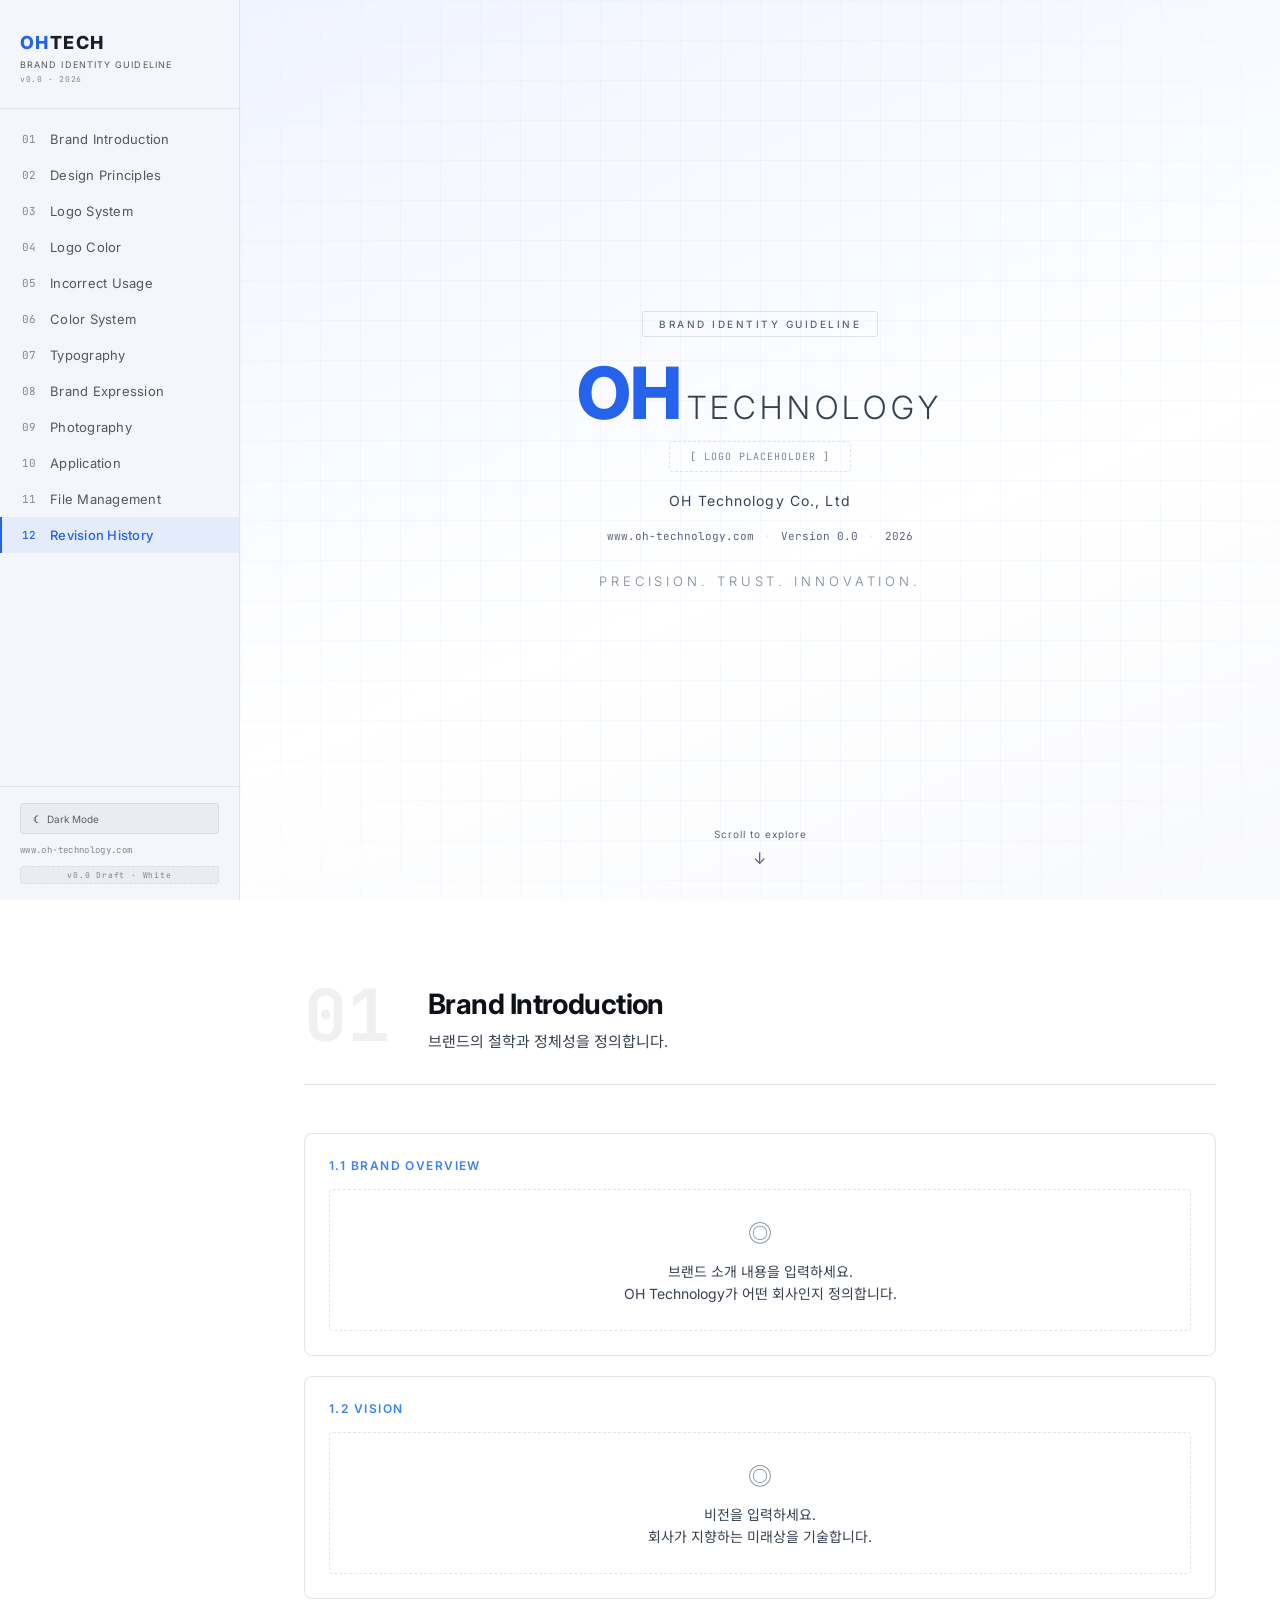
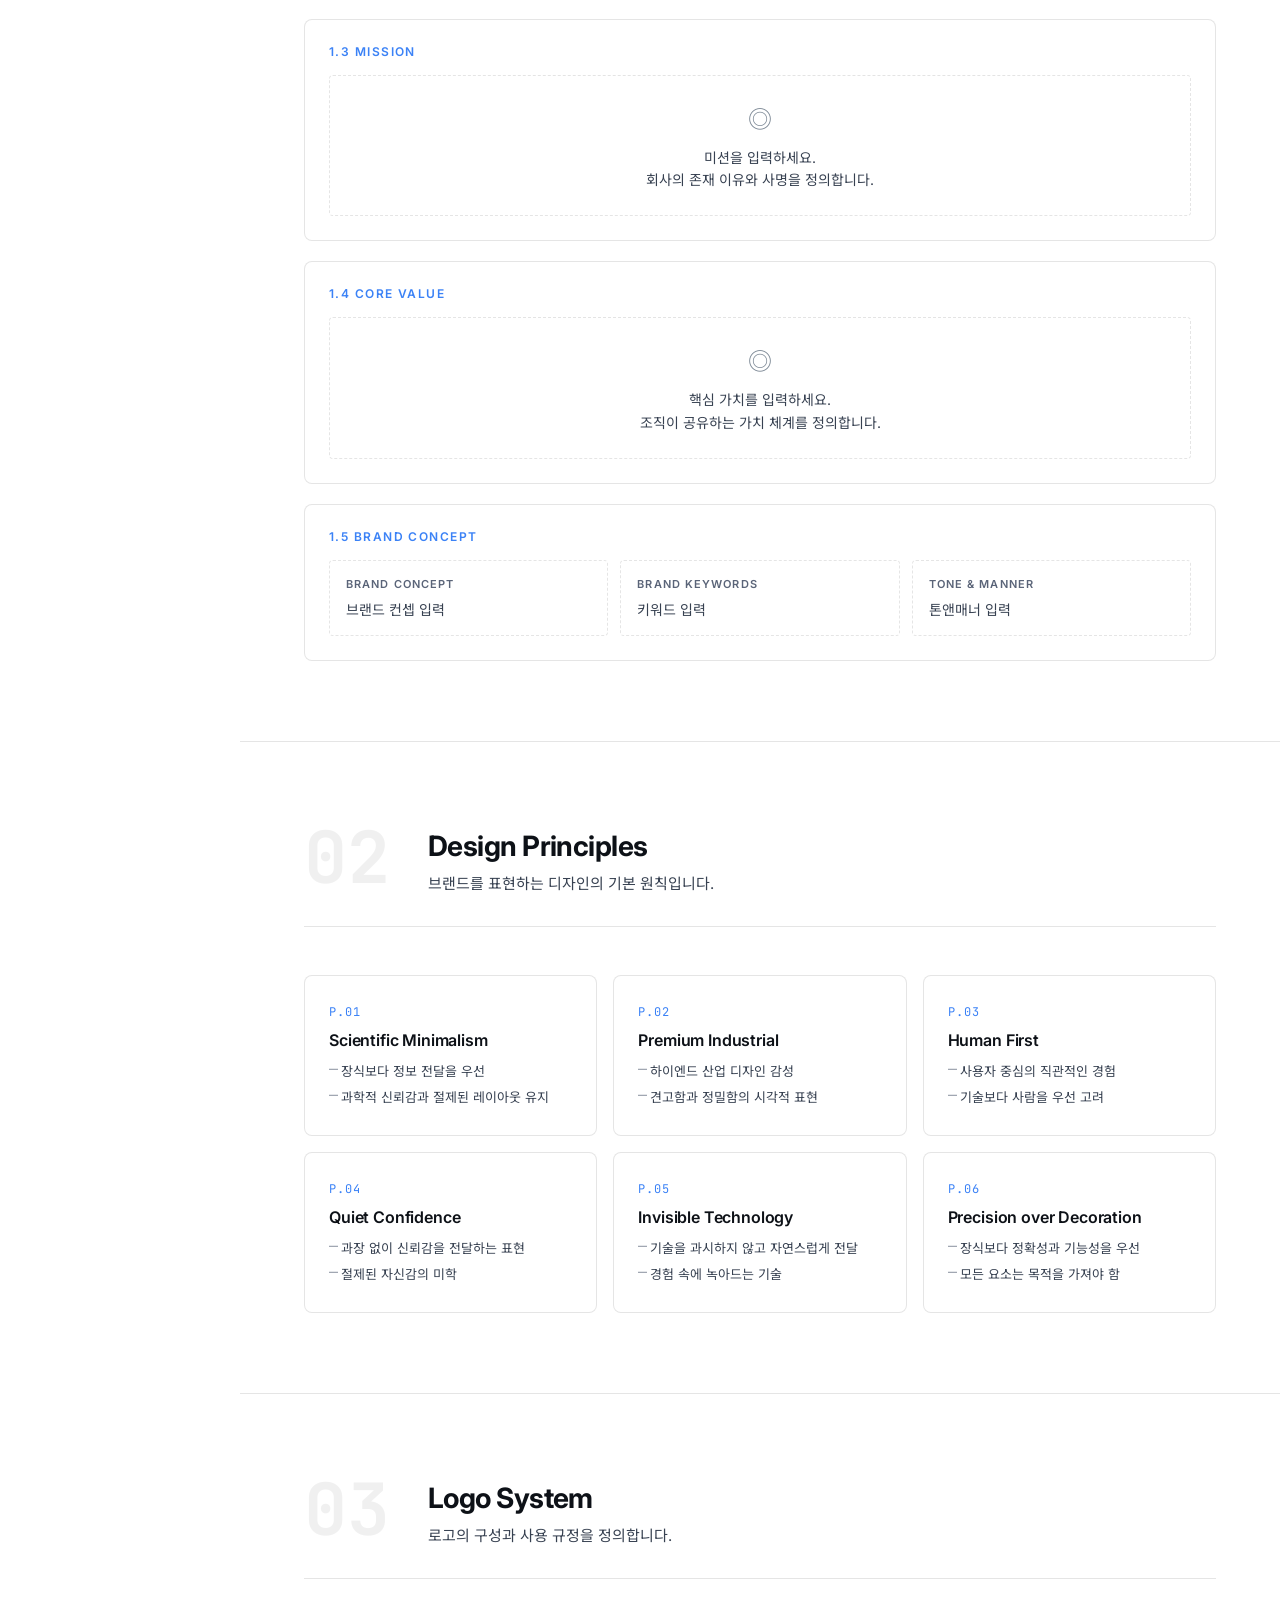
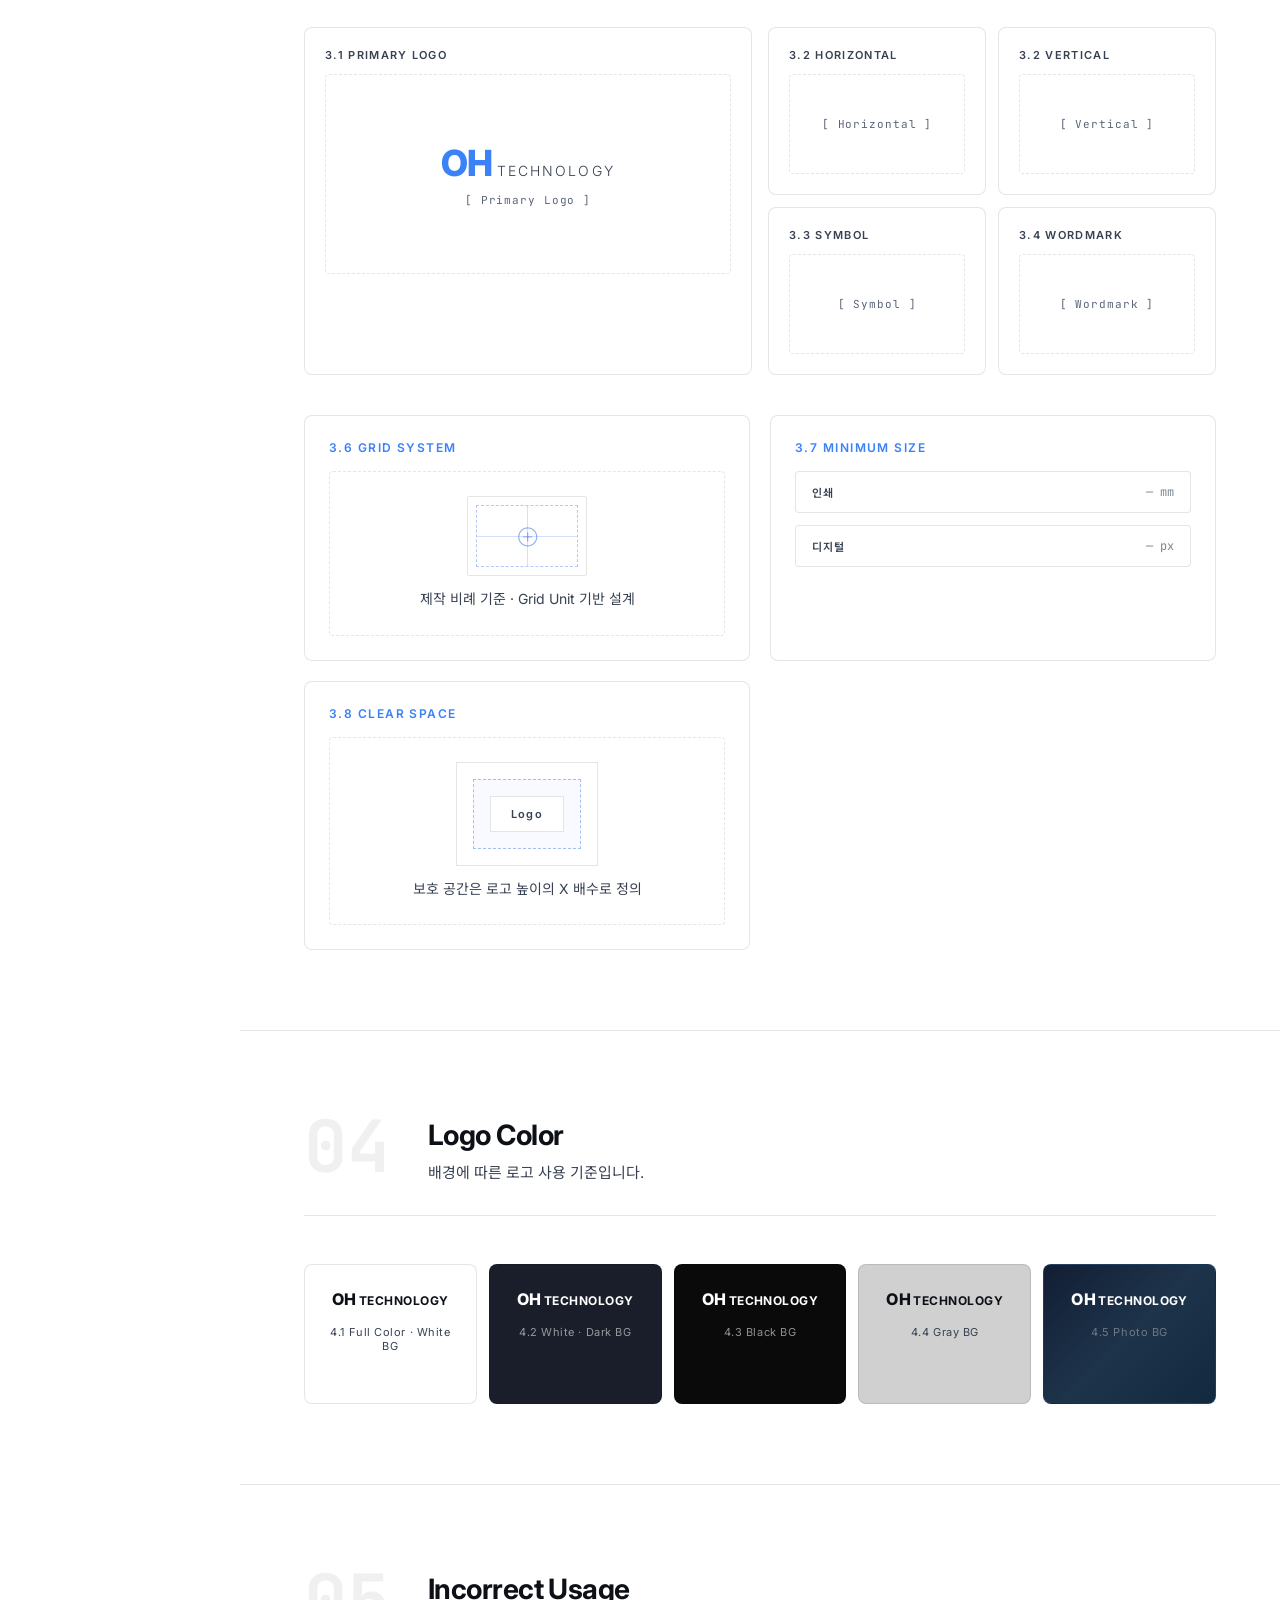
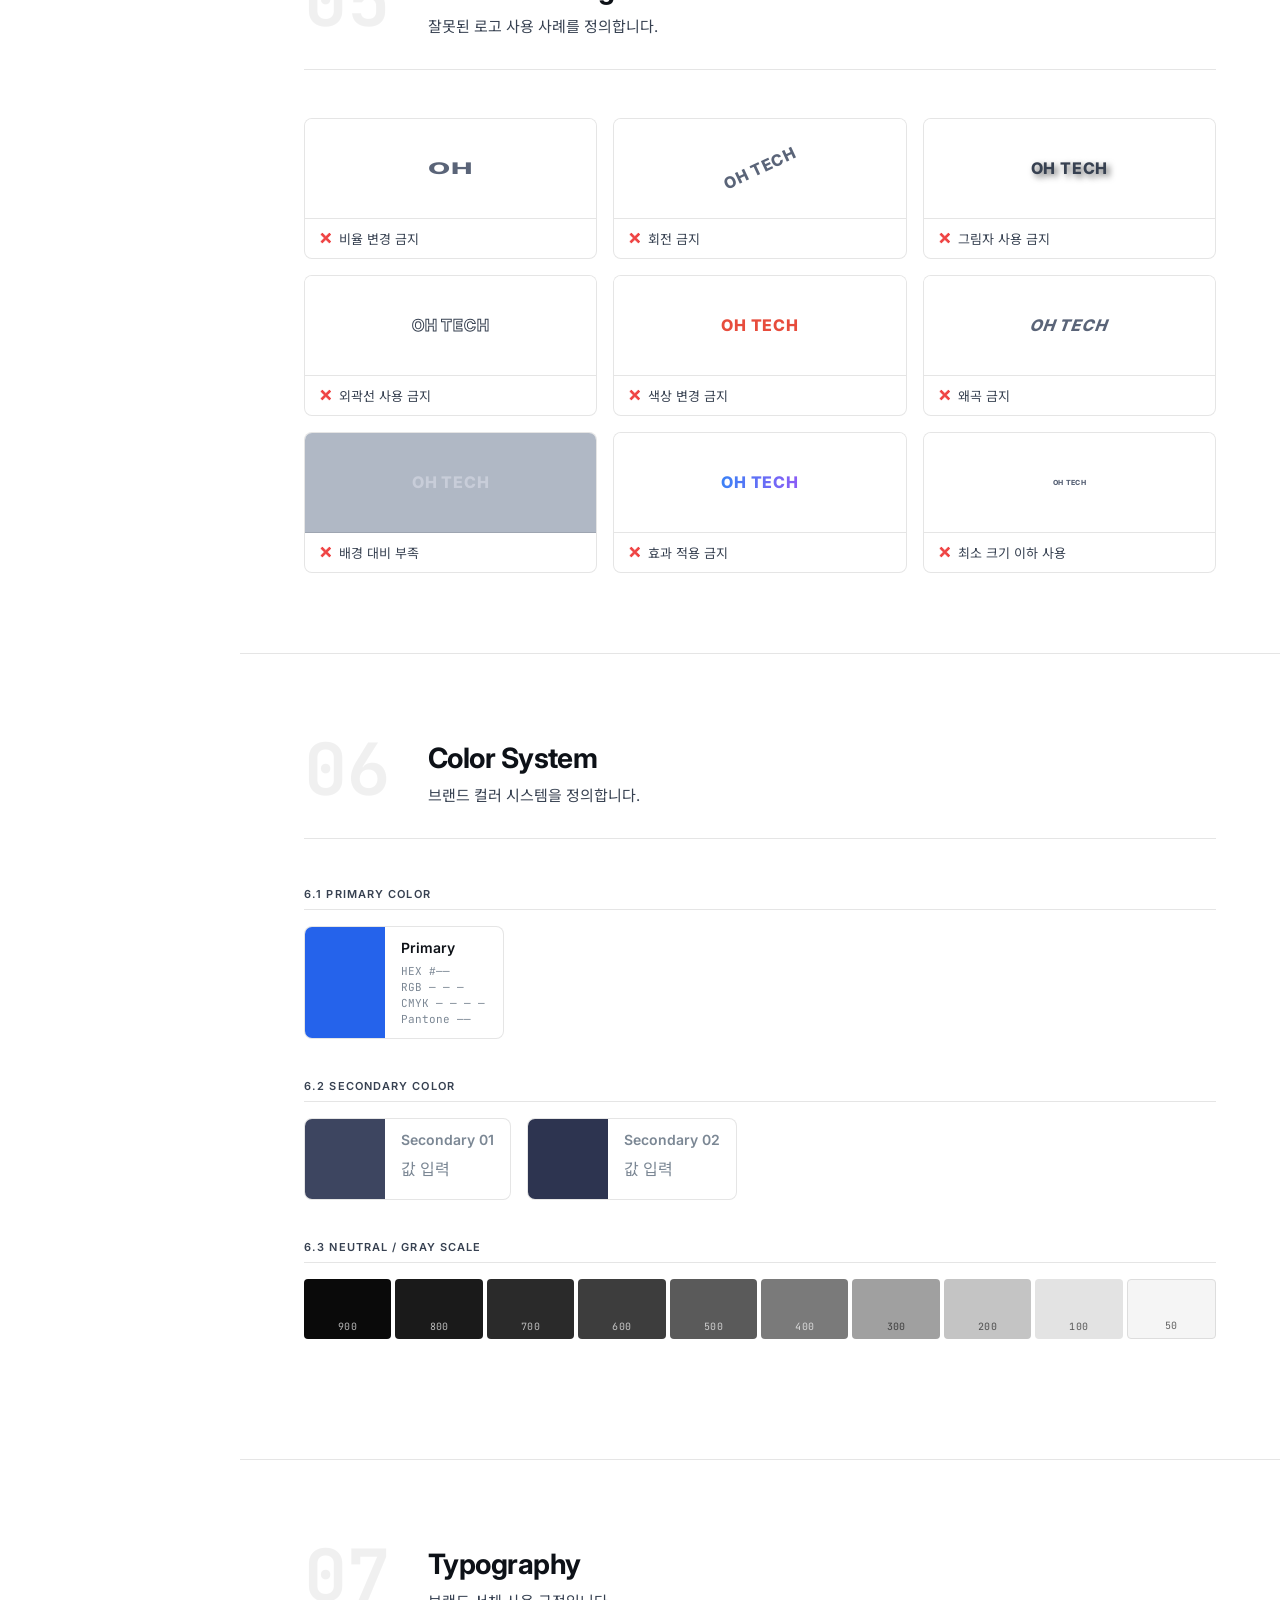
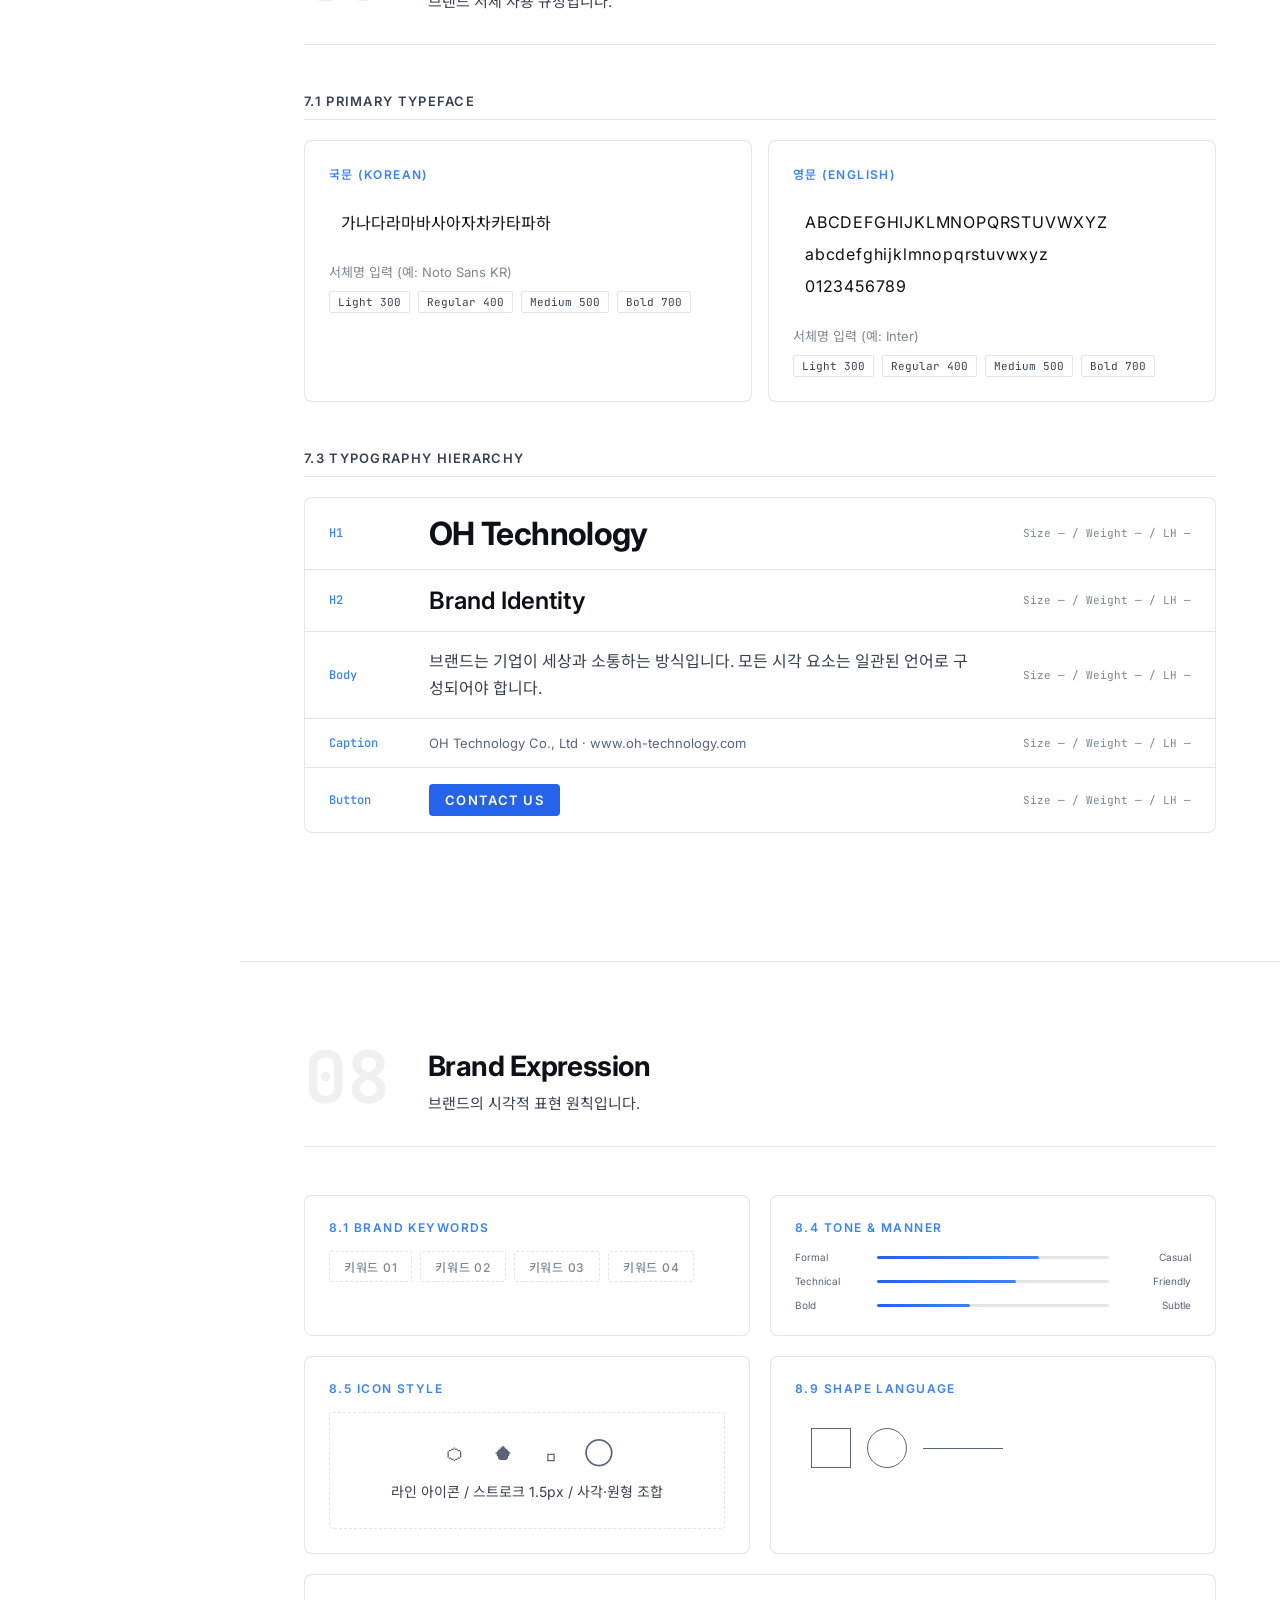
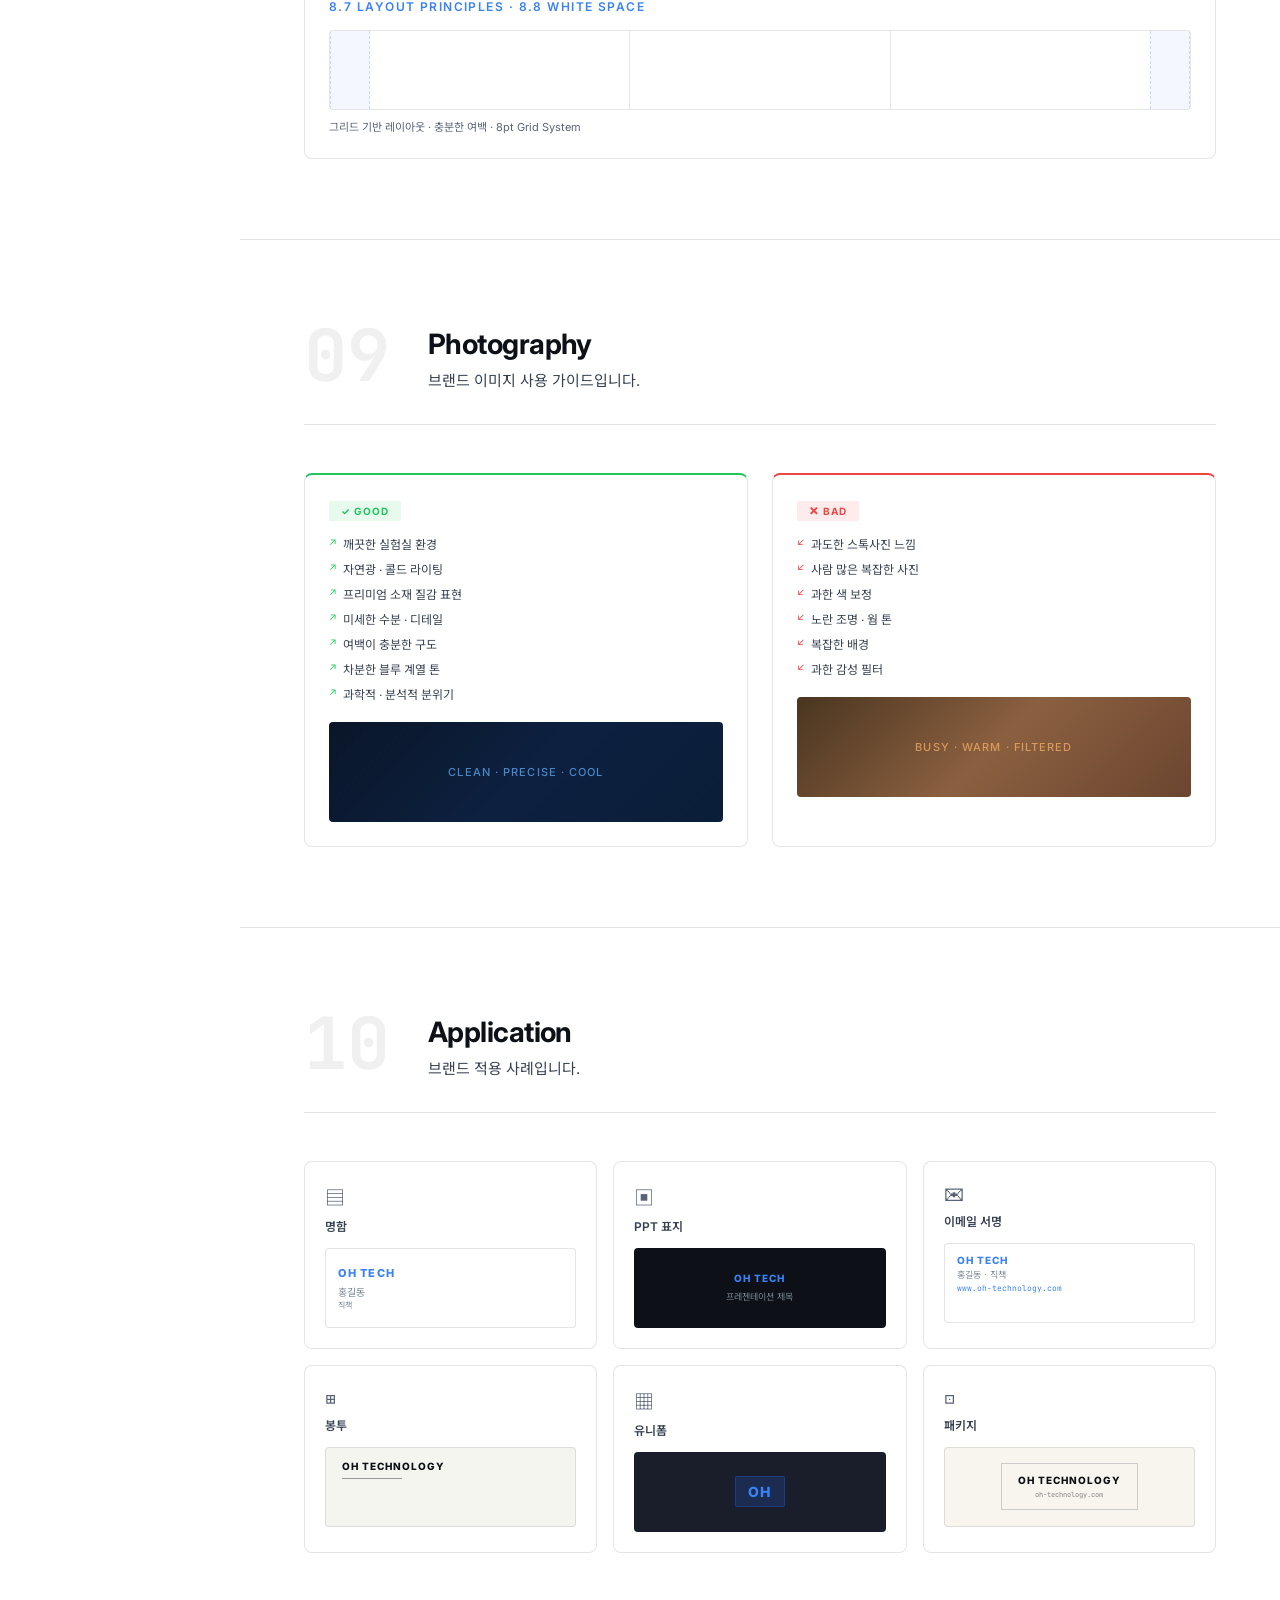
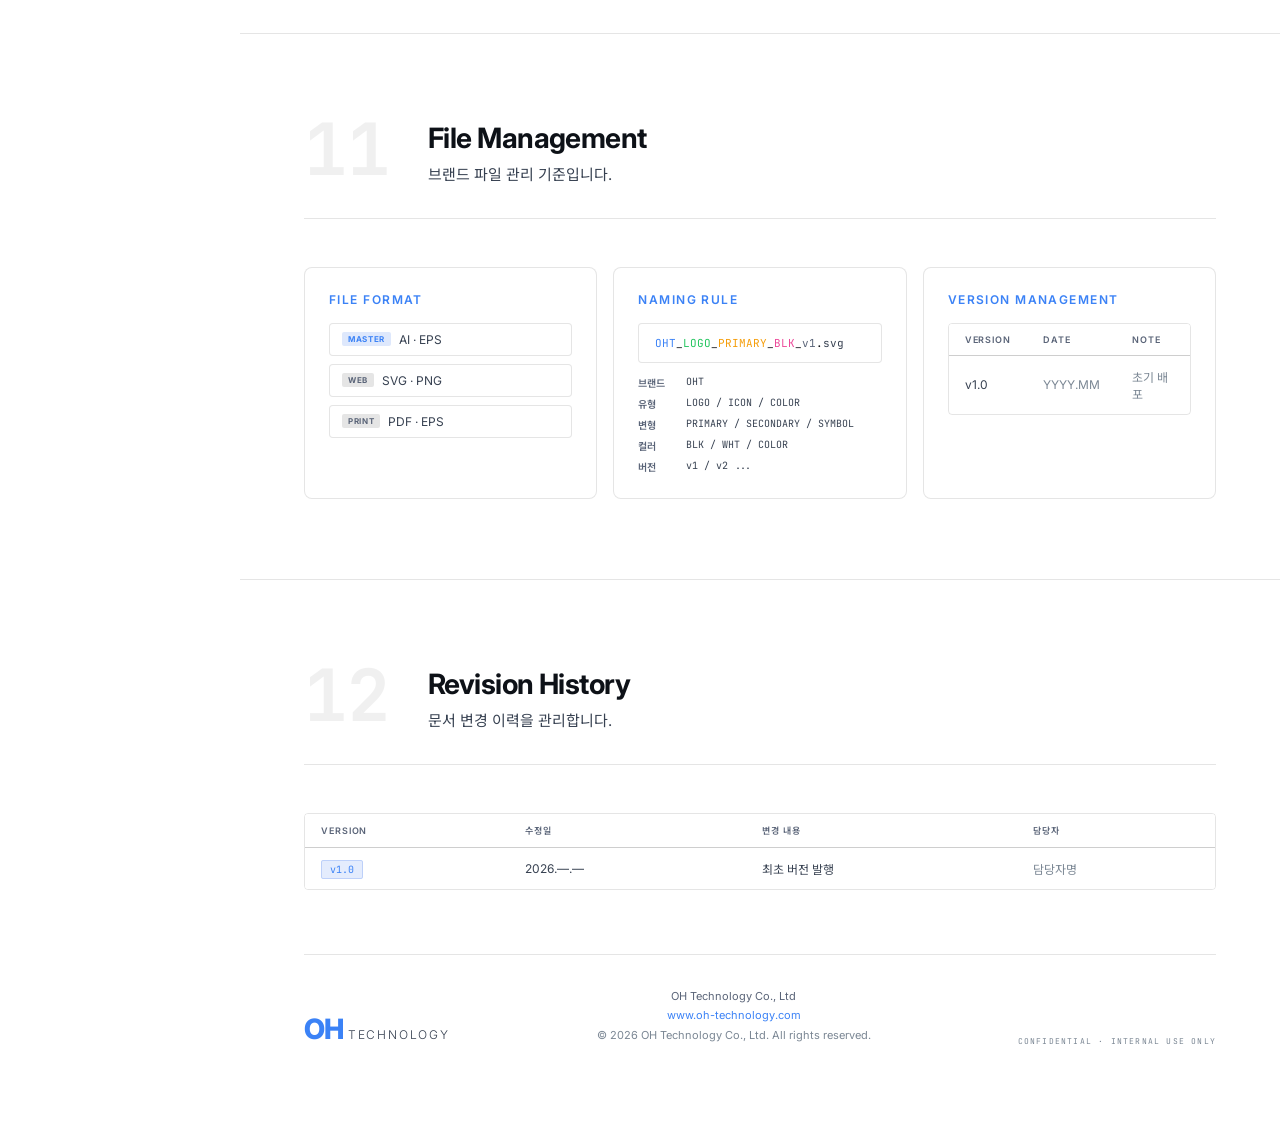
<file: index.html>
<!DOCTYPE html>
<html lang="ko">
<head>
  <meta charset="UTF-8" />
  <meta name="viewport" content="width=device-width, initial-scale=1.0" />
  <title>CI Manual — OH Technology Co., Ltd</title>
  <meta name="description" content="OH Technology Co., Ltd Brand Identity Guideline. 브랜드 아이덴티티 가이드라인 공식 문서." />
  <link rel="preconnect" href="https://fonts.googleapis.com" />
  <link rel="preconnect" href="https://fonts.gstatic.com" crossorigin />
  <link href="https://fonts.googleapis.com/css2?family=Inter:wght@300;400;500;600;700;800&family=JetBrains+Mono:wght@400;500&family=Noto+Sans+KR:wght@300;400;500;700&display=swap" rel="stylesheet" />
  <link rel="stylesheet" href="style.css" />
</head>
<body data-theme="light">

  <!-- ── SIDEBAR ─────────────────────────────────────── -->
  <aside class="sidebar" id="sidebar">
    <div class="sidebar-header">
      <div class="brand-wordmark">
        <span class="brand-oh">OH</span><span class="brand-tech">TECH</span>
      </div>
      <div class="brand-sub">Brand Identity Guideline</div>
      <div class="brand-version">v0.0 · 2026</div>
    </div>

    <nav class="sidebar-nav">
      <a href="#s01" class="nav-item active" data-section="s01">
        <span class="nav-num">01</span>
        <span class="nav-label">Brand Introduction</span>
      </a>
      <a href="#s02" class="nav-item" data-section="s02">
        <span class="nav-num">02</span>
        <span class="nav-label">Design Principles</span>
      </a>
      <a href="#s03" class="nav-item" data-section="s03">
        <span class="nav-num">03</span>
        <span class="nav-label">Logo System</span>
      </a>
      <a href="#s04" class="nav-item" data-section="s04">
        <span class="nav-num">04</span>
        <span class="nav-label">Logo Color</span>
      </a>
      <a href="#s05" class="nav-item" data-section="s05">
        <span class="nav-num">05</span>
        <span class="nav-label">Incorrect Usage</span>
      </a>
      <a href="#s06" class="nav-item" data-section="s06">
        <span class="nav-num">06</span>
        <span class="nav-label">Color System</span>
      </a>
      <a href="#s07" class="nav-item" data-section="s07">
        <span class="nav-num">07</span>
        <span class="nav-label">Typography</span>
      </a>
      <a href="#s08" class="nav-item" data-section="s08">
        <span class="nav-num">08</span>
        <span class="nav-label">Brand Expression</span>
      </a>
      <a href="#s09" class="nav-item" data-section="s09">
        <span class="nav-num">09</span>
        <span class="nav-label">Photography</span>
      </a>
      <a href="#s10" class="nav-item" data-section="s10">
        <span class="nav-num">10</span>
        <span class="nav-label">Application</span>
      </a>
      <a href="#s11" class="nav-item" data-section="s11">
        <span class="nav-num">11</span>
        <span class="nav-label">File Management</span>
      </a>
      <a href="#s12" class="nav-item" data-section="s12">
        <span class="nav-num">12</span>
        <span class="nav-label">Revision History</span>
      </a>
    </nav>

    <div class="sidebar-footer">
      <button class="theme-toggle" id="themeToggle" aria-label="테마 전환">
        <span class="toggle-icon" id="toggleIcon">☀</span>
        <span id="toggleLabel">Light Mode</span>
      </button>
      <a class="site-url" href="https://www.oh-technology.com" target="_blank">www.oh-technology.com</a>
      <div class="sidebar-temp-badge">v0.0 Draft · White</div>
    </div>
  </aside>

  <!-- ── MOBILE HAMBURGER ─────────────────────────────── -->
  <button class="hamburger" id="hamburger" aria-label="메뉴 열기">
    <span></span><span></span><span></span>
  </button>
  <div class="sidebar-overlay" id="sidebarOverlay"></div>

  <!-- ── MAIN CONTENT ─────────────────────────────────── -->
  <main class="main">

    <!-- ── COVER PAGE ──────────────────────────────────── -->
    <section class="cover-page" id="cover">
      <div class="cover-bg-grid"></div>
      <div class="cover-content">
        <div class="cover-label">Brand Identity Guideline</div>
        <div class="cover-logo-area">
          <div class="cover-logo-wordmark">
            <span class="cover-oh">OH</span>
            <span class="cover-technology">Technology</span>
          </div>
          <div class="cover-logo-placeholder">[ LOGO PLACEHOLDER ]</div>
        </div>
        <div class="cover-company">OH Technology Co., Ltd</div>
        <div class="cover-meta">
          <span>www.oh-technology.com</span>
          <span class="meta-sep">·</span>
          <span>Version 0.0</span>
          <span class="meta-sep">·</span>
          <span>2026</span>
        </div>
        <div class="cover-tagline">Precision. Trust. Innovation.</div>
      </div>
      <div class="cover-scroll-hint">
        <span>Scroll to explore</span>
        <div class="scroll-arrow">↓</div>
      </div>
    </section>

    <!-- ── SECTION 01 ─────────────────────────────────── -->
    <section class="content-section" id="s01">
      <div class="section-header">
        <div class="section-num-large">01</div>
        <div class="section-title-group">
          <h1 class="section-title">Brand Introduction</h1>
          <p class="section-desc">브랜드의 철학과 정체성을 정의합니다.</p>
        </div>
      </div>

      <div class="content-grid one-col">
        <div class="content-card">
          <div class="card-label">1.1 Brand Overview</div>
          <div class="card-placeholder-block">
            <div class="placeholder-icon">◎</div>
            <p>브랜드 소개 내용을 입력하세요.<br/>OH Technology가 어떤 회사인지 정의합니다.</p>
          </div>
        </div>

        <div class="content-card">
          <div class="card-label">1.2 Vision</div>
          <div class="card-placeholder-block">
            <div class="placeholder-icon">◎</div>
            <p>비전을 입력하세요.<br/>회사가 지향하는 미래상을 기술합니다.</p>
          </div>
        </div>

        <div class="content-card">
          <div class="card-label">1.3 Mission</div>
          <div class="card-placeholder-block">
            <div class="placeholder-icon">◎</div>
            <p>미션을 입력하세요.<br/>회사의 존재 이유와 사명을 정의합니다.</p>
          </div>
        </div>

        <div class="content-card">
          <div class="card-label">1.4 Core Value</div>
          <div class="card-placeholder-block">
            <div class="placeholder-icon">◎</div>
            <p>핵심 가치를 입력하세요.<br/>조직이 공유하는 가치 체계를 정의합니다.</p>
          </div>
        </div>

        <div class="content-card full-width">
          <div class="card-label">1.5 Brand Concept</div>
          <div class="three-col">
            <div class="mini-card">
              <div class="mini-label">Brand Concept</div>
              <div class="mini-placeholder">브랜드 컨셉 입력</div>
            </div>
            <div class="mini-card">
              <div class="mini-label">Brand Keywords</div>
              <div class="mini-placeholder">키워드 입력</div>
            </div>
            <div class="mini-card">
              <div class="mini-label">Tone &amp; Manner</div>
              <div class="mini-placeholder">톤앤매너 입력</div>
            </div>
          </div>
        </div>
      </div>
    </section>

    <!-- ── SECTION 02 ─────────────────────────────────── -->
    <section class="content-section" id="s02">
      <div class="section-header">
        <div class="section-num-large">02</div>
        <div class="section-title-group">
          <h2 class="section-title">Design Principles</h2>
          <p class="section-desc">브랜드를 표현하는 디자인의 기본 원칙입니다.</p>
        </div>
      </div>

      <div class="principles-grid">
        <div class="principle-card">
          <div class="principle-num">P.01</div>
          <div class="principle-name">Scientific Minimalism</div>
          <ul class="principle-list">
            <li>장식보다 정보 전달을 우선</li>
            <li>과학적 신뢰감과 절제된 레이아웃 유지</li>
          </ul>
        </div>
        <div class="principle-card">
          <div class="principle-num">P.02</div>
          <div class="principle-name">Premium Industrial</div>
          <ul class="principle-list">
            <li>하이엔드 산업 디자인 감성</li>
            <li>견고함과 정밀함의 시각적 표현</li>
          </ul>
        </div>
        <div class="principle-card">
          <div class="principle-num">P.03</div>
          <div class="principle-name">Human First</div>
          <ul class="principle-list">
            <li>사용자 중심의 직관적인 경험</li>
            <li>기술보다 사람을 우선 고려</li>
          </ul>
        </div>
        <div class="principle-card">
          <div class="principle-num">P.04</div>
          <div class="principle-name">Quiet Confidence</div>
          <ul class="principle-list">
            <li>과장 없이 신뢰감을 전달하는 표현</li>
            <li>절제된 자신감의 미학</li>
          </ul>
        </div>
        <div class="principle-card">
          <div class="principle-num">P.05</div>
          <div class="principle-name">Invisible Technology</div>
          <ul class="principle-list">
            <li>기술을 과시하지 않고 자연스럽게 전달</li>
            <li>경험 속에 녹아드는 기술</li>
          </ul>
        </div>
        <div class="principle-card">
          <div class="principle-num">P.06</div>
          <div class="principle-name">Precision over Decoration</div>
          <ul class="principle-list">
            <li>장식보다 정확성과 기능성을 우선</li>
            <li>모든 요소는 목적을 가져야 함</li>
          </ul>
        </div>
      </div>
    </section>

    <!-- ── SECTION 03 ─────────────────────────────────── -->
    <section class="content-section" id="s03">
      <div class="section-header">
        <div class="section-num-large">03</div>
        <div class="section-title-group">
          <h2 class="section-title">Logo System</h2>
          <p class="section-desc">로고의 구성과 사용 규정을 정의합니다.</p>
        </div>
      </div>

      <div class="logo-system-grid">
        <div class="logo-preview-card primary">
          <div class="logo-card-label">3.1 Primary Logo</div>
          <div class="logo-box large">
            <div class="logo-placeholder-wm">
              <span class="lp-oh">OH</span><span class="lp-tech">TECHNOLOGY</span>
            </div>
            <div class="logo-placeholder-tag">[ Primary Logo ]</div>
          </div>
        </div>

        <div class="logo-grid-sub">
          <div class="logo-preview-card">
            <div class="logo-card-label">3.2 Horizontal</div>
            <div class="logo-box medium">
              <div class="logo-placeholder-tag">[ Horizontal ]</div>
            </div>
          </div>
          <div class="logo-preview-card">
            <div class="logo-card-label">3.2 Vertical</div>
            <div class="logo-box medium">
              <div class="logo-placeholder-tag">[ Vertical ]</div>
            </div>
          </div>
          <div class="logo-preview-card">
            <div class="logo-card-label">3.3 Symbol</div>
            <div class="logo-box medium">
              <div class="logo-placeholder-tag">[ Symbol ]</div>
            </div>
          </div>
          <div class="logo-preview-card">
            <div class="logo-card-label">3.4 Wordmark</div>
            <div class="logo-box medium">
              <div class="logo-placeholder-tag">[ Wordmark ]</div>
            </div>
          </div>
        </div>
      </div>

      <div class="content-grid mt-40">
        <div class="content-card">
          <div class="card-label">3.6 Grid System</div>
          <div class="card-placeholder-block">
            <div class="grid-demo">
              <div class="grid-demo-inner">
                <div class="grid-x"></div>
                <div class="grid-y"></div>
                <div class="grid-center-mark">⊕</div>
              </div>
            </div>
            <p>제작 비례 기준 · Grid Unit 기반 설계</p>
          </div>
        </div>

        <div class="content-card">
          <div class="card-label">3.7 Minimum Size</div>
          <div class="size-spec-list">
            <div class="size-spec-item">
              <span class="spec-type">인쇄</span>
              <span class="spec-value placeholder-text">— mm</span>
            </div>
            <div class="size-spec-item">
              <span class="spec-type">디지털</span>
              <span class="spec-value placeholder-text">— px</span>
            </div>
          </div>
        </div>

        <div class="content-card">
          <div class="card-label">3.8 Clear Space</div>
          <div class="card-placeholder-block">
            <div class="clearspace-demo">
              <div class="cs-outer">
                <div class="cs-inner">Logo</div>
              </div>
            </div>
            <p>보호 공간은 로고 높이의 X 배수로 정의</p>
          </div>
        </div>
      </div>
    </section>

    <!-- ── SECTION 04 ─────────────────────────────────── -->
    <section class="content-section" id="s04">
      <div class="section-header">
        <div class="section-num-large">04</div>
        <div class="section-title-group">
          <h2 class="section-title">Logo Color</h2>
          <p class="section-desc">배경에 따른 로고 사용 기준입니다.</p>
        </div>
      </div>

      <div class="logo-color-grid">
        <div class="lc-card bg-white">
          <div class="lc-logo dark">
            <span class="lc-oh">OH</span><span>TECHNOLOGY</span>
          </div>
          <div class="lc-label">4.1 Full Color · White BG</div>
        </div>
        <div class="lc-card bg-dark">
          <div class="lc-logo white">
            <span class="lc-oh">OH</span><span>TECHNOLOGY</span>
          </div>
          <div class="lc-label light-text">4.2 White · Dark BG</div>
        </div>
        <div class="lc-card bg-black">
          <div class="lc-logo white">
            <span class="lc-oh">OH</span><span>TECHNOLOGY</span>
          </div>
          <div class="lc-label light-text">4.3 Black BG</div>
        </div>
        <div class="lc-card bg-gray">
          <div class="lc-logo dark">
            <span class="lc-oh">OH</span><span>TECHNOLOGY</span>
          </div>
          <div class="lc-label">4.4 Gray BG</div>
        </div>
        <div class="lc-card bg-photo">
          <div class="lc-overlay"></div>
          <div class="lc-logo white overlay-logo">
            <span class="lc-oh">OH</span><span>TECHNOLOGY</span>
          </div>
          <div class="lc-label light-text">4.5 Photo BG</div>
        </div>
      </div>
    </section>

    <!-- ── SECTION 05 ─────────────────────────────────── -->
    <section class="content-section" id="s05">
      <div class="section-header">
        <div class="section-num-large">05</div>
        <div class="section-title-group">
          <h2 class="section-title">Incorrect Usage</h2>
          <p class="section-desc">잘못된 로고 사용 사례를 정의합니다.</p>
        </div>
      </div>

      <div class="incorrect-grid">
        <div class="incorrect-card">
          <div class="ic-visual ratio-demo">
            <div class="ic-logo stretched">OH</div>
          </div>
          <div class="ic-rule">
            <span class="ic-x">✕</span> 비율 변경 금지
          </div>
        </div>
        <div class="incorrect-card">
          <div class="ic-visual">
            <div class="ic-logo rotated">OH TECH</div>
          </div>
          <div class="ic-rule"><span class="ic-x">✕</span> 회전 금지</div>
        </div>
        <div class="incorrect-card">
          <div class="ic-visual">
            <div class="ic-logo shadowed">OH TECH</div>
          </div>
          <div class="ic-rule"><span class="ic-x">✕</span> 그림자 사용 금지</div>
        </div>
        <div class="incorrect-card">
          <div class="ic-visual">
            <div class="ic-logo outlined">OH TECH</div>
          </div>
          <div class="ic-rule"><span class="ic-x">✕</span> 외곽선 사용 금지</div>
        </div>
        <div class="incorrect-card">
          <div class="ic-visual">
            <div class="ic-logo colored">OH TECH</div>
          </div>
          <div class="ic-rule"><span class="ic-x">✕</span> 색상 변경 금지</div>
        </div>
        <div class="incorrect-card">
          <div class="ic-visual">
            <div class="ic-logo distorted">OH TECH</div>
          </div>
          <div class="ic-rule"><span class="ic-x">✕</span> 왜곡 금지</div>
        </div>
        <div class="incorrect-card">
          <div class="ic-visual bg-conflict">
            <div class="ic-logo">OH TECH</div>
          </div>
          <div class="ic-rule"><span class="ic-x">✕</span> 배경 대비 부족</div>
        </div>
        <div class="incorrect-card">
          <div class="ic-visual">
            <div class="ic-logo with-fx">OH TECH</div>
          </div>
          <div class="ic-rule"><span class="ic-x">✕</span> 효과 적용 금지</div>
        </div>
        <div class="incorrect-card">
          <div class="ic-visual">
            <div class="ic-logo too-small">OH TECH</div>
          </div>
          <div class="ic-rule"><span class="ic-x">✕</span> 최소 크기 이하 사용</div>
        </div>
      </div>
    </section>

    <!-- ── SECTION 06 ─────────────────────────────────── -->
    <section class="content-section" id="s06">
      <div class="section-header">
        <div class="section-num-large">06</div>
        <div class="section-title-group">
          <h2 class="section-title">Color System</h2>
          <p class="section-desc">브랜드 컬러 시스템을 정의합니다.</p>
        </div>
      </div>

      <div class="color-section-block">
        <div class="color-block-title">6.1 Primary Color</div>
        <div class="color-swatches">
          <div class="swatch primary-swatch">
            <div class="swatch-color" style="background: var(--accent)"></div>
            <div class="swatch-info">
              <div class="swatch-name">Primary</div>
              <div class="swatch-values">
                <div class="swatch-row placeholder-text">HEX #——</div>
                <div class="swatch-row placeholder-text">RGB — — —</div>
                <div class="swatch-row placeholder-text">CMYK — — — —</div>
                <div class="swatch-row placeholder-text">Pantone ——</div>
              </div>
            </div>
          </div>
        </div>
      </div>

      <div class="color-section-block">
        <div class="color-block-title">6.2 Secondary Color</div>
        <div class="color-swatches">
          <div class="swatch">
            <div class="swatch-color placeholder-color"></div>
            <div class="swatch-info">
              <div class="swatch-name placeholder-text">Secondary 01</div>
              <div class="swatch-values placeholder-text">값 입력</div>
            </div>
          </div>
          <div class="swatch">
            <div class="swatch-color placeholder-color-2"></div>
            <div class="swatch-info">
              <div class="swatch-name placeholder-text">Secondary 02</div>
              <div class="swatch-values placeholder-text">값 입력</div>
            </div>
          </div>
        </div>
      </div>

      <div class="color-section-block">
        <div class="color-block-title">6.3 Neutral / Gray Scale</div>
        <div class="gray-scale-row">
          <div class="gs-chip" style="background:#0a0a0a"><span>900</span></div>
          <div class="gs-chip" style="background:#1a1a1a"><span>800</span></div>
          <div class="gs-chip" style="background:#2a2a2a"><span>700</span></div>
          <div class="gs-chip" style="background:#3d3d3d"><span>600</span></div>
          <div class="gs-chip" style="background:#5a5a5a"><span>500</span></div>
          <div class="gs-chip" style="background:#7a7a7a"><span>400</span></div>
          <div class="gs-chip" style="background:#a0a0a0"><span class="dark-text">300</span></div>
          <div class="gs-chip" style="background:#c4c4c4"><span class="dark-text">200</span></div>
          <div class="gs-chip" style="background:#e3e3e3"><span class="dark-text">100</span></div>
          <div class="gs-chip" style="background:#f5f5f5; border:1px solid #ddd"><span class="dark-text">50</span></div>
        </div>
      </div>
    </section>

    <!-- ── SECTION 07 ─────────────────────────────────── -->
    <section class="content-section" id="s07">
      <div class="section-header">
        <div class="section-num-large">07</div>
        <div class="section-title-group">
          <h2 class="section-title">Typography</h2>
          <p class="section-desc">브랜드 서체 사용 규정입니다.</p>
        </div>
      </div>

      <div class="typo-block">
        <div class="typo-section-title">7.1 Primary Typeface</div>
        <div class="typo-grid">
          <div class="typo-card">
            <div class="typo-face-label">국문 (Korean)</div>
            <div class="typo-sample kr">가나다라마바사아자차카타파하</div>
            <div class="typo-face-name placeholder-text">서체명 입력 (예: Noto Sans KR)</div>
            <div class="typo-weights">
              <span>Light 300</span>
              <span>Regular 400</span>
              <span>Medium 500</span>
              <span>Bold 700</span>
            </div>
          </div>
          <div class="typo-card">
            <div class="typo-face-label">영문 (English)</div>
            <div class="typo-sample en">ABCDEFGHIJKLMNOPQRSTUVWXYZ<br/>abcdefghijklmnopqrstuvwxyz<br/>0123456789</div>
            <div class="typo-face-name placeholder-text">서체명 입력 (예: Inter)</div>
            <div class="typo-weights">
              <span>Light 300</span>
              <span>Regular 400</span>
              <span>Medium 500</span>
              <span>Bold 700</span>
            </div>
          </div>
        </div>
      </div>

      <div class="typo-block">
        <div class="typo-section-title">7.3 Typography Hierarchy</div>
        <div class="typo-hierarchy">
          <div class="th-row">
            <div class="th-tag">H1</div>
            <div class="th-sample h1-sample">OH Technology</div>
            <div class="th-spec placeholder-text">Size —  /  Weight —  /  LH —</div>
          </div>
          <div class="th-row">
            <div class="th-tag">H2</div>
            <div class="th-sample h2-sample">Brand Identity</div>
            <div class="th-spec placeholder-text">Size —  /  Weight —  /  LH —</div>
          </div>
          <div class="th-row">
            <div class="th-tag">Body</div>
            <div class="th-sample body-sample">브랜드는 기업이 세상과 소통하는 방식입니다. 모든 시각 요소는 일관된 언어로 구성되어야 합니다.</div>
            <div class="th-spec placeholder-text">Size —  /  Weight —  /  LH —</div>
          </div>
          <div class="th-row">
            <div class="th-tag">Caption</div>
            <div class="th-sample caption-sample">OH Technology Co., Ltd · www.oh-technology.com</div>
            <div class="th-spec placeholder-text">Size —  /  Weight —  /  LH —</div>
          </div>
          <div class="th-row">
            <div class="th-tag">Button</div>
            <div class="th-sample button-sample"><span class="btn-demo">CONTACT US</span></div>
            <div class="th-spec placeholder-text">Size —  /  Weight —  /  LH —</div>
          </div>
        </div>
      </div>
    </section>

    <!-- ── SECTION 08 ─────────────────────────────────── -->
    <section class="content-section" id="s08">
      <div class="section-header">
        <div class="section-num-large">08</div>
        <div class="section-title-group">
          <h2 class="section-title">Brand Expression</h2>
          <p class="section-desc">브랜드의 시각적 표현 원칙입니다.</p>
        </div>
      </div>

      <div class="content-grid">
        <div class="content-card">
          <div class="card-label">8.1 Brand Keywords</div>
          <div class="keyword-chips">
            <span class="kw-chip placeholder-text">키워드 01</span>
            <span class="kw-chip placeholder-text">키워드 02</span>
            <span class="kw-chip placeholder-text">키워드 03</span>
            <span class="kw-chip placeholder-text">키워드 04</span>
          </div>
        </div>

        <div class="content-card">
          <div class="card-label">8.4 Tone &amp; Manner</div>
          <div class="tone-bars">
            <div class="tone-row">
              <span class="tone-l">Formal</span>
              <div class="tone-track"><div class="tone-fill" style="width:70%"></div></div>
              <span class="tone-r">Casual</span>
            </div>
            <div class="tone-row">
              <span class="tone-l">Technical</span>
              <div class="tone-track"><div class="tone-fill" style="width:60%"></div></div>
              <span class="tone-r">Friendly</span>
            </div>
            <div class="tone-row">
              <span class="tone-l">Bold</span>
              <div class="tone-track"><div class="tone-fill" style="width:40%"></div></div>
              <span class="tone-r">Subtle</span>
            </div>
          </div>
        </div>

        <div class="content-card">
          <div class="card-label">8.5 Icon Style</div>
          <div class="card-placeholder-block">
            <div class="icon-demo-row">
              <div class="icon-demo">⬡</div>
              <div class="icon-demo">⬟</div>
              <div class="icon-demo">◻</div>
              <div class="icon-demo">◯</div>
            </div>
            <p>라인 아이콘 / 스트로크 1.5px / 사각·원형 조합</p>
          </div>
        </div>

        <div class="content-card">
          <div class="card-label">8.9 Shape Language</div>
          <div class="shape-demo">
            <div class="shape rect"></div>
            <div class="shape circle"></div>
            <div class="shape line-h"></div>
          </div>
        </div>

        <div class="content-card full-width">
          <div class="card-label">8.7 Layout Principles · 8.8 White Space</div>
          <div class="layout-demo">
            <div class="ld-margin"></div>
            <div class="ld-content">
              <div class="ld-col"></div>
              <div class="ld-col"></div>
              <div class="ld-col"></div>
            </div>
            <div class="ld-margin"></div>
          </div>
          <p class="layout-note">그리드 기반 레이아웃 · 충분한 여백 · 8pt Grid System</p>
        </div>
      </div>
    </section>

    <!-- ── SECTION 09 ─────────────────────────────────── -->
    <section class="content-section" id="s09">
      <div class="section-header">
        <div class="section-num-large">09</div>
        <div class="section-title-group">
          <h2 class="section-title">Photography</h2>
          <p class="section-desc">브랜드 이미지 사용 가이드입니다.</p>
        </div>
      </div>

      <div class="photo-guide-grid">
        <div class="photo-guide-col good">
          <div class="photo-guide-header">
            <span class="guide-badge good-badge">✓ GOOD</span>
          </div>
          <ul class="photo-guide-list">
            <li>깨끗한 실험실 환경</li>
            <li>자연광 · 콜드 라이팅</li>
            <li>프리미엄 소재 질감 표현</li>
            <li>미세한 수분 · 디테일</li>
            <li>여백이 충분한 구도</li>
            <li>차분한 블루 계열 톤</li>
            <li>과학적 · 분석적 분위기</li>
          </ul>
          <div class="photo-preview good-preview">
            <div class="preview-inner">
              <div class="preview-placeholder good-ph">Clean · Precise · Cool</div>
            </div>
          </div>
        </div>

        <div class="photo-guide-col bad">
          <div class="photo-guide-header">
            <span class="guide-badge bad-badge">✕ BAD</span>
          </div>
          <ul class="photo-guide-list bad-list">
            <li>과도한 스톡사진 느낌</li>
            <li>사람 많은 복잡한 사진</li>
            <li>과한 색 보정</li>
            <li>노란 조명 · 웜 톤</li>
            <li>복잡한 배경</li>
            <li>과한 감성 필터</li>
          </ul>
          <div class="photo-preview bad-preview">
            <div class="preview-inner">
              <div class="preview-placeholder bad-ph">Busy · Warm · Filtered</div>
            </div>
          </div>
        </div>
      </div>
    </section>

    <!-- ── SECTION 10 ─────────────────────────────────── -->
    <section class="content-section" id="s10">
      <div class="section-header">
        <div class="section-num-large">10</div>
        <div class="section-title-group">
          <h2 class="section-title">Application</h2>
          <p class="section-desc">브랜드 적용 사례입니다.</p>
        </div>
      </div>

      <div class="app-grid">
        <div class="app-card">
          <div class="app-icon">▤</div>
          <div class="app-name">명함</div>
          <div class="app-preview bcard-preview">
            <div class="bc-front">
              <div class="bc-logo">OH TECH</div>
              <div class="bc-info">
                <div class="bc-name placeholder-text">홍길동</div>
                <div class="bc-title placeholder-text">직책</div>
              </div>
            </div>
          </div>
        </div>
        <div class="app-card">
          <div class="app-icon">▣</div>
          <div class="app-name">PPT 표지</div>
          <div class="app-preview ppt-preview">
            <div class="ppt-inner">
              <div class="ppt-logo">OH TECH</div>
              <div class="ppt-title placeholder-text">프레젠테이션 제목</div>
            </div>
          </div>
        </div>
        <div class="app-card">
          <div class="app-icon">✉</div>
          <div class="app-name">이메일 서명</div>
          <div class="app-preview email-preview">
            <div class="ep-inner">
              <div class="ep-logo">OH TECH</div>
              <div class="ep-name placeholder-text">홍길동 · 직책</div>
              <div class="ep-url">www.oh-technology.com</div>
            </div>
          </div>
        </div>
        <div class="app-card">
          <div class="app-icon">⊞</div>
          <div class="app-name">봉투</div>
          <div class="app-preview envelope-preview">
            <div class="env-inner">
              <div class="env-logo">OH TECHNOLOGY</div>
              <div class="env-line"></div>
            </div>
          </div>
        </div>
        <div class="app-card">
          <div class="app-icon">▦</div>
          <div class="app-name">유니폼</div>
          <div class="app-preview uniform-preview">
            <div class="uni-chest"><div class="uni-logo">OH</div></div>
          </div>
        </div>
        <div class="app-card">
          <div class="app-icon">⊡</div>
          <div class="app-name">패키지</div>
          <div class="app-preview package-preview">
            <div class="pkg-box">
              <div class="pkg-logo">OH TECHNOLOGY</div>
              <div class="pkg-url">oh-technology.com</div>
            </div>
          </div>
        </div>
      </div>
    </section>

    <!-- ── SECTION 11 ─────────────────────────────────── -->
    <section class="content-section" id="s11">
      <div class="section-header">
        <div class="section-num-large">11</div>
        <div class="section-title-group">
          <h2 class="section-title">File Management</h2>
          <p class="section-desc">브랜드 파일 관리 기준입니다.</p>
        </div>
      </div>

      <div class="file-mgmt-grid">
        <div class="fm-card">
          <div class="card-label">File Format</div>
          <div class="format-list">
            <div class="format-item master"><span class="format-badge">MASTER</span>AI · EPS</div>
            <div class="format-item"><span class="format-badge secondary">WEB</span>SVG · PNG</div>
            <div class="format-item"><span class="format-badge secondary">PRINT</span>PDF · EPS</div>
          </div>
        </div>

        <div class="fm-card">
          <div class="card-label">Naming Rule</div>
          <div class="naming-example">
            <div class="naming-code">
              <span class="nc-brand">OHT</span>_<span class="nc-type">LOGO</span>_<span class="nc-variant">PRIMARY</span>_<span class="nc-color">BLK</span>_<span class="nc-ver">v1</span>.<span class="nc-ext">svg</span>
            </div>
            <div class="naming-breakdown">
              <div class="nb-row"><span class="nb-key">브랜드</span><span class="nb-val">OHT</span></div>
              <div class="nb-row"><span class="nb-key">유형</span><span class="nb-val">LOGO / ICON / COLOR</span></div>
              <div class="nb-row"><span class="nb-key">변형</span><span class="nb-val">PRIMARY / SECONDARY / SYMBOL</span></div>
              <div class="nb-row"><span class="nb-key">컬러</span><span class="nb-val">BLK / WHT / COLOR</span></div>
              <div class="nb-row"><span class="nb-key">버전</span><span class="nb-val">v1 / v2 ...</span></div>
            </div>
          </div>
        </div>

        <div class="fm-card">
          <div class="card-label">Version Management</div>
          <div class="version-table-wrap">
            <table class="version-table">
              <thead>
                <tr>
                  <th>Version</th>
                  <th>Date</th>
                  <th>Note</th>
                </tr>
              </thead>
              <tbody>
                <tr>
                  <td>v1.0</td>
                  <td class="placeholder-text">YYYY.MM</td>
                  <td class="placeholder-text">초기 배포</td>
                </tr>
              </tbody>
            </table>
          </div>
        </div>
      </div>
    </section>

    <!-- ── SECTION 12 ─────────────────────────────────── -->
    <section class="content-section" id="s12">
      <div class="section-header">
        <div class="section-num-large">12</div>
        <div class="section-title-group">
          <h2 class="section-title">Revision History</h2>
          <p class="section-desc">문서 변경 이력을 관리합니다.</p>
        </div>
      </div>

      <div class="revision-table-wrap">
        <table class="revision-table">
          <thead>
            <tr>
              <th>Version</th>
              <th>수정일</th>
              <th>변경 내용</th>
              <th>담당자</th>
            </tr>
          </thead>
          <tbody>
            <tr class="current-ver">
              <td><span class="ver-badge">v1.0</span></td>
              <td>2026.—.—</td>
              <td>최초 버전 발행</td>
              <td class="placeholder-text">담당자명</td>
            </tr>
          </tbody>
        </table>
      </div>

      <div class="doc-footer">
        <div class="df-wordmark">
          <span class="df-oh">OH</span><span class="df-tech">TECHNOLOGY</span>
        </div>
        <div class="df-info">
          <p>OH Technology Co., Ltd</p>
          <p><a href="https://www.oh-technology.com" target="_blank">www.oh-technology.com</a></p>
          <p class="placeholder-text">© 2026 OH Technology Co., Ltd. All rights reserved.</p>
        </div>
        <div class="df-confidential">CONFIDENTIAL · INTERNAL USE ONLY</div>
      </div>
    </section>

  </main>

  <script src="script.js"></script>
</body>
</html>
</file>
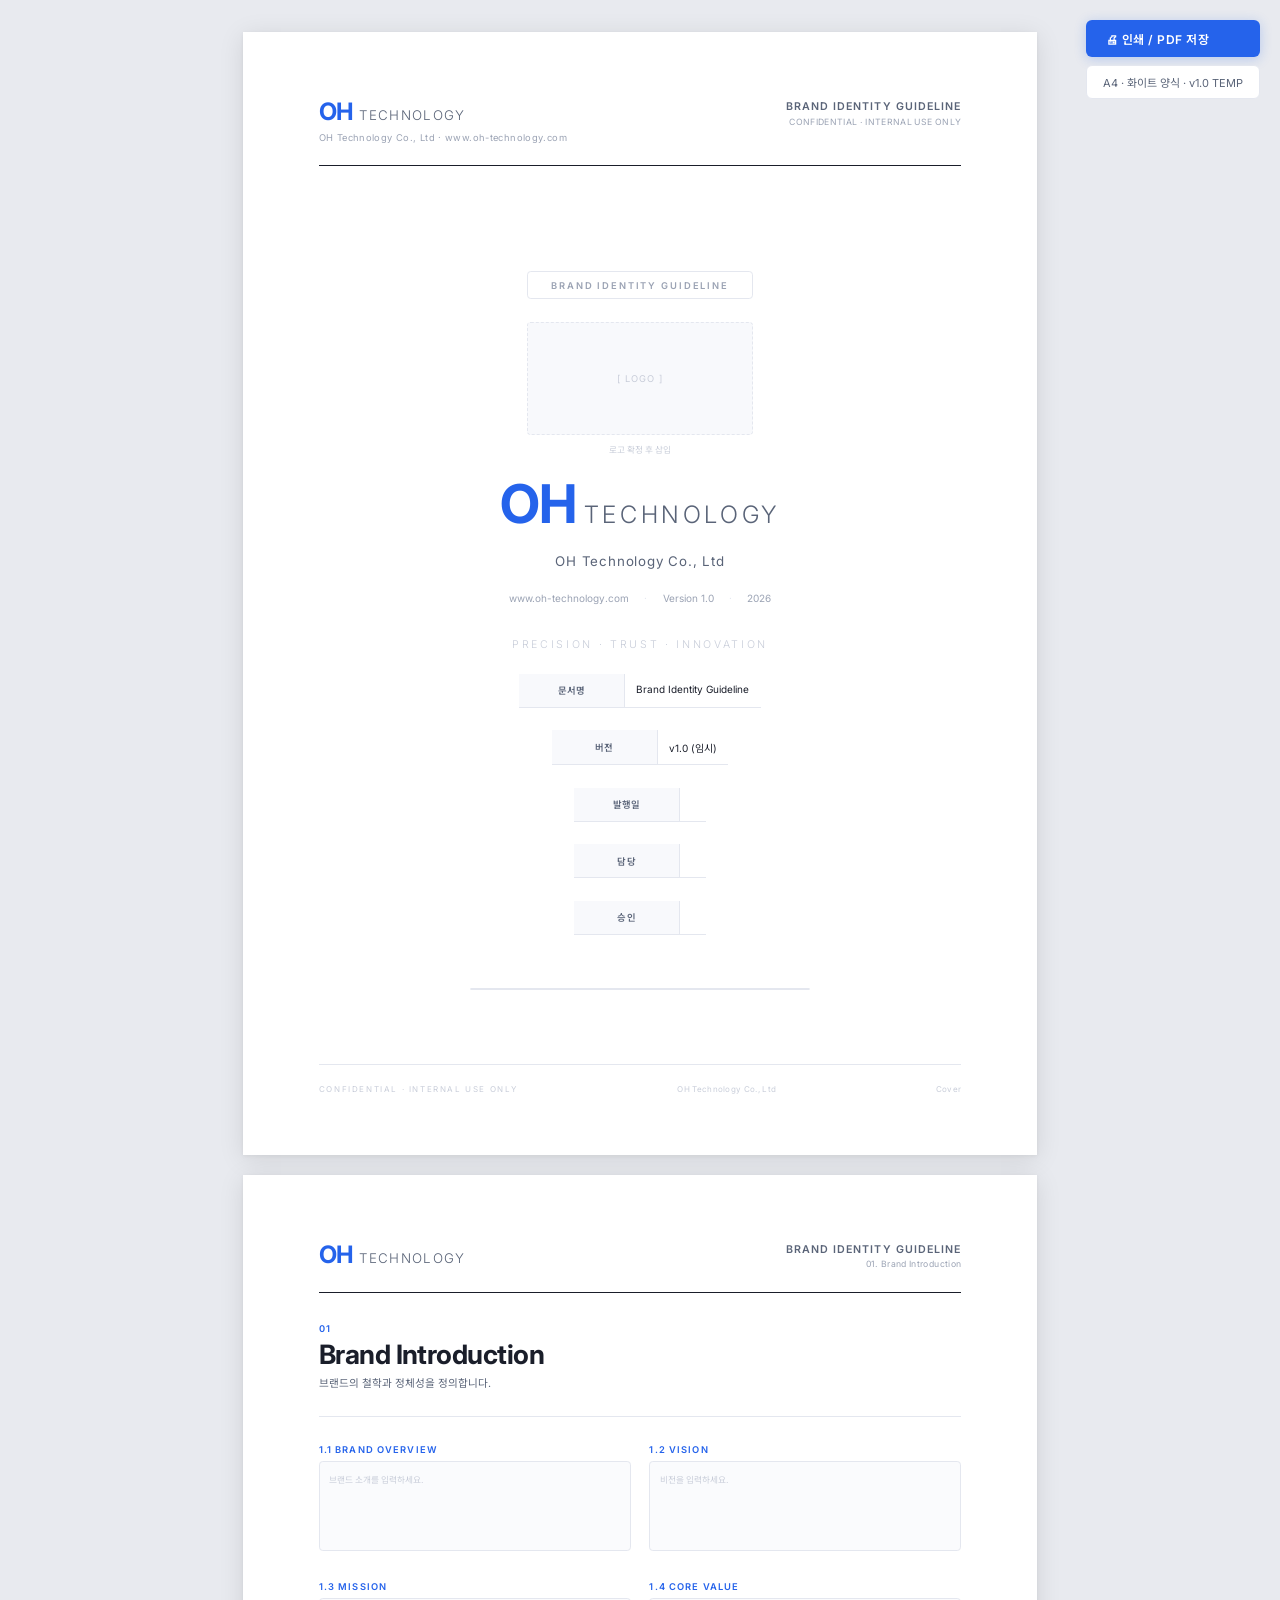
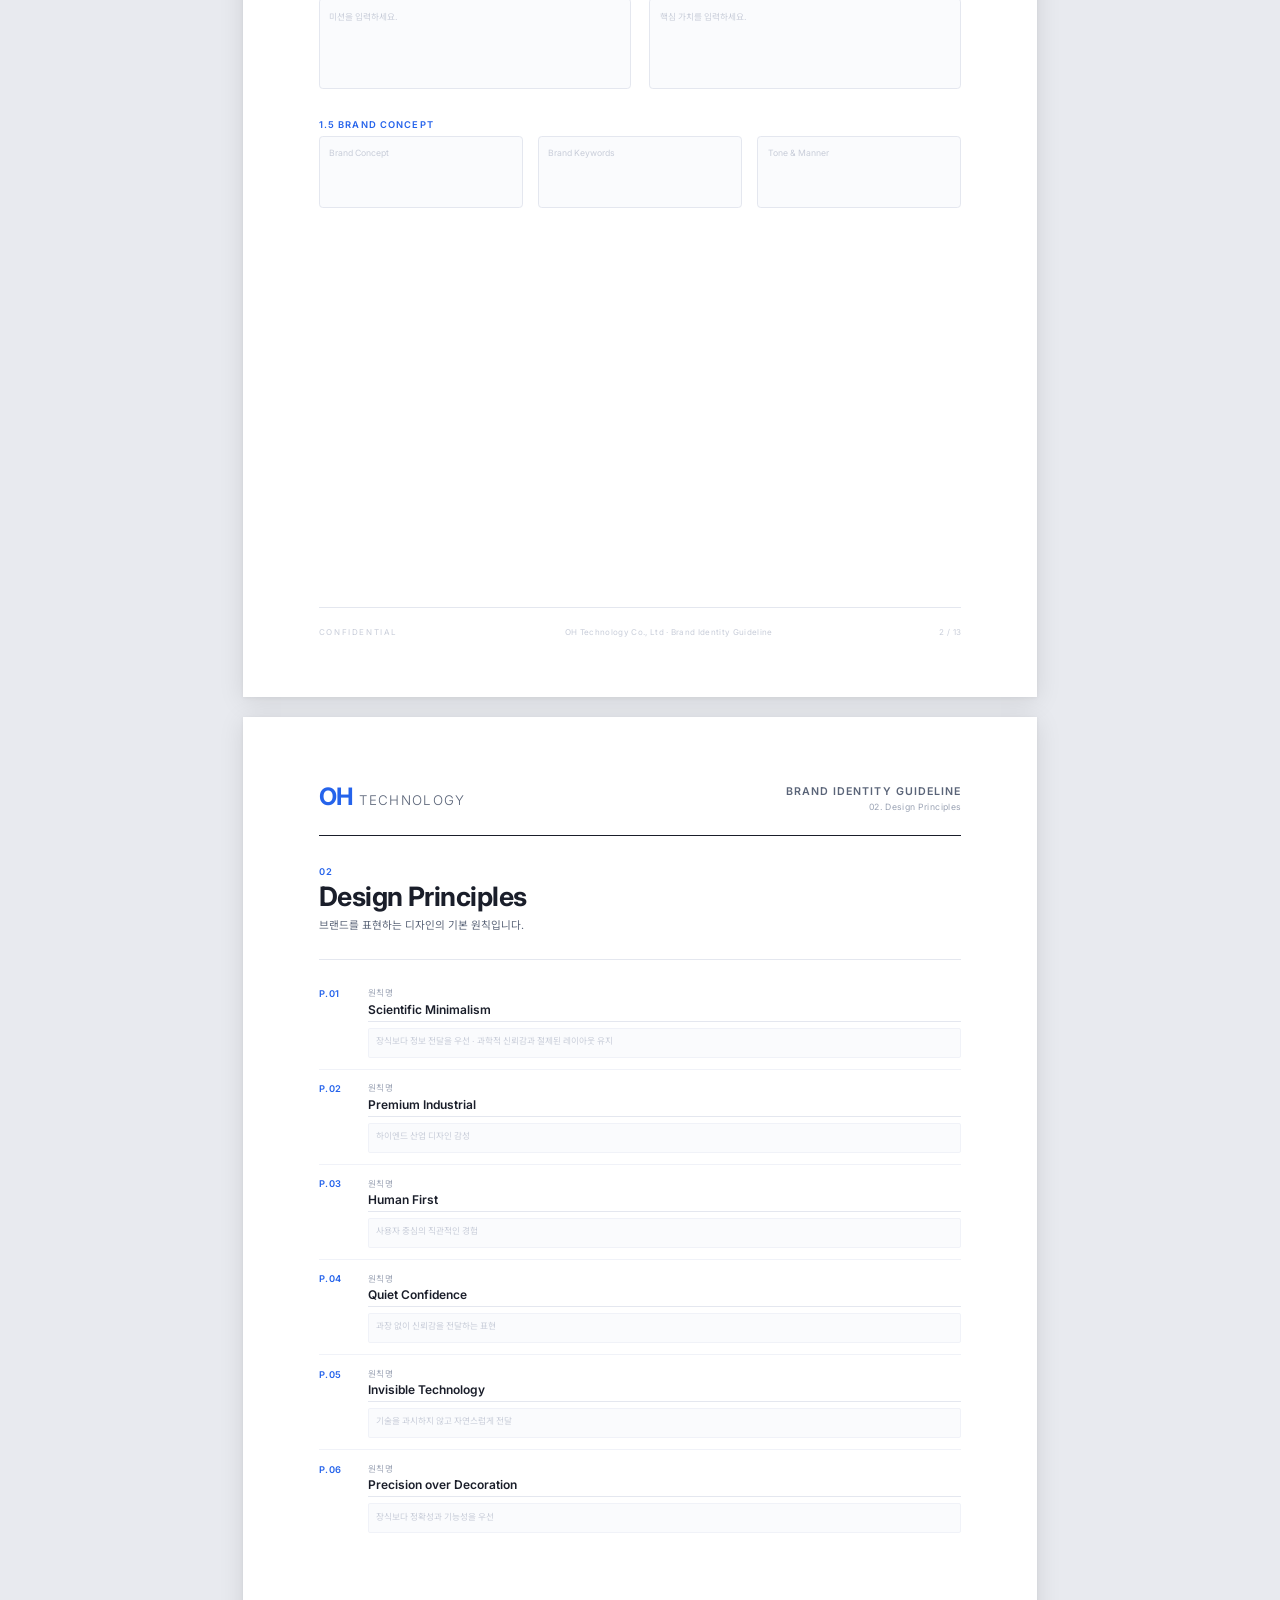
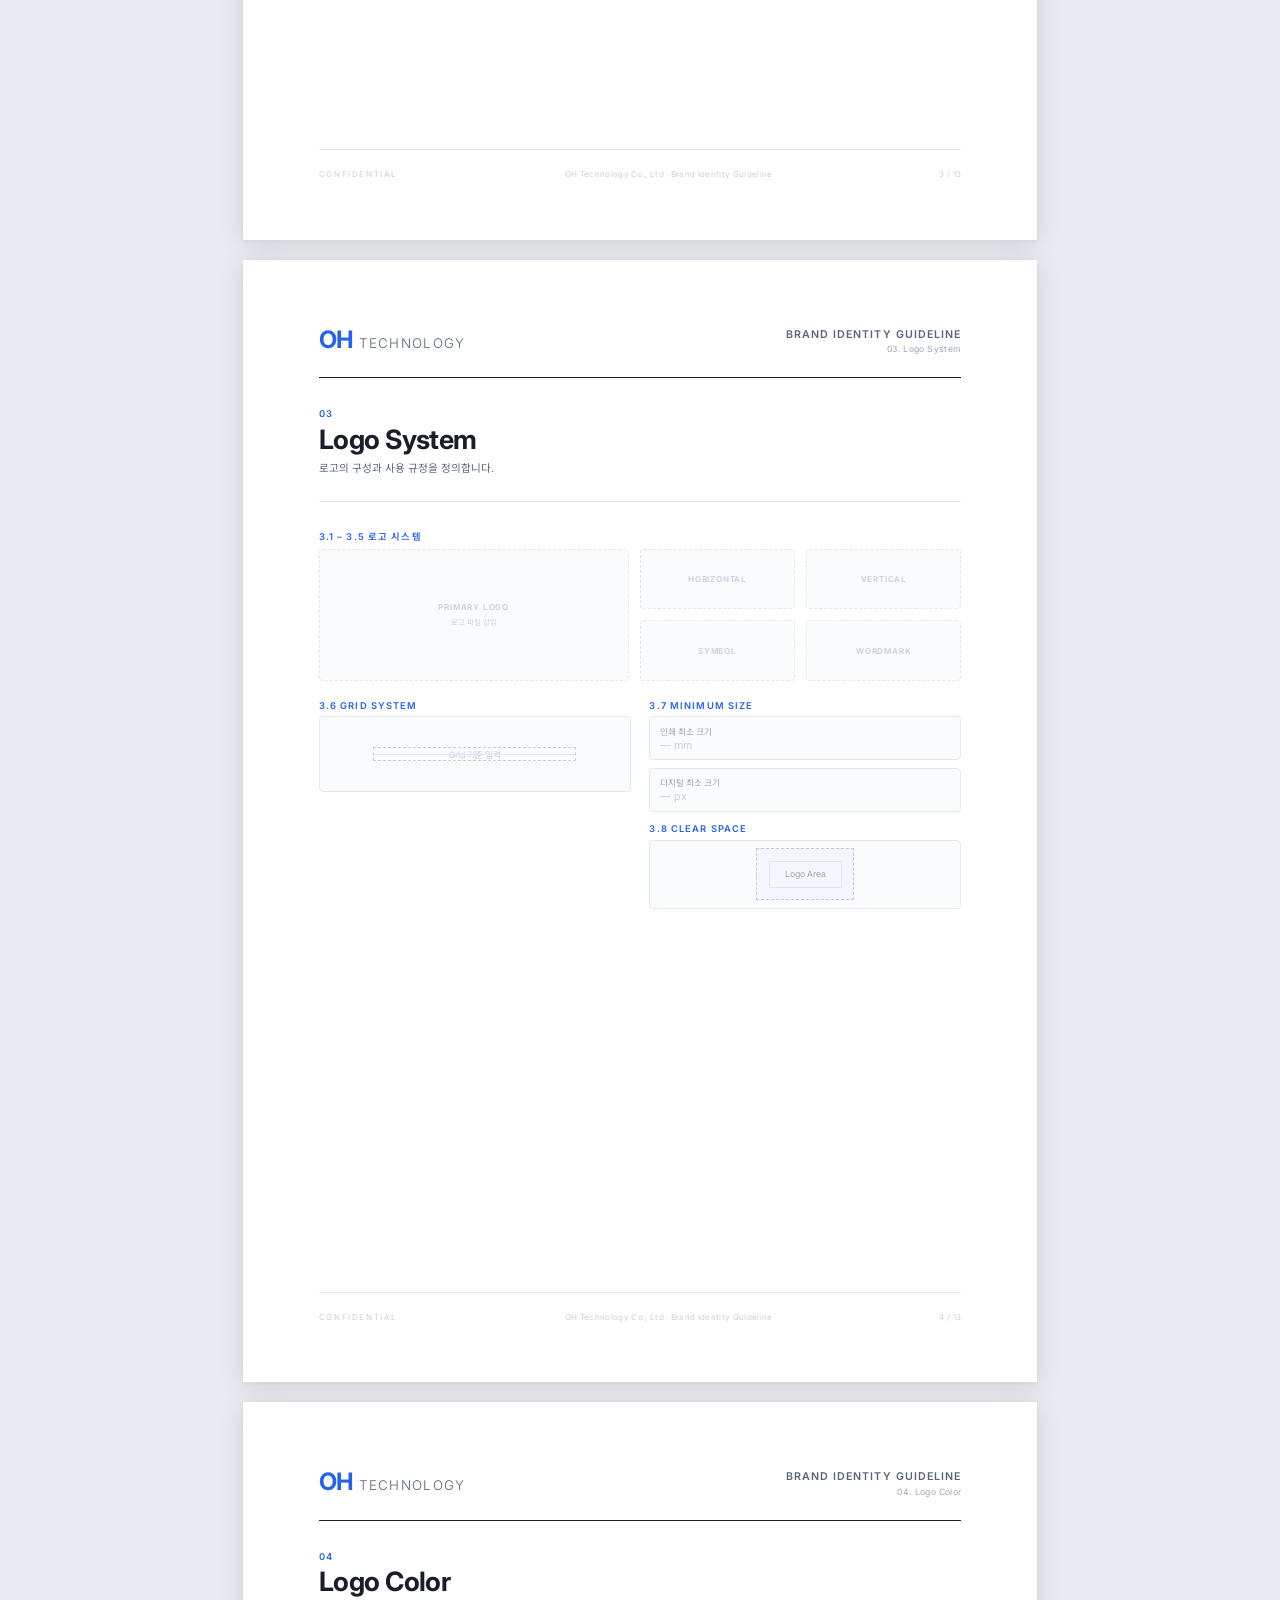
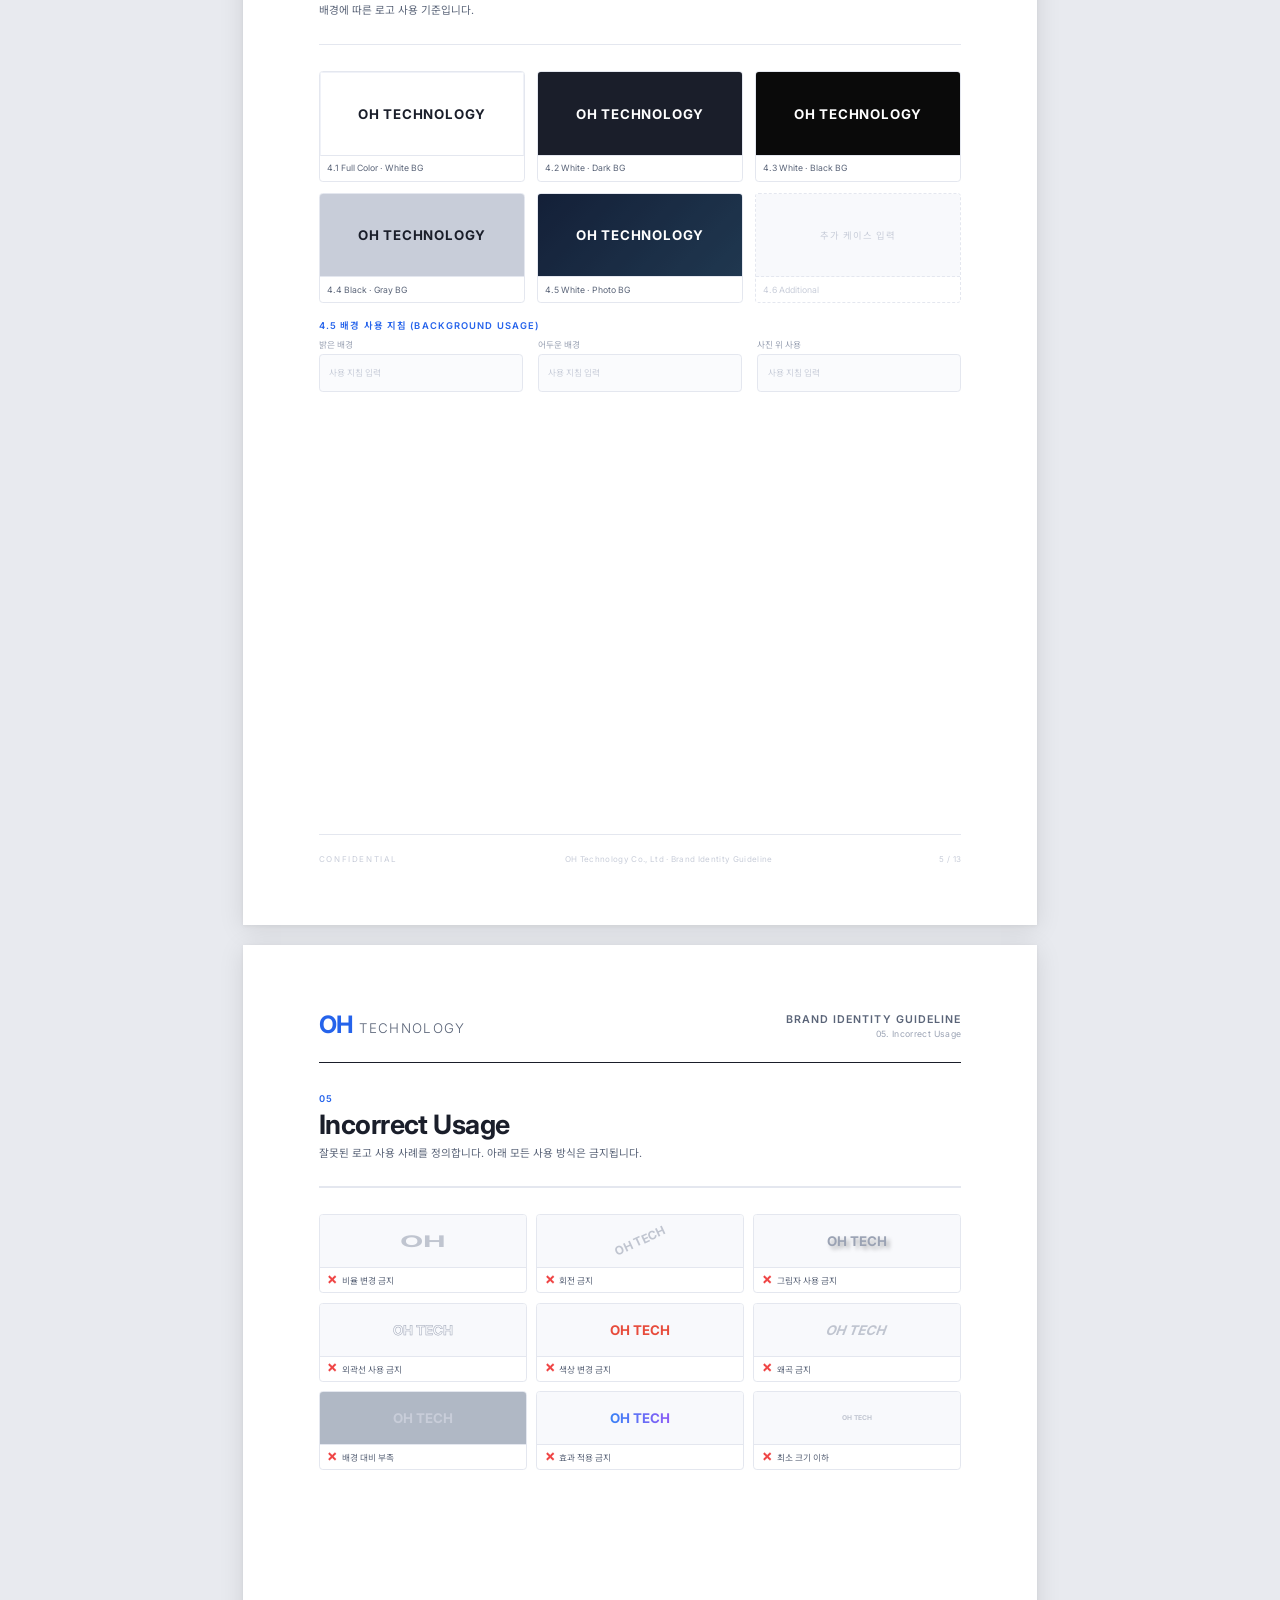
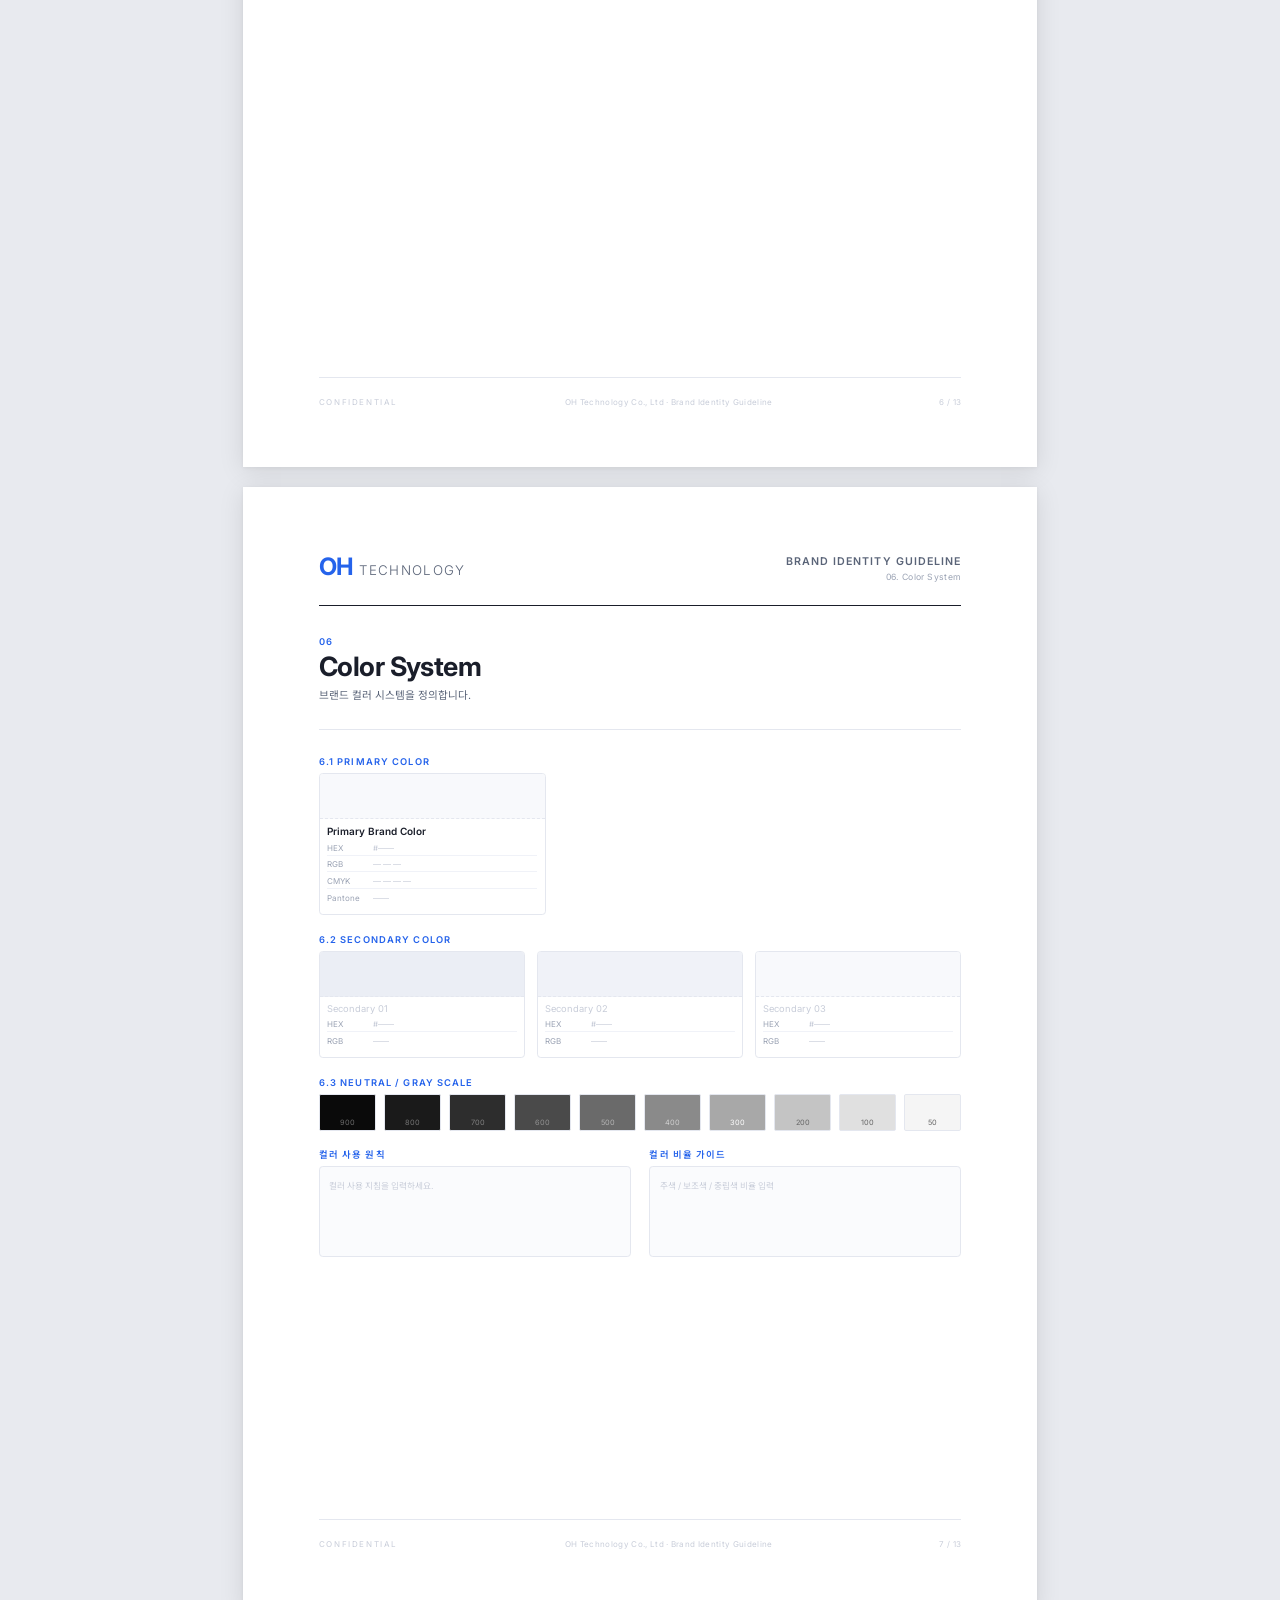
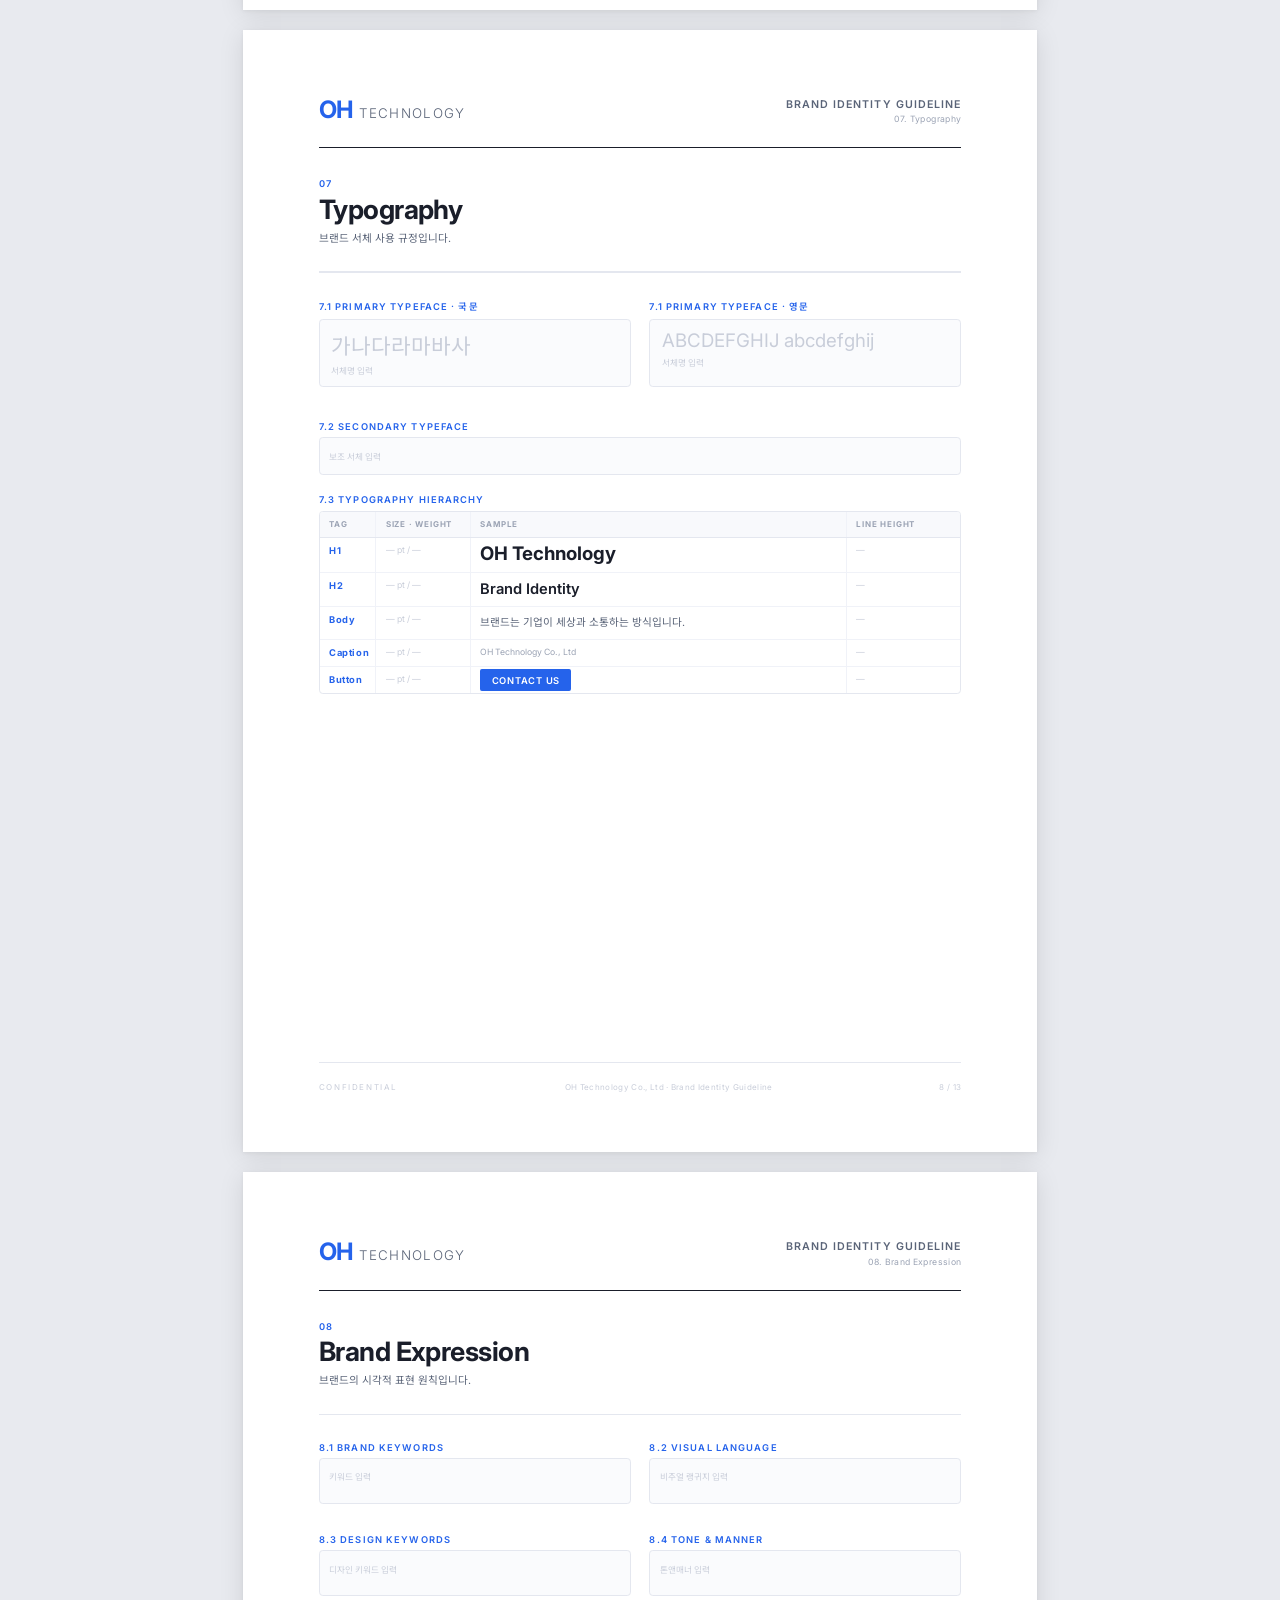
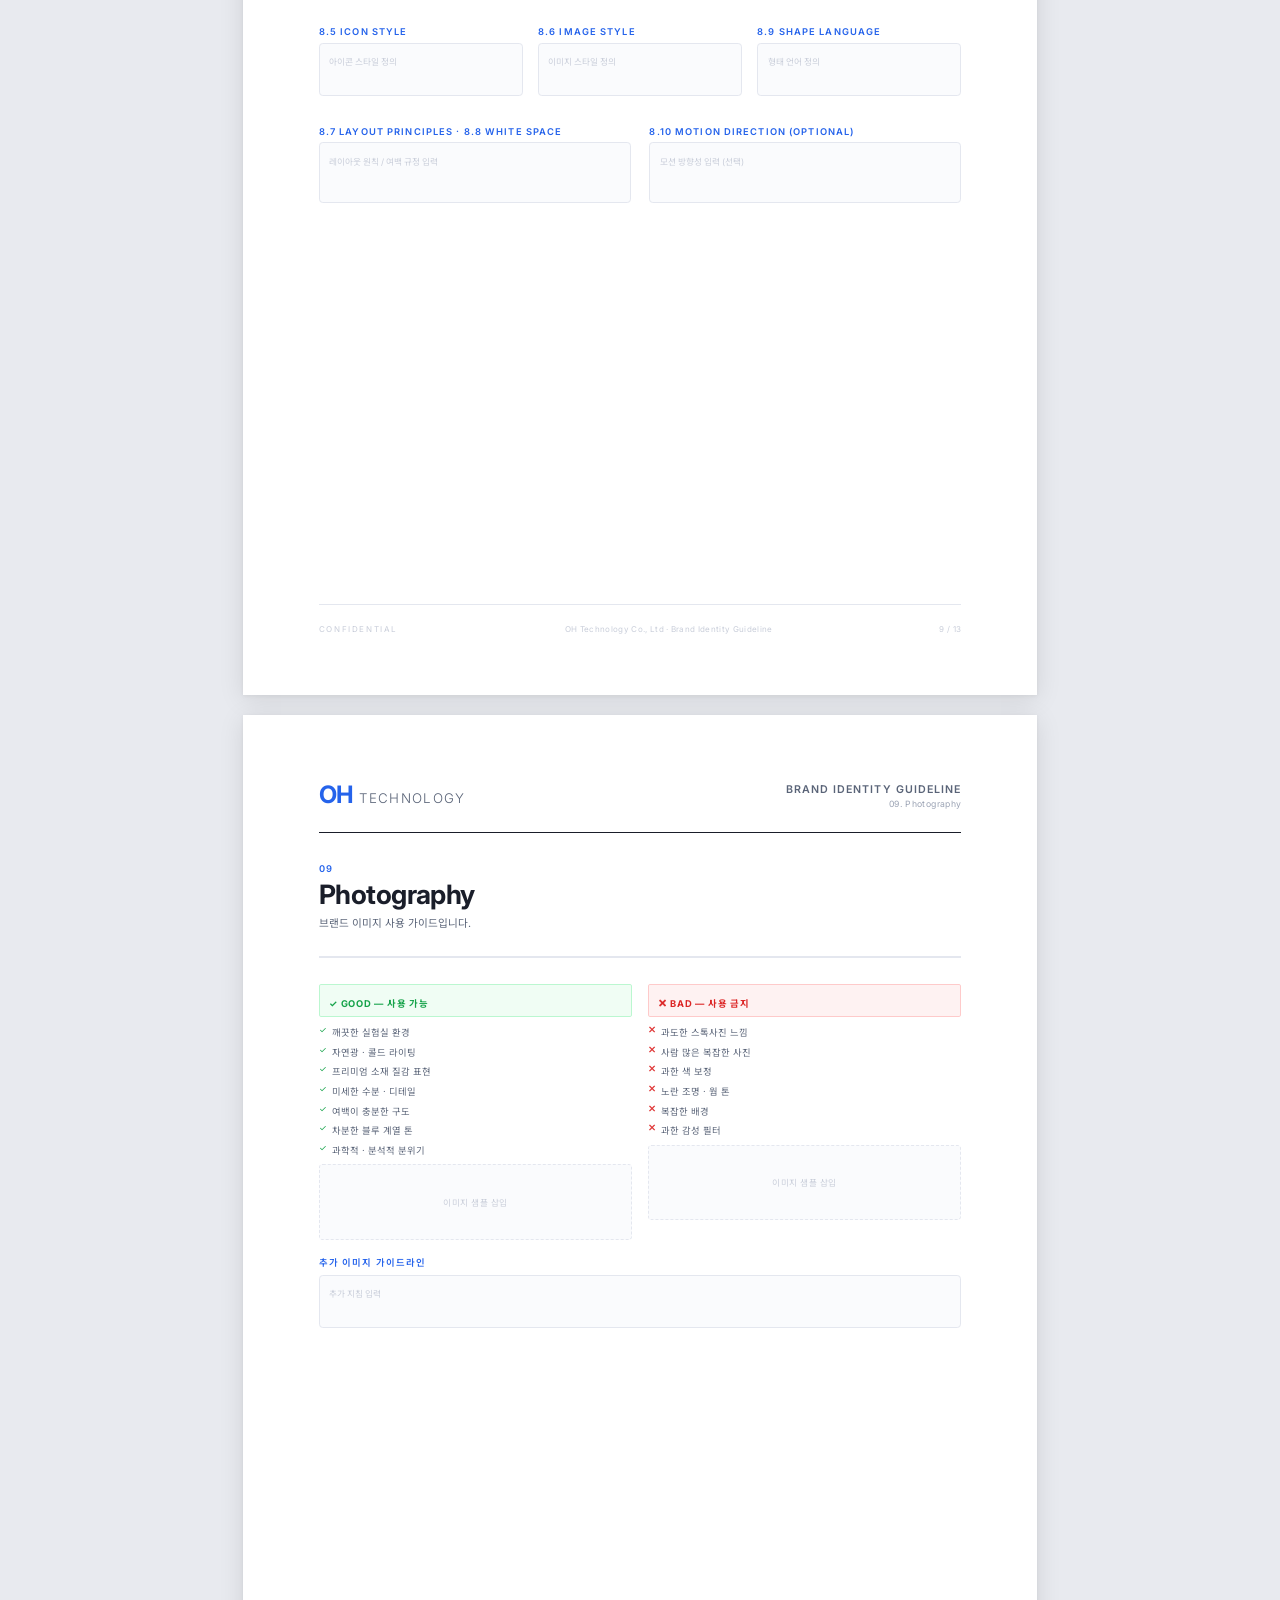
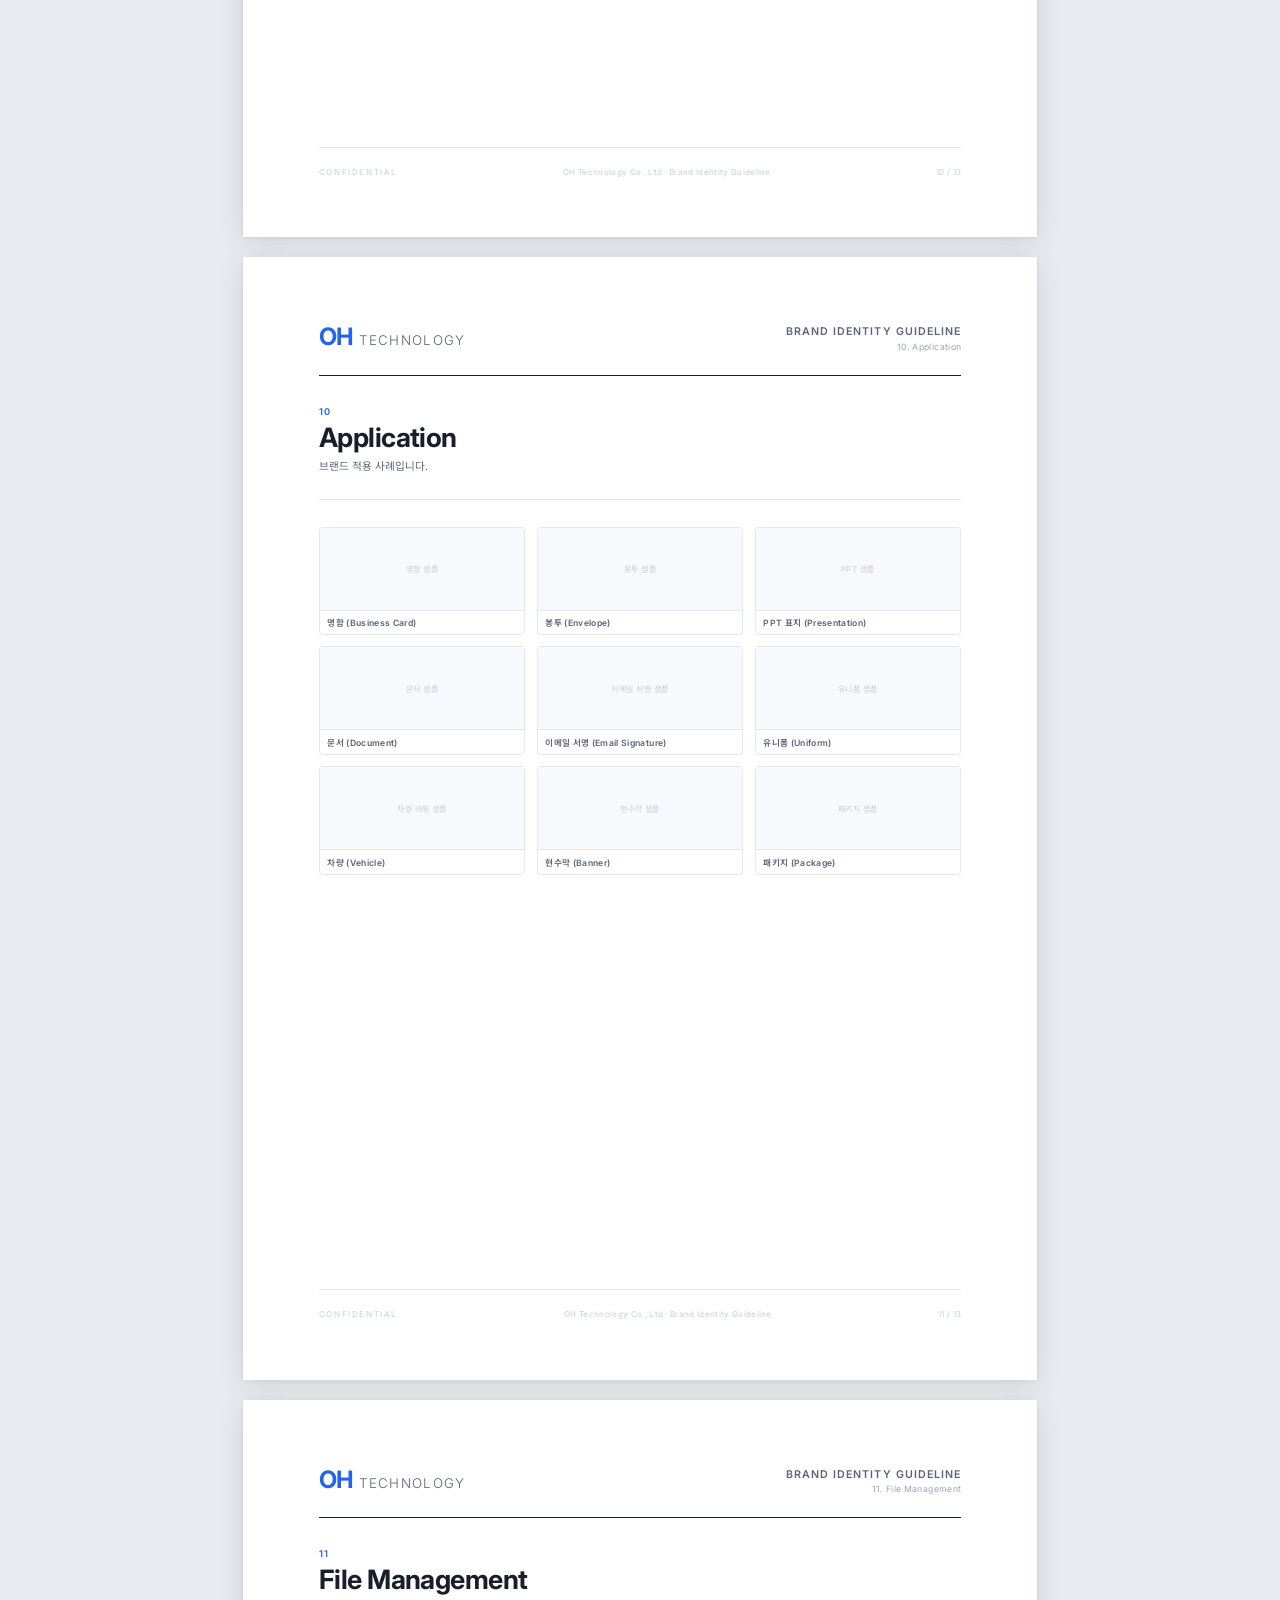
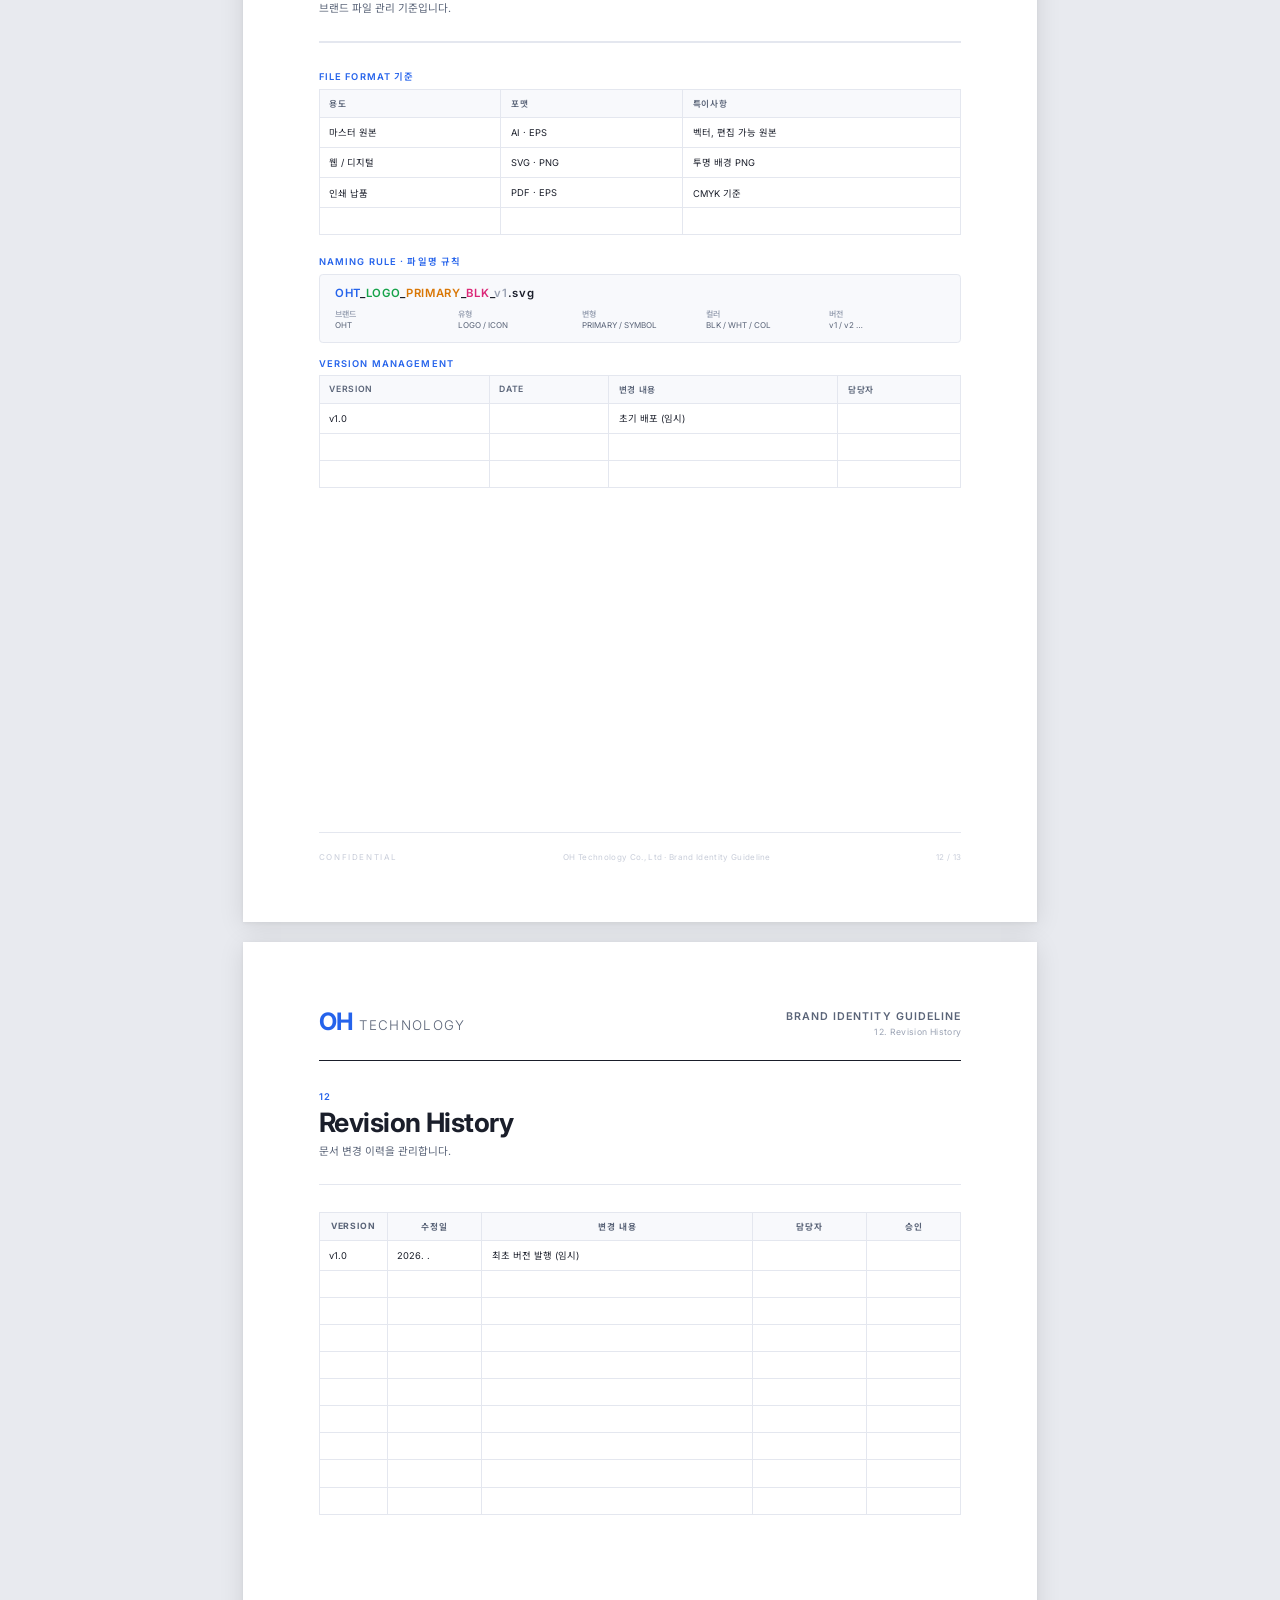
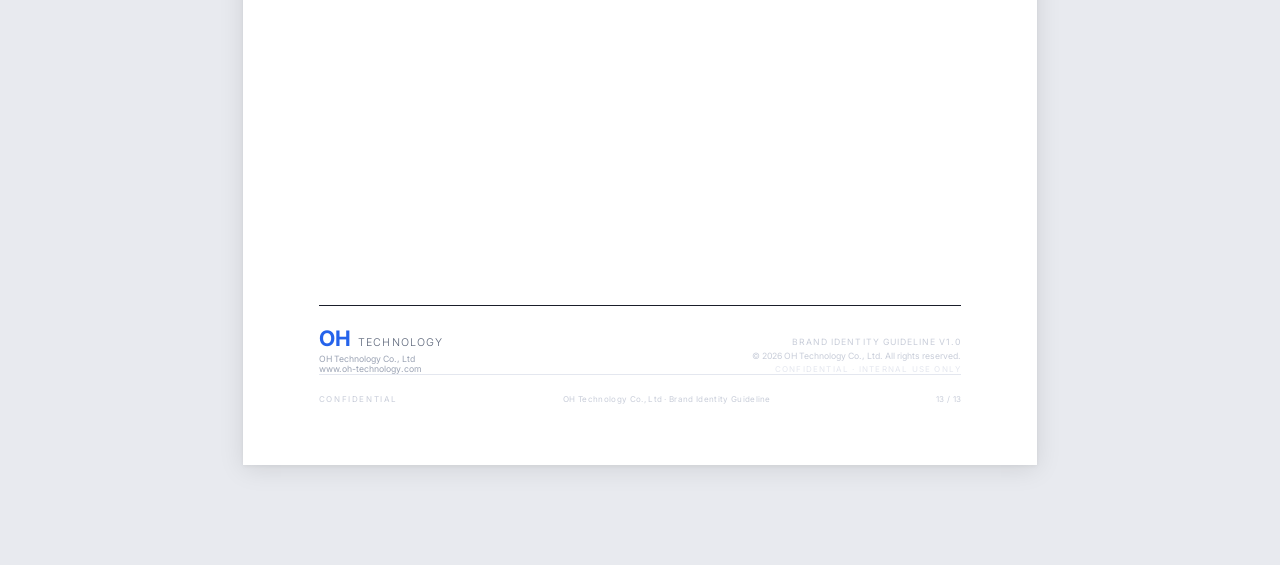
<file: ci-manual-a4.html>
<!DOCTYPE html>
<html lang="ko">
<head>
  <meta charset="UTF-8" />
  <meta name="viewport" content="width=device-width, initial-scale=1.0" />
  <title>CI Manual — A4 Form · OH Technology Co., Ltd</title>
  <meta name="description" content="OH Technology CI Manual A4 양식. 출력 및 보관용 공식 서식." />
  <link rel="preconnect" href="https://fonts.googleapis.com" />
  <link rel="preconnect" href="https://fonts.gstatic.com" crossorigin />
  <link href="https://fonts.googleapis.com/css2?family=Inter:wght@300;400;500;600;700&family=Noto+Sans+KR:wght@300;400;500;700&display=swap" rel="stylesheet" />
  <style>
    /* ══════════════════════════════════════════════
       OH Technology — CI Manual A4 Print Template
       Style: Clean · Minimal · Print-Ready
       ══════════════════════════════════════════════ */

    /* ── PRINT CONFIG ──────────────────────────── */
    @page {
      size: A4 portrait;
      margin: 18mm 20mm 16mm 20mm;
    }

    @media print {
      .print-controls { display: none !important; }
      .page { box-shadow: none !important; margin: 0 !important; }
      body { background: white !important; padding: 0 !important; }
      .page-break { page-break-after: always; break-after: page; }
    }

    /* ── BASE ──────────────────────────────────── */
    *, *::before, *::after { box-sizing: border-box; margin: 0; padding: 0; }

    :root {
      --accent: #2563EB;
      --text-dark: #1a1e2a;
      --text-mid: #5a6478;
      --text-light: #9ba3b4;
      --text-xlight: #c8cdd9;
      --border: #e4e7ef;
      --border-light: #f0f2f8;
      --bg-subtle: #f8f9fc;
      --bg-field: #fafbfd;
      --font: 'Inter', 'Noto Sans KR', sans-serif;
    }

    html, body {
      font-family: var(--font);
      background: #e8eaef;
      color: var(--text-dark);
      -webkit-font-smoothing: antialiased;
    }

    /* ── SCREEN WRAPPER ────────────────────────── */
    body {
      padding: 32px 24px 80px;
    }

    /* ── PRINT CONTROLS (SCREEN ONLY) ─────────── */
    .print-controls {
      position: fixed;
      top: 20px;
      right: 20px;
      z-index: 100;
      display: flex;
      flex-direction: column;
      gap: 8px;
    }

    .btn-print {
      background: var(--accent);
      color: white;
      border: none;
      border-radius: 6px;
      padding: 10px 20px;
      font-size: 12px;
      font-weight: 600;
      font-family: var(--font);
      cursor: pointer;
      letter-spacing: 0.04em;
      display: flex;
      align-items: center;
      gap: 6px;
      box-shadow: 0 2px 12px rgba(37,99,235,0.25);
      transition: all 0.2s;
    }

    .btn-print:hover {
      background: #1d4ed8;
      transform: translateY(-1px);
    }

    .btn-guide {
      background: white;
      color: var(--text-mid);
      border: 1px solid var(--border);
      border-radius: 6px;
      padding: 8px 16px;
      font-size: 11px;
      font-family: var(--font);
      cursor: pointer;
      text-align: center;
      transition: all 0.2s;
    }

    .btn-guide:hover {
      border-color: var(--accent);
      color: var(--accent);
    }

    /* ── A4 PAGE ───────────────────────────────── */
    .page {
      width: 210mm;
      min-height: 297mm;
      background: white;
      margin: 0 auto 20px;
      box-shadow: 0 4px 24px rgba(0,0,0,0.10), 0 1px 4px rgba(0,0,0,0.06);
      position: relative;
      display: flex;
      flex-direction: column;
      padding: 18mm 20mm 16mm;
    }

    /* ── PAGE HEADER ───────────────────────────── */
    .page-header {
      display: flex;
      align-items: flex-start;
      justify-content: space-between;
      padding-bottom: 6mm;
      border-bottom: 0.4mm solid var(--text-dark);
      margin-bottom: 8mm;
    }

    .ph-brand {
      display: flex;
      flex-direction: column;
      gap: 1mm;
    }

    .ph-logo {
      display: flex;
      align-items: baseline;
      gap: 1.5mm;
    }

    .ph-oh {
      font-size: 18pt;
      font-weight: 700;
      color: var(--accent);
      letter-spacing: -0.02em;
      line-height: 1;
    }

    .ph-tech {
      font-size: 10pt;
      font-weight: 300;
      color: var(--text-mid);
      letter-spacing: 0.1em;
      text-transform: uppercase;
    }

    .ph-company {
      font-size: 7pt;
      color: var(--text-light);
      letter-spacing: 0.04em;
      margin-top: 1mm;
    }

    .ph-doc-info {
      text-align: right;
      display: flex;
      flex-direction: column;
      gap: 1mm;
    }

    .ph-doc-title {
      font-size: 8pt;
      font-weight: 600;
      letter-spacing: 0.1em;
      text-transform: uppercase;
      color: var(--text-mid);
    }

    .ph-doc-meta {
      font-size: 6.5pt;
      color: var(--text-light);
      letter-spacing: 0.04em;
    }

    /* ── PAGE FOOTER ───────────────────────────── */
    .page-footer {
      margin-top: auto;
      padding-top: 5mm;
      border-top: 0.2mm solid var(--border);
      display: flex;
      align-items: center;
      justify-content: space-between;
    }

    .pf-left {
      font-size: 6pt;
      color: var(--text-xlight);
      letter-spacing: 0.04em;
    }

    .pf-center {
      font-size: 6pt;
      color: var(--text-xlight);
      letter-spacing: 0.04em;
      text-align: center;
    }

    .pf-right {
      font-size: 6pt;
      color: var(--text-xlight);
      font-family: 'Inter', monospace;
      letter-spacing: 0.04em;
    }

    /* ── SECTION TITLE ─────────────────────────── */
    .sec-num {
      font-size: 7pt;
      font-weight: 600;
      letter-spacing: 0.15em;
      color: var(--accent);
      text-transform: uppercase;
      margin-bottom: 1.5mm;
    }

    .sec-title {
      font-size: 20pt;
      font-weight: 700;
      letter-spacing: -0.02em;
      color: var(--text-dark);
      line-height: 1.1;
      margin-bottom: 1.5mm;
    }

    .sec-desc {
      font-size: 8pt;
      color: var(--text-mid);
      font-weight: 400;
      margin-bottom: 7mm;
    }

    .sec-divider {
      width: 100%;
      height: 0.3mm;
      background: var(--border);
      margin-bottom: 7mm;
    }

    /* ── COVER PAGE SPECIAL ────────────────────── */
    .cover-body {
      flex: 1;
      display: flex;
      flex-direction: column;
      align-items: center;
      justify-content: center;
      gap: 6mm;
      text-align: center;
    }

    .cover-badge {
      font-size: 7pt;
      font-weight: 600;
      letter-spacing: 0.2em;
      text-transform: uppercase;
      color: var(--text-light);
      border: 0.3mm solid var(--border);
      padding: 2mm 6mm;
      border-radius: 1mm;
    }

    .cover-logo-block {
      display: flex;
      flex-direction: column;
      align-items: center;
      gap: 2mm;
    }

    .cover-logo-ph {
      width: 60mm;
      height: 30mm;
      border: 0.4mm dashed var(--border);
      border-radius: 1mm;
      display: flex;
      align-items: center;
      justify-content: center;
      background: var(--bg-subtle);
    }

    .cover-logo-ph-text {
      font-size: 7pt;
      color: var(--text-xlight);
      letter-spacing: 0.1em;
    }

    .cover-logo-label {
      font-size: 6.5pt;
      color: var(--text-xlight);
    }

    .cover-wordmark {
      display: flex;
      align-items: baseline;
      gap: 2mm;
    }

    .cover-oh {
      font-size: 40pt;
      font-weight: 700;
      color: var(--accent);
      letter-spacing: -0.02em;
      line-height: 1;
    }

    .cover-technology {
      font-size: 18pt;
      font-weight: 300;
      color: var(--text-mid);
      letter-spacing: 0.15em;
      text-transform: uppercase;
    }

    .cover-company-name {
      font-size: 10pt;
      font-weight: 400;
      color: var(--text-mid);
      letter-spacing: 0.06em;
    }

    .cover-meta-row {
      display: flex;
      align-items: center;
      gap: 4mm;
      font-size: 7.5pt;
      color: var(--text-light);
    }

    .cover-meta-sep { color: var(--border); }

    .cover-tagline {
      font-size: 8pt;
      font-weight: 300;
      letter-spacing: 0.25em;
      text-transform: uppercase;
      color: var(--text-xlight);
      margin-top: 3mm;
    }

    /* ── DOC INFO TABLE (COVER) ────────────────── */
    .doc-info-table {
      width: 100%;
      margin-top: 8mm;
      border: 0.3mm solid var(--border);
      border-radius: 1mm;
      overflow: hidden;
    }

    .dit-row {
      display: flex;
      border-bottom: 0.3mm solid var(--border);
    }

    .dit-row:last-child { border-bottom: none; }

    .dit-key {
      width: 28mm;
      padding: 2.5mm 3mm;
      background: var(--bg-subtle);
      font-size: 7pt;
      font-weight: 600;
      color: var(--text-mid);
      letter-spacing: 0.04em;
      border-right: 0.3mm solid var(--border);
    }

    .dit-val {
      flex: 1;
      padding: 2.5mm 3mm;
      font-size: 7.5pt;
      color: var(--text-dark);
    }

    /* ── FIELD BLOCKS ──────────────────────────── */
    .field-label {
      font-size: 7pt;
      font-weight: 600;
      letter-spacing: 0.12em;
      text-transform: uppercase;
      color: var(--accent);
      margin-bottom: 1.5mm;
    }

    .field-box {
      width: 100%;
      min-height: 16mm;
      border: 0.3mm solid var(--border);
      border-radius: 1mm;
      background: var(--bg-field);
      margin-bottom: 4mm;
      padding: 2mm 2.5mm;
    }

    .field-box.tall { min-height: 24mm; }
    .field-box.short { min-height: 10mm; }
    .field-box.medium { min-height: 19mm; }

    .field-hint {
      font-size: 6.5pt;
      color: var(--text-xlight);
      padding-top: 1mm;
    }

    /* ── TWO COLUMN ────────────────────────────── */
    .two-col {
      display: grid;
      grid-template-columns: 1fr 1fr;
      gap: 5mm;
    }

    .three-col {
      display: grid;
      grid-template-columns: 1fr 1fr 1fr;
      gap: 4mm;
    }

    /* ── PRINCIPLE FORM ────────────────────────── */
    .principle-row {
      display: flex;
      gap: 3mm;
      align-items: flex-start;
      margin-bottom: 3mm;
      padding-bottom: 3mm;
      border-bottom: 0.2mm solid var(--border-light);
    }

    .principle-row:last-child {
      border-bottom: none;
      margin-bottom: 0;
    }

    .pr-num {
      font-size: 7pt;
      color: var(--accent);
      font-weight: 600;
      min-width: 10mm;
      padding-top: 0.5mm;
      letter-spacing: 0.06em;
    }

    .pr-content { flex: 1; }

    .pr-name-box {
      border: none;
      border-bottom: 0.3mm solid var(--border);
      width: 100%;
      padding: 0.5mm 0;
      margin-bottom: 1.5mm;
    }

    .pr-name-label {
      font-size: 6.5pt;
      color: var(--text-light);
      letter-spacing: 0.06em;
      margin-bottom: 0.5mm;
    }

    .pr-desc-box {
      width: 100%;
      min-height: 8mm;
      border: 0.3mm solid var(--border-light);
      border-radius: 0.5mm;
      background: var(--bg-field);
    }

    /* ── LOGO PREVIEW BOXES ────────────────────── */
    .logo-grid-form {
      display: grid;
      grid-template-columns: 2fr 1fr 1fr;
      grid-template-rows: auto auto;
      gap: 3mm;
      margin-bottom: 4mm;
    }

    .logo-form-box {
      border: 0.3mm dashed var(--border);
      border-radius: 1mm;
      background: var(--bg-field);
      display: flex;
      flex-direction: column;
      align-items: center;
      justify-content: center;
      gap: 1mm;
    }

    .logo-form-box.primary {
      grid-row: 1 / 3;
      min-height: 35mm;
    }

    .logo-form-box.secondary { min-height: 15mm; }

    .lfb-label {
      font-size: 6pt;
      font-weight: 600;
      letter-spacing: 0.1em;
      text-transform: uppercase;
      color: var(--text-xlight);
    }

    .lfb-size-hint {
      font-size: 5.5pt;
      color: var(--text-xlight);
    }

    /* ── COLOR SWATCH FORM ─────────────────────── */
    .swatch-form-row {
      display: flex;
      gap: 3mm;
      margin-bottom: 4mm;
    }

    .swatch-form-item {
      flex: 1;
      border: 0.3mm solid var(--border);
      border-radius: 1mm;
      overflow: hidden;
    }

    .sfw-color {
      height: 12mm;
      background: var(--bg-subtle);
      border-bottom: 0.3mm dashed var(--border);
    }

    .sfw-info {
      padding: 1.5mm 2mm;
    }

    .sfw-name-row {
      display: flex;
      border-bottom: 0.2mm solid var(--border-light);
      margin-bottom: 1mm;
      padding-bottom: 0.5mm;
    }

    .sfw-key {
      font-size: 6pt;
      color: var(--text-light);
      min-width: 12mm;
    }

    .sfw-val {
      flex: 1;
      font-size: 6pt;
      color: var(--text-xlight);
    }

    /* ── TYPOGRAPHY HIERARCHY FORM ─────────────── */
    .typo-form-table {
      width: 100%;
      border: 0.3mm solid var(--border);
      border-radius: 1mm;
      overflow: hidden;
    }

    .tft-header {
      display: grid;
      grid-template-columns: 15mm 25mm 1fr 30mm;
      background: var(--bg-subtle);
      border-bottom: 0.3mm solid var(--border);
    }

    .tft-row {
      display: grid;
      grid-template-columns: 15mm 25mm 1fr 30mm;
      border-bottom: 0.3mm solid var(--border-light);
    }

    .tft-row:last-child { border-bottom: none; }

    .tft-cell {
      padding: 2mm 2.5mm;
      border-right: 0.2mm solid var(--border-light);
      font-size: 6.5pt;
      color: var(--text-mid);
    }

    .tft-cell:last-child { border-right: none; }

    .tft-cell.header {
      font-size: 6pt;
      font-weight: 700;
      letter-spacing: 0.1em;
      text-transform: uppercase;
      color: var(--text-light);
    }

    .tft-tag {
      font-size: 7pt;
      font-weight: 700;
      color: var(--accent);
      letter-spacing: 0.06em;
    }

    /* ── INCORRECT USAGE GRID ──────────────────── */
    .incorrect-grid-form {
      display: grid;
      grid-template-columns: repeat(3, 1fr);
      gap: 2.5mm;
    }

    .ic-form-item {
      border: 0.3mm solid var(--border);
      border-radius: 1mm;
      overflow: hidden;
    }

    .ic-vis-box {
      height: 14mm;
      background: var(--bg-subtle);
      display: flex;
      align-items: center;
      justify-content: center;
      border-bottom: 0.2mm solid var(--border);
    }

    .ic-vis-placeholder {
      font-size: 14pt;
      font-weight: 700;
      color: #c0c5d0;
    }

    .ic-rule-form {
      padding: 1.5mm 2mm;
      display: flex;
      align-items: center;
      gap: 1mm;
    }

    .ic-x-form {
      color: #ef4444;
      font-size: 8pt;
      font-weight: 700;
    }

    .ic-rule-text {
      font-size: 6.5pt;
      color: var(--text-mid);
    }

    /* ── APPLICATION FORM ──────────────────────── */
    .app-form-grid {
      display: grid;
      grid-template-columns: repeat(3, 1fr);
      gap: 3mm;
    }

    .app-form-item {
      border: 0.3mm solid var(--border);
      border-radius: 1mm;
    }

    .app-preview-box {
      height: 22mm;
      background: var(--bg-subtle);
      border-bottom: 0.3mm solid var(--border);
      display: flex;
      align-items: center;
      justify-content: center;
    }

    .app-preview-hint {
      font-size: 6pt;
      color: var(--text-xlight);
      letter-spacing: 0.06em;
    }

    .app-item-label {
      padding: 1.5mm 2mm;
      font-size: 6.5pt;
      font-weight: 600;
      color: var(--text-mid);
      letter-spacing: 0.04em;
    }

    /* ── FILE MGMT TABLE ───────────────────────── */
    .file-table {
      width: 100%;
      border-collapse: collapse;
      margin-bottom: 4mm;
    }

    .file-table th, .file-table td {
      border: 0.3mm solid var(--border);
      padding: 2mm 2.5mm;
      font-size: 7pt;
      text-align: left;
    }

    .file-table th {
      background: var(--bg-subtle);
      font-weight: 600;
      color: var(--text-mid);
      letter-spacing: 0.08em;
      text-transform: uppercase;
      font-size: 6.5pt;
    }

    .file-table td {
      color: var(--text-dark);
    }

    .file-table tr td:empty {
      min-height: 5mm;
      height: 6mm;
    }

    /* ── REVISION TABLE ────────────────────────── */
    .revision-table {
      width: 100%;
      border-collapse: collapse;
    }

    .revision-table th, .revision-table td {
      border: 0.3mm solid var(--border);
      padding: 2mm 2.5mm;
      font-size: 7pt;
    }

    .revision-table th {
      background: var(--bg-subtle);
      font-size: 6.5pt;
      font-weight: 700;
      letter-spacing: 0.1em;
      text-transform: uppercase;
      color: var(--text-mid);
    }

    .revision-table td { height: 7mm; color: var(--text-dark); }

    /* ── GRAY SCALE ROW ────────────────────────── */
    .gs-form-row {
      display: flex;
      gap: 2mm;
      margin-bottom: 3mm;
    }

    .gs-form-chip {
      flex: 1;
      height: 10mm;
      border-radius: 0.5mm;
      border: 0.3mm solid var(--border);
      background: var(--bg-subtle);
      display: flex;
      align-items: flex-end;
      justify-content: center;
      padding-bottom: 1mm;
    }

    .gs-form-label {
      font-size: 5.5pt;
      color: var(--text-light);
    }

    /* ── PHOTOGRAPHY GUIDE ─────────────────────── */
    .photo-form-grid {
      display: grid;
      grid-template-columns: 1fr 1fr;
      gap: 4mm;
    }

    .photo-form-col { }

    .photo-col-header {
      padding: 1.5mm 2.5mm;
      margin-bottom: 2mm;
      border-radius: 0.5mm;
    }

    .photo-col-header.good { background: #f0fdf4; border: 0.3mm solid #bbf7d0; }
    .photo-col-header.bad  { background: #fef2f2; border: 0.3mm solid #fecaca; }

    .photo-col-badge {
      font-size: 7pt;
      font-weight: 700;
      letter-spacing: 0.08em;
    }

    .photo-col-badge.good { color: #16a34a; }
    .photo-col-badge.bad  { color: #dc2626; }

    .photo-form-list {
      list-style: none;
      display: flex;
      flex-direction: column;
      gap: 1.5mm;
    }

    .photo-form-list li {
      font-size: 7pt;
      color: var(--text-mid);
      padding-left: 3.5mm;
      position: relative;
    }

    .photo-form-list li::before {
      position: absolute;
      left: 0;
      font-size: 6.5pt;
    }

    .good-list li::before { content: '✓'; color: #16a34a; }
    .bad-list  li::before { content: '✕'; color: #dc2626; }

    .photo-field-box {
      width: 100%;
      min-height: 20mm;
      border: 0.3mm dashed var(--border);
      border-radius: 1mm;
      background: var(--bg-field);
      margin-top: 2mm;
      display: flex;
      align-items: center;
      justify-content: center;
    }

    .photo-field-hint {
      font-size: 6.5pt;
      color: var(--text-xlight);
      letter-spacing: 0.06em;
    }

    /* ── NAMING EXAMPLE ────────────────────────── */
    .naming-box {
      background: var(--bg-subtle);
      border: 0.3mm solid var(--border);
      border-radius: 1mm;
      padding: 3mm 4mm;
      margin-bottom: 3mm;
    }

    .naming-code {
      font-size: 8.5pt;
      font-weight: 600;
      letter-spacing: 0.06em;
      color: var(--text-dark);
      margin-bottom: 2mm;
    }

    .nc-brand { color: #2563EB; }
    .nc-type  { color: #16a34a; }
    .nc-var   { color: #d97706; }
    .nc-col   { color: #db2777; }
    .nc-ver   { color: var(--text-light); }

    .naming-guide {
      display: grid;
      grid-template-columns: repeat(5, 1fr);
      gap: 2mm;
    }

    .ng-item { font-size: 6pt; color: var(--text-mid); }
    .ng-key  { font-weight: 600; color: var(--text-light); display: block; margin-bottom: 0.5mm; }

    /* ── SECTION BODY ──────────────────────────── */
    .section-body { flex: 1; }

    /* ── UTILITY ───────────────────────────────── */
    .mt-3 { margin-top: 3mm; }
    .mt-4 { margin-top: 4mm; }
    .mb-3 { margin-bottom: 3mm; }

    /* ── PAGE LABEL BADGE ──────────────────────── */
    .page-num-badge {
      position: absolute;
      bottom: 12mm;
      right: 20mm;
      font-size: 6pt;
      color: var(--text-xlight);
      letter-spacing: 0.08em;
    }

    /* ─ CONFIDENTIAL WATERMARK ─────────────────── */
    .confidential-mark {
      font-size: 6pt;
      letter-spacing: 0.2em;
      text-transform: uppercase;
      color: var(--text-xlight);
    }
  </style>
</head>
<body>

<!-- ── PRINT CONTROLS ─────────────────────────── -->
<div class="print-controls">
  <button class="btn-print" onclick="window.print()">🖨 인쇄 / PDF 저장</button>
  <div class="btn-guide">A4 · 화이트 양식 · v1.0 TEMP</div>
</div>

<!-- ════════════════════════════════════════
     PAGE 01 — COVER
     ════════════════════════════════════════ -->
<div class="page page-break" id="pg-cover">
  <header class="page-header">
    <div class="ph-brand">
      <div class="ph-logo">
        <span class="ph-oh">OH</span>
        <span class="ph-tech">Technology</span>
      </div>
      <div class="ph-company">OH Technology Co., Ltd · www.oh-technology.com</div>
    </div>
    <div class="ph-doc-info">
      <div class="ph-doc-title">Brand Identity Guideline</div>
      <div class="ph-doc-meta">CONFIDENTIAL · INTERNAL USE ONLY</div>
    </div>
  </header>

  <div class="cover-body">
    <div class="cover-badge">Brand Identity Guideline</div>

    <div class="cover-logo-block">
      <div class="cover-logo-ph">
        <span class="cover-logo-ph-text">[ LOGO ]</span>
      </div>
      <div class="cover-logo-label">로고 확정 후 삽입</div>
    </div>

    <div class="cover-wordmark">
      <span class="cover-oh">OH</span>
      <span class="cover-technology">Technology</span>
    </div>

    <div class="cover-company-name">OH Technology Co., Ltd</div>

    <div class="cover-meta-row">
      <span>www.oh-technology.com</span>
      <span class="cover-meta-sep">·</span>
      <span>Version 1.0</span>
      <span class="cover-meta-sep">·</span>
      <span>2026</span>
    </div>

    <div class="cover-tagline">Precision · Trust · Innovation</div>

    <table class="doc-info-table" style="max-width:90mm;">
      <div class="dit-row">
        <div class="dit-key">문서명</div>
        <div class="dit-val">Brand Identity Guideline</div>
      </div>
      <div class="dit-row">
        <div class="dit-key">버전</div>
        <div class="dit-val">v1.0 (임시)</div>
      </div>
      <div class="dit-row">
        <div class="dit-key">발행일</div>
        <div class="dit-val">&nbsp;</div>
      </div>
      <div class="dit-row">
        <div class="dit-key">담당</div>
        <div class="dit-val">&nbsp;</div>
      </div>
      <div class="dit-row">
        <div class="dit-key">승인</div>
        <div class="dit-val">&nbsp;</div>
      </div>
    </table>
  </div>

  <footer class="page-footer">
    <div class="pf-left confidential-mark">Confidential · Internal Use Only</div>
    <div class="pf-center">OH Technology Co., Ltd</div>
    <div class="pf-right">Cover</div>
  </footer>
</div>


<!-- ════════════════════════════════════════
     PAGE 02 — 01. Brand Introduction
     ════════════════════════════════════════ -->
<div class="page page-break">
  <header class="page-header">
    <div class="ph-brand">
      <div class="ph-logo"><span class="ph-oh">OH</span><span class="ph-tech">Technology</span></div>
    </div>
    <div class="ph-doc-info">
      <div class="ph-doc-title">Brand Identity Guideline</div>
      <div class="ph-doc-meta">01. Brand Introduction</div>
    </div>
  </header>

  <div class="section-body">
    <div class="sec-num">01</div>
    <div class="sec-title">Brand Introduction</div>
    <div class="sec-desc">브랜드의 철학과 정체성을 정의합니다.</div>
    <div class="sec-divider"></div>

    <div class="two-col" style="margin-bottom:4mm">
      <div>
        <div class="field-label">1.1 Brand Overview</div>
        <div class="field-box tall">
          <div class="field-hint">브랜드 소개를 입력하세요.</div>
        </div>
      </div>
      <div>
        <div class="field-label">1.2 Vision</div>
        <div class="field-box tall">
          <div class="field-hint">비전을 입력하세요.</div>
        </div>
      </div>
    </div>

    <div class="two-col" style="margin-bottom:4mm">
      <div>
        <div class="field-label">1.3 Mission</div>
        <div class="field-box tall">
          <div class="field-hint">미션을 입력하세요.</div>
        </div>
      </div>
      <div>
        <div class="field-label">1.4 Core Value</div>
        <div class="field-box tall">
          <div class="field-hint">핵심 가치를 입력하세요.</div>
        </div>
      </div>
    </div>

    <div class="field-label">1.5 Brand Concept</div>
    <div class="three-col">
      <div>
        <div class="field-box medium"><div class="field-hint">Brand Concept</div></div>
      </div>
      <div>
        <div class="field-box medium"><div class="field-hint">Brand Keywords</div></div>
      </div>
      <div>
        <div class="field-box medium"><div class="field-hint">Tone &amp; Manner</div></div>
      </div>
    </div>
  </div>

  <footer class="page-footer">
    <div class="pf-left confidential-mark">Confidential</div>
    <div class="pf-center">OH Technology Co., Ltd · Brand Identity Guideline</div>
    <div class="pf-right">2 / 13</div>
  </footer>
</div>


<!-- ════════════════════════════════════════
     PAGE 03 — 02. Design Principles
     ════════════════════════════════════════ -->
<div class="page page-break">
  <header class="page-header">
    <div class="ph-brand">
      <div class="ph-logo"><span class="ph-oh">OH</span><span class="ph-tech">Technology</span></div>
    </div>
    <div class="ph-doc-info">
      <div class="ph-doc-title">Brand Identity Guideline</div>
      <div class="ph-doc-meta">02. Design Principles</div>
    </div>
  </header>

  <div class="section-body">
    <div class="sec-num">02</div>
    <div class="sec-title">Design Principles</div>
    <div class="sec-desc">브랜드를 표현하는 디자인의 기본 원칙입니다.</div>
    <div class="sec-divider"></div>

    <div class="principle-row">
      <div class="pr-num">P.01</div>
      <div class="pr-content">
        <div class="pr-name-label">원칙명</div>
        <div class="pr-name-box" style="border:none;border-bottom:0.3mm solid #e4e7ef;padding-bottom:1mm;margin-bottom:1.5mm;font-size:9pt;font-weight:600;color:#1a1e2a;">Scientific Minimalism</div>
        <div class="pr-desc-box"><div class="field-hint" style="padding:1.5mm 2mm;">장식보다 정보 전달을 우선 · 과학적 신뢰감과 절제된 레이아웃 유지</div></div>
      </div>
    </div>

    <div class="principle-row">
      <div class="pr-num">P.02</div>
      <div class="pr-content">
        <div class="pr-name-label">원칙명</div>
        <div class="pr-name-box" style="border:none;border-bottom:0.3mm solid #e4e7ef;padding-bottom:1mm;margin-bottom:1.5mm;font-size:9pt;font-weight:600;color:#1a1e2a;">Premium Industrial</div>
        <div class="pr-desc-box"><div class="field-hint" style="padding:1.5mm 2mm;">하이엔드 산업 디자인 감성</div></div>
      </div>
    </div>

    <div class="principle-row">
      <div class="pr-num">P.03</div>
      <div class="pr-content">
        <div class="pr-name-label">원칙명</div>
        <div class="pr-name-box" style="border:none;border-bottom:0.3mm solid #e4e7ef;padding-bottom:1mm;margin-bottom:1.5mm;font-size:9pt;font-weight:600;color:#1a1e2a;">Human First</div>
        <div class="pr-desc-box"><div class="field-hint" style="padding:1.5mm 2mm;">사용자 중심의 직관적인 경험</div></div>
      </div>
    </div>

    <div class="principle-row">
      <div class="pr-num">P.04</div>
      <div class="pr-content">
        <div class="pr-name-label">원칙명</div>
        <div class="pr-name-box" style="border:none;border-bottom:0.3mm solid #e4e7ef;padding-bottom:1mm;margin-bottom:1.5mm;font-size:9pt;font-weight:600;color:#1a1e2a;">Quiet Confidence</div>
        <div class="pr-desc-box"><div class="field-hint" style="padding:1.5mm 2mm;">과장 없이 신뢰감을 전달하는 표현</div></div>
      </div>
    </div>

    <div class="principle-row">
      <div class="pr-num">P.05</div>
      <div class="pr-content">
        <div class="pr-name-label">원칙명</div>
        <div class="pr-name-box" style="border:none;border-bottom:0.3mm solid #e4e7ef;padding-bottom:1mm;margin-bottom:1.5mm;font-size:9pt;font-weight:600;color:#1a1e2a;">Invisible Technology</div>
        <div class="pr-desc-box"><div class="field-hint" style="padding:1.5mm 2mm;">기술을 과시하지 않고 자연스럽게 전달</div></div>
      </div>
    </div>

    <div class="principle-row">
      <div class="pr-num">P.06</div>
      <div class="pr-content">
        <div class="pr-name-label">원칙명</div>
        <div class="pr-name-box" style="border:none;border-bottom:0.3mm solid #e4e7ef;padding-bottom:1mm;margin-bottom:1.5mm;font-size:9pt;font-weight:600;color:#1a1e2a;">Precision over Decoration</div>
        <div class="pr-desc-box"><div class="field-hint" style="padding:1.5mm 2mm;">장식보다 정확성과 기능성을 우선</div></div>
      </div>
    </div>
  </div>

  <footer class="page-footer">
    <div class="pf-left confidential-mark">Confidential</div>
    <div class="pf-center">OH Technology Co., Ltd · Brand Identity Guideline</div>
    <div class="pf-right">3 / 13</div>
  </footer>
</div>


<!-- ════════════════════════════════════════
     PAGE 04 — 03. Logo System
     ════════════════════════════════════════ -->
<div class="page page-break">
  <header class="page-header">
    <div class="ph-brand">
      <div class="ph-logo"><span class="ph-oh">OH</span><span class="ph-tech">Technology</span></div>
    </div>
    <div class="ph-doc-info">
      <div class="ph-doc-title">Brand Identity Guideline</div>
      <div class="ph-doc-meta">03. Logo System</div>
    </div>
  </header>

  <div class="section-body">
    <div class="sec-num">03</div>
    <div class="sec-title">Logo System</div>
    <div class="sec-desc">로고의 구성과 사용 규정을 정의합니다.</div>
    <div class="sec-divider"></div>

    <div class="field-label">3.1 – 3.5 로고 시스템</div>
    <div class="logo-grid-form" style="margin-bottom:5mm;">
      <div class="logo-form-box primary">
        <div class="lfb-label">Primary Logo</div>
        <div class="lfb-size-hint">로고 파일 삽입</div>
      </div>
      <div class="logo-form-box secondary">
        <div class="lfb-label">Horizontal</div>
      </div>
      <div class="logo-form-box secondary">
        <div class="lfb-label">Vertical</div>
      </div>
      <div class="logo-form-box secondary">
        <div class="lfb-label">Symbol</div>
      </div>
      <div class="logo-form-box secondary">
        <div class="lfb-label">Wordmark</div>
      </div>
    </div>

    <div class="two-col">
      <div>
        <div class="field-label">3.6 Grid System</div>
        <div class="field-box" style="min-height:20mm;display:flex;align-items:center;justify-content:center;">
          <div style="width:70%;height:80%;border:0.3mm dashed #c8cdd9;position:relative;display:flex;align-items:center;justify-content:center;">
            <div style="position:absolute;top:50%;left:0;right:0;height:0.2mm;background:#e4e7ef;"></div>
            <div style="position:absolute;left:50%;top:0;bottom:0;width:0.2mm;background:#e4e7ef;"></div>
            <span style="font-size:6.5pt;color:#c8cdd9;">Grid 기준 입력</span>
          </div>
        </div>
      </div>
      <div>
        <div class="field-label">3.7 Minimum Size</div>
        <div style="display:flex;flex-direction:column;gap:2mm;">
          <div style="border:0.3mm solid #e4e7ef;border-radius:1mm;padding:2mm 2.5mm;background:#fafbfd;">
            <div style="font-size:6.5pt;color:#9ba3b4;margin-bottom:0.5mm;">인쇄 최소 크기</div>
            <div style="font-size:8pt;color:#c8cdd9;">— mm</div>
          </div>
          <div style="border:0.3mm solid #e4e7ef;border-radius:1mm;padding:2mm 2.5mm;background:#fafbfd;">
            <div style="font-size:6.5pt;color:#9ba3b4;margin-bottom:0.5mm;">디지털 최소 크기</div>
            <div style="font-size:8pt;color:#c8cdd9;">— px</div>
          </div>
        </div>

        <div class="field-label mt-3">3.8 Clear Space</div>
        <div class="field-box" style="min-height:14mm;display:flex;align-items:center;justify-content:center;">
          <div style="border:0.3mm dashed #c0c8e0;padding:3mm;background:rgba(37,99,235,0.03);">
            <div style="border:0.3mm solid #e4e7ef;padding:2mm 4mm;font-size:6.5pt;color:#9ba3b4;">Logo Area</div>
          </div>
        </div>
      </div>
    </div>
  </div>

  <footer class="page-footer">
    <div class="pf-left confidential-mark">Confidential</div>
    <div class="pf-center">OH Technology Co., Ltd · Brand Identity Guideline</div>
    <div class="pf-right">4 / 13</div>
  </footer>
</div>


<!-- ════════════════════════════════════════
     PAGE 05 — 04. Logo Color
     ════════════════════════════════════════ -->
<div class="page page-break">
  <header class="page-header">
    <div class="ph-brand">
      <div class="ph-logo"><span class="ph-oh">OH</span><span class="ph-tech">Technology</span></div>
    </div>
    <div class="ph-doc-info">
      <div class="ph-doc-title">Brand Identity Guideline</div>
      <div class="ph-doc-meta">04. Logo Color</div>
    </div>
  </header>

  <div class="section-body">
    <div class="sec-num">04</div>
    <div class="sec-title">Logo Color</div>
    <div class="sec-desc">배경에 따른 로고 사용 기준입니다.</div>
    <div class="sec-divider"></div>

    <div style="display:grid;grid-template-columns:repeat(3,1fr);gap:3mm;margin-bottom:4mm;">
      <div style="border:0.3mm solid #e4e7ef;border-radius:1mm;overflow:hidden;">
        <div style="height:22mm;background:#ffffff;border:0.3mm solid #f0f2f8;display:flex;align-items:center;justify-content:center;border-bottom:0.3mm solid #e4e7ef;">
          <div style="font-size:10pt;font-weight:700;color:#1a1e2a;letter-spacing:0.06em;">OH TECHNOLOGY</div>
        </div>
        <div style="padding:2mm;font-size:6.5pt;color:#5a6478;">4.1 Full Color · White BG</div>
      </div>
      <div style="border:0.3mm solid #e4e7ef;border-radius:1mm;overflow:hidden;">
        <div style="height:22mm;background:#1a1e2a;display:flex;align-items:center;justify-content:center;border-bottom:0.3mm solid #e4e7ef;">
          <div style="font-size:10pt;font-weight:700;color:#ffffff;letter-spacing:0.06em;">OH TECHNOLOGY</div>
        </div>
        <div style="padding:2mm;font-size:6.5pt;color:#5a6478;">4.2 White · Dark BG</div>
      </div>
      <div style="border:0.3mm solid #e4e7ef;border-radius:1mm;overflow:hidden;">
        <div style="height:22mm;background:#0a0a0a;display:flex;align-items:center;justify-content:center;border-bottom:0.3mm solid #e4e7ef;">
          <div style="font-size:10pt;font-weight:700;color:#ffffff;letter-spacing:0.06em;">OH TECHNOLOGY</div>
        </div>
        <div style="padding:2mm;font-size:6.5pt;color:#5a6478;">4.3 White · Black BG</div>
      </div>
      <div style="border:0.3mm solid #e4e7ef;border-radius:1mm;overflow:hidden;">
        <div style="height:22mm;background:#c8cdd9;display:flex;align-items:center;justify-content:center;border-bottom:0.3mm solid #e4e7ef;">
          <div style="font-size:10pt;font-weight:700;color:#1a1e2a;letter-spacing:0.06em;">OH TECHNOLOGY</div>
        </div>
        <div style="padding:2mm;font-size:6.5pt;color:#5a6478;">4.4 Black · Gray BG</div>
      </div>
      <div style="border:0.3mm solid #e4e7ef;border-radius:1mm;overflow:hidden;">
        <div style="height:22mm;background:linear-gradient(135deg,#1a2a4a,#2a4a6a);display:flex;align-items:center;justify-content:center;border-bottom:0.3mm solid #e4e7ef;position:relative;">
          <div style="position:absolute;inset:0;background:rgba(0,0,0,0.25);"></div>
          <div style="font-size:10pt;font-weight:700;color:#ffffff;letter-spacing:0.06em;position:relative;z-index:1;">OH TECHNOLOGY</div>
        </div>
        <div style="padding:2mm;font-size:6.5pt;color:#5a6478;">4.5 White · Photo BG</div>
      </div>
      <div style="border:0.3mm dashed #e4e7ef;border-radius:1mm;overflow:hidden;">
        <div style="height:22mm;background:#f8f9fc;display:flex;align-items:center;justify-content:center;border-bottom:0.3mm dashed #e4e7ef;">
          <div style="font-size:7pt;color:#c8cdd9;letter-spacing:0.08em;">추가 케이스 입력</div>
        </div>
        <div style="padding:2mm;font-size:6.5pt;color:#c8cdd9;">4.6 Additional</div>
      </div>
    </div>

    <div class="field-label">4.5 배경 사용 지침 (Background Usage)</div>
    <div class="three-col">
      <div>
        <div style="font-size:6.5pt;color:#9ba3b4;margin-bottom:1mm;">밝은 배경</div>
        <div class="field-box short"><div class="field-hint">사용 지침 입력</div></div>
      </div>
      <div>
        <div style="font-size:6.5pt;color:#9ba3b4;margin-bottom:1mm;">어두운 배경</div>
        <div class="field-box short"><div class="field-hint">사용 지침 입력</div></div>
      </div>
      <div>
        <div style="font-size:6.5pt;color:#9ba3b4;margin-bottom:1mm;">사진 위 사용</div>
        <div class="field-box short"><div class="field-hint">사용 지침 입력</div></div>
      </div>
    </div>
  </div>

  <footer class="page-footer">
    <div class="pf-left confidential-mark">Confidential</div>
    <div class="pf-center">OH Technology Co., Ltd · Brand Identity Guideline</div>
    <div class="pf-right">5 / 13</div>
  </footer>
</div>


<!-- ════════════════════════════════════════
     PAGE 06 — 05. Incorrect Usage
     ════════════════════════════════════════ -->
<div class="page page-break">
  <header class="page-header">
    <div class="ph-brand">
      <div class="ph-logo"><span class="ph-oh">OH</span><span class="ph-tech">Technology</span></div>
    </div>
    <div class="ph-doc-info">
      <div class="ph-doc-title">Brand Identity Guideline</div>
      <div class="ph-doc-meta">05. Incorrect Usage</div>
    </div>
  </header>

  <div class="section-body">
    <div class="sec-num">05</div>
    <div class="sec-title">Incorrect Usage</div>
    <div class="sec-desc">잘못된 로고 사용 사례를 정의합니다. 아래 모든 사용 방식은 금지됩니다.</div>
    <div class="sec-divider"></div>

    <div class="incorrect-grid-form">
      <div class="ic-form-item"><div class="ic-vis-box"><div style="transform:scaleX(1.9);font-size:12pt;font-weight:700;color:#c0c5d0;">OH</div></div><div class="ic-rule-form"><span class="ic-x-form">✕</span><span class="ic-rule-text">비율 변경 금지</span></div></div>
      <div class="ic-form-item"><div class="ic-vis-box"><div style="transform:rotate(-25deg);font-size:9pt;font-weight:700;color:#c0c5d0;">OH TECH</div></div><div class="ic-rule-form"><span class="ic-x-form">✕</span><span class="ic-rule-text">회전 금지</span></div></div>
      <div class="ic-form-item"><div class="ic-vis-box"><div style="text-shadow:3px 3px 4px rgba(0,0,0,0.3);font-size:10pt;font-weight:700;color:#9ba3b4;">OH TECH</div></div><div class="ic-rule-form"><span class="ic-x-form">✕</span><span class="ic-rule-text">그림자 사용 금지</span></div></div>
      <div class="ic-form-item"><div class="ic-vis-box"><div style="-webkit-text-stroke:0.5px #9ba3b4;color:transparent;font-size:10pt;font-weight:700;">OH TECH</div></div><div class="ic-rule-form"><span class="ic-x-form">✕</span><span class="ic-rule-text">외곽선 사용 금지</span></div></div>
      <div class="ic-form-item"><div class="ic-vis-box"><div style="font-size:10pt;font-weight:700;color:#e74c3c;">OH TECH</div></div><div class="ic-rule-form"><span class="ic-x-form">✕</span><span class="ic-rule-text">색상 변경 금지</span></div></div>
      <div class="ic-form-item"><div class="ic-vis-box"><div style="transform:skewX(-20deg);font-size:10pt;font-weight:700;color:#c0c5d0;">OH TECH</div></div><div class="ic-rule-form"><span class="ic-x-form">✕</span><span class="ic-rule-text">왜곡 금지</span></div></div>
      <div class="ic-form-item"><div class="ic-vis-box" style="background:#b0b8c5;"><div style="font-size:10pt;font-weight:700;color:#c8cdd9;">OH TECH</div></div><div class="ic-rule-form"><span class="ic-x-form">✕</span><span class="ic-rule-text">배경 대비 부족</span></div></div>
      <div class="ic-form-item"><div class="ic-vis-box"><div style="background:linear-gradient(90deg,#3B82F6,#8B5CF6);-webkit-background-clip:text;-webkit-text-fill-color:transparent;font-size:10pt;font-weight:700;">OH TECH</div></div><div class="ic-rule-form"><span class="ic-x-form">✕</span><span class="ic-rule-text">효과 적용 금지</span></div></div>
      <div class="ic-form-item"><div class="ic-vis-box"><div style="font-size:5pt;font-weight:700;color:#c0c5d0;">OH TECH</div></div><div class="ic-rule-form"><span class="ic-x-form">✕</span><span class="ic-rule-text">최소 크기 이하</span></div></div>
    </div>
  </div>

  <footer class="page-footer">
    <div class="pf-left confidential-mark">Confidential</div>
    <div class="pf-center">OH Technology Co., Ltd · Brand Identity Guideline</div>
    <div class="pf-right">6 / 13</div>
  </footer>
</div>


<!-- ════════════════════════════════════════
     PAGE 07 — 06. Color System
     ════════════════════════════════════════ -->
<div class="page page-break">
  <header class="page-header">
    <div class="ph-brand">
      <div class="ph-logo"><span class="ph-oh">OH</span><span class="ph-tech">Technology</span></div>
    </div>
    <div class="ph-doc-info">
      <div class="ph-doc-title">Brand Identity Guideline</div>
      <div class="ph-doc-meta">06. Color System</div>
    </div>
  </header>

  <div class="section-body">
    <div class="sec-num">06</div>
    <div class="sec-title">Color System</div>
    <div class="sec-desc">브랜드 컬러 시스템을 정의합니다.</div>
    <div class="sec-divider"></div>

    <div class="field-label">6.1 Primary Color</div>
    <div class="swatch-form-row" style="margin-bottom:5mm;">
      <div class="swatch-form-item" style="max-width:60mm;">
        <div class="sfw-color"></div>
        <div class="sfw-info">
          <div style="font-size:7.5pt;font-weight:600;color:#1a1e2a;margin-bottom:1.5mm;">Primary Brand Color</div>
          <div class="sfw-name-row"><span class="sfw-key">HEX</span><span class="sfw-val">#——</span></div>
          <div class="sfw-name-row"><span class="sfw-key">RGB</span><span class="sfw-val">— — —</span></div>
          <div class="sfw-name-row"><span class="sfw-key">CMYK</span><span class="sfw-val">— — — —</span></div>
          <div class="sfw-name-row" style="border:none;"><span class="sfw-key">Pantone</span><span class="sfw-val">——</span></div>
        </div>
      </div>
    </div>

    <div class="field-label">6.2 Secondary Color</div>
    <div class="swatch-form-row" style="margin-bottom:5mm;">
      <div class="swatch-form-item">
        <div class="sfw-color" style="background:#ebeef5;"></div>
        <div class="sfw-info">
          <div style="font-size:7pt;color:#c8cdd9;margin-bottom:1.5mm;">Secondary 01</div>
          <div class="sfw-name-row"><span class="sfw-key">HEX</span><span class="sfw-val">#——</span></div>
          <div class="sfw-name-row" style="border:none;"><span class="sfw-key">RGB</span><span class="sfw-val">——</span></div>
        </div>
      </div>
      <div class="swatch-form-item">
        <div class="sfw-color" style="background:#f0f2f8;"></div>
        <div class="sfw-info">
          <div style="font-size:7pt;color:#c8cdd9;margin-bottom:1.5mm;">Secondary 02</div>
          <div class="sfw-name-row"><span class="sfw-key">HEX</span><span class="sfw-val">#——</span></div>
          <div class="sfw-name-row" style="border:none;"><span class="sfw-key">RGB</span><span class="sfw-val">——</span></div>
        </div>
      </div>
      <div class="swatch-form-item">
        <div class="sfw-color" style="background:#f8f9fc;"></div>
        <div class="sfw-info">
          <div style="font-size:7pt;color:#c8cdd9;margin-bottom:1.5mm;">Secondary 03</div>
          <div class="sfw-name-row"><span class="sfw-key">HEX</span><span class="sfw-val">#——</span></div>
          <div class="sfw-name-row" style="border:none;"><span class="sfw-key">RGB</span><span class="sfw-val">——</span></div>
        </div>
      </div>
    </div>

    <div class="field-label">6.3 Neutral / Gray Scale</div>
    <div class="gs-form-row">
      <div class="gs-form-chip" style="background:#0a0a0a;"><span style="color:rgba(255,255,255,0.4);font-size:5.5pt;">900</span></div>
      <div class="gs-form-chip" style="background:#1a1a1a;"><span style="color:rgba(255,255,255,0.4);font-size:5.5pt;">800</span></div>
      <div class="gs-form-chip" style="background:#2d2d2d;"><span style="color:rgba(255,255,255,0.4);font-size:5.5pt;">700</span></div>
      <div class="gs-form-chip" style="background:#4a4a4a;"><span style="color:rgba(255,255,255,0.4);font-size:5.5pt;">600</span></div>
      <div class="gs-form-chip" style="background:#6a6a6a;"><span style="color:rgba(255,255,255,0.5);font-size:5.5pt;">500</span></div>
      <div class="gs-form-chip" style="background:#8a8a8a;"><span style="color:rgba(255,255,255,0.6);font-size:5.5pt;">400</span></div>
      <div class="gs-form-chip" style="background:#a8a8a8;"><span style="color:#fff;font-size:5.5pt;">300</span></div>
      <div class="gs-form-chip" style="background:#c4c4c4;"><span style="font-size:5.5pt;color:#666;">200</span></div>
      <div class="gs-form-chip" style="background:#e0e0e0;"><span style="font-size:5.5pt;color:#666;">100</span></div>
      <div class="gs-form-chip" style="background:#f5f5f5;border:0.3mm solid #e4e7ef;"><span style="font-size:5.5pt;color:#666;">50</span></div>
    </div>

    <div class="two-col mt-4">
      <div>
        <div class="field-label">컬러 사용 원칙</div>
        <div class="field-box tall"><div class="field-hint">컬러 사용 지침을 입력하세요.</div></div>
      </div>
      <div>
        <div class="field-label">컬러 비율 가이드</div>
        <div class="field-box tall"><div class="field-hint">주색 / 보조색 / 중립색 비율 입력</div></div>
      </div>
    </div>
  </div>

  <footer class="page-footer">
    <div class="pf-left confidential-mark">Confidential</div>
    <div class="pf-center">OH Technology Co., Ltd · Brand Identity Guideline</div>
    <div class="pf-right">7 / 13</div>
  </footer>
</div>


<!-- ════════════════════════════════════════
     PAGE 08 — 07. Typography
     ════════════════════════════════════════ -->
<div class="page page-break">
  <header class="page-header">
    <div class="ph-brand">
      <div class="ph-logo"><span class="ph-oh">OH</span><span class="ph-tech">Technology</span></div>
    </div>
    <div class="ph-doc-info">
      <div class="ph-doc-title">Brand Identity Guideline</div>
      <div class="ph-doc-meta">07. Typography</div>
    </div>
  </header>

  <div class="section-body">
    <div class="sec-num">07</div>
    <div class="sec-title">Typography</div>
    <div class="sec-desc">브랜드 서체 사용 규정입니다.</div>
    <div class="sec-divider"></div>

    <div class="two-col" style="margin-bottom:5mm;">
      <div>
        <div class="field-label">7.1 Primary Typeface · 국문</div>
        <div class="field-box" style="min-height:18mm;padding:2.5mm 3mm;">
          <div style="font-size:16pt;font-weight:400;color:#c8cdd9;font-family:'Noto Sans KR',sans-serif;margin-bottom:1mm;">가나다라마바사</div>
          <div style="font-size:6.5pt;color:#c8cdd9;">서체명 입력</div>
        </div>
      </div>
      <div>
        <div class="field-label">7.1 Primary Typeface · 영문</div>
        <div class="field-box" style="min-height:18mm;padding:2.5mm 3mm;">
          <div style="font-size:14pt;font-weight:400;color:#c8cdd9;font-family:'Inter',sans-serif;margin-bottom:1mm;">ABCDEFGHIJ abcdefghij</div>
          <div style="font-size:6.5pt;color:#c8cdd9;">서체명 입력</div>
        </div>
      </div>
    </div>

    <div class="field-label">7.2 Secondary Typeface</div>
    <div class="field-box short" style="margin-bottom:5mm;"><div class="field-hint">보조 서체 입력</div></div>

    <div class="field-label">7.3 Typography Hierarchy</div>
    <div class="typo-form-table">
      <div class="tft-header">
        <div class="tft-cell header">Tag</div>
        <div class="tft-cell header">Size · Weight</div>
        <div class="tft-cell header">Sample</div>
        <div class="tft-cell header">Line Height</div>
      </div>
      <div class="tft-row">
        <div class="tft-cell"><span class="tft-tag">H1</span></div>
        <div class="tft-cell" style="color:#c8cdd9;">— pt / —</div>
        <div class="tft-cell" style="font-size:14pt;font-weight:700;color:#1a1e2a;line-height:1;">OH Technology</div>
        <div class="tft-cell" style="color:#c8cdd9;">—</div>
      </div>
      <div class="tft-row">
        <div class="tft-cell"><span class="tft-tag">H2</span></div>
        <div class="tft-cell" style="color:#c8cdd9;">— pt / —</div>
        <div class="tft-cell" style="font-size:11pt;font-weight:600;color:#1a1e2a;">Brand Identity</div>
        <div class="tft-cell" style="color:#c8cdd9;">—</div>
      </div>
      <div class="tft-row">
        <div class="tft-cell"><span class="tft-tag">Body</span></div>
        <div class="tft-cell" style="color:#c8cdd9;">— pt / —</div>
        <div class="tft-cell" style="font-size:8pt;color:#5a6478;line-height:1.6;">브랜드는 기업이 세상과 소통하는 방식입니다.</div>
        <div class="tft-cell" style="color:#c8cdd9;">—</div>
      </div>
      <div class="tft-row">
        <div class="tft-cell"><span class="tft-tag">Caption</span></div>
        <div class="tft-cell" style="color:#c8cdd9;">— pt / —</div>
        <div class="tft-cell" style="font-size:6.5pt;color:#9ba3b4;">OH Technology Co., Ltd</div>
        <div class="tft-cell" style="color:#c8cdd9;">—</div>
      </div>
      <div class="tft-row">
        <div class="tft-cell"><span class="tft-tag">Button</span></div>
        <div class="tft-cell" style="color:#c8cdd9;">— pt / —</div>
        <div class="tft-cell"><span style="background:#2563EB;color:#fff;padding:1.5mm 3mm;border-radius:0.5mm;font-size:7pt;font-weight:600;letter-spacing:0.08em;">CONTACT US</span></div>
        <div class="tft-cell" style="color:#c8cdd9;">—</div>
      </div>
    </div>
  </div>

  <footer class="page-footer">
    <div class="pf-left confidential-mark">Confidential</div>
    <div class="pf-center">OH Technology Co., Ltd · Brand Identity Guideline</div>
    <div class="pf-right">8 / 13</div>
  </footer>
</div>


<!-- ════════════════════════════════════════
     PAGE 09 — 08. Brand Expression
     ════════════════════════════════════════ -->
<div class="page page-break">
  <header class="page-header">
    <div class="ph-brand">
      <div class="ph-logo"><span class="ph-oh">OH</span><span class="ph-tech">Technology</span></div>
    </div>
    <div class="ph-doc-info">
      <div class="ph-doc-title">Brand Identity Guideline</div>
      <div class="ph-doc-meta">08. Brand Expression</div>
    </div>
  </header>

  <div class="section-body">
    <div class="sec-num">08</div>
    <div class="sec-title">Brand Expression</div>
    <div class="sec-desc">브랜드의 시각적 표현 원칙입니다.</div>
    <div class="sec-divider"></div>

    <div class="two-col" style="margin-bottom:4mm;">
      <div>
        <div class="field-label">8.1 Brand Keywords</div>
        <div class="field-box" style="min-height:12mm;"><div class="field-hint">키워드 입력</div></div>
      </div>
      <div>
        <div class="field-label">8.2 Visual Language</div>
        <div class="field-box" style="min-height:12mm;"><div class="field-hint">비주얼 랭귀지 입력</div></div>
      </div>
    </div>

    <div class="two-col" style="margin-bottom:4mm;">
      <div>
        <div class="field-label">8.3 Design Keywords</div>
        <div class="field-box" style="min-height:12mm;"><div class="field-hint">디자인 키워드 입력</div></div>
      </div>
      <div>
        <div class="field-label">8.4 Tone &amp; Manner</div>
        <div class="field-box" style="min-height:12mm;"><div class="field-hint">톤앤매너 입력</div></div>
      </div>
    </div>

    <div class="three-col" style="margin-bottom:4mm;">
      <div>
        <div class="field-label">8.5 Icon Style</div>
        <div class="field-box" style="min-height:14mm;"><div class="field-hint">아이콘 스타일 정의</div></div>
      </div>
      <div>
        <div class="field-label">8.6 Image Style</div>
        <div class="field-box" style="min-height:14mm;"><div class="field-hint">이미지 스타일 정의</div></div>
      </div>
      <div>
        <div class="field-label">8.9 Shape Language</div>
        <div class="field-box" style="min-height:14mm;"><div class="field-hint">형태 언어 정의</div></div>
      </div>
    </div>

    <div class="two-col">
      <div>
        <div class="field-label">8.7 Layout Principles · 8.8 White Space</div>
        <div class="field-box" style="min-height:16mm;"><div class="field-hint">레이아웃 원칙 / 여백 규정 입력</div></div>
      </div>
      <div>
        <div class="field-label">8.10 Motion Direction (Optional)</div>
        <div class="field-box" style="min-height:16mm;"><div class="field-hint">모션 방향성 입력 (선택)</div></div>
      </div>
    </div>
  </div>

  <footer class="page-footer">
    <div class="pf-left confidential-mark">Confidential</div>
    <div class="pf-center">OH Technology Co., Ltd · Brand Identity Guideline</div>
    <div class="pf-right">9 / 13</div>
  </footer>
</div>


<!-- ════════════════════════════════════════
     PAGE 10 — 09. Photography
     ════════════════════════════════════════ -->
<div class="page page-break">
  <header class="page-header">
    <div class="ph-brand">
      <div class="ph-logo"><span class="ph-oh">OH</span><span class="ph-tech">Technology</span></div>
    </div>
    <div class="ph-doc-info">
      <div class="ph-doc-title">Brand Identity Guideline</div>
      <div class="ph-doc-meta">09. Photography</div>
    </div>
  </header>

  <div class="section-body">
    <div class="sec-num">09</div>
    <div class="sec-title">Photography</div>
    <div class="sec-desc">브랜드 이미지 사용 가이드입니다.</div>
    <div class="sec-divider"></div>

    <div class="photo-form-grid">
      <div class="photo-form-col">
        <div class="photo-col-header good">
          <span class="photo-col-badge good">✓ GOOD — 사용 가능</span>
        </div>
        <ul class="photo-form-list good-list">
          <li>깨끗한 실험실 환경</li>
          <li>자연광 · 콜드 라이팅</li>
          <li>프리미엄 소재 질감 표현</li>
          <li>미세한 수분 · 디테일</li>
          <li>여백이 충분한 구도</li>
          <li>차분한 블루 계열 톤</li>
          <li>과학적 · 분석적 분위기</li>
        </ul>
        <div class="photo-field-box">
          <span class="photo-field-hint">이미지 샘플 삽입</span>
        </div>
      </div>
      <div class="photo-form-col">
        <div class="photo-col-header bad">
          <span class="photo-col-badge bad">✕ BAD — 사용 금지</span>
        </div>
        <ul class="photo-form-list bad-list">
          <li>과도한 스톡사진 느낌</li>
          <li>사람 많은 복잡한 사진</li>
          <li>과한 색 보정</li>
          <li>노란 조명 · 웜 톤</li>
          <li>복잡한 배경</li>
          <li>과한 감성 필터</li>
        </ul>
        <div class="photo-field-box">
          <span class="photo-field-hint">이미지 샘플 삽입</span>
        </div>
      </div>
    </div>

    <div class="field-label mt-4">추가 이미지 가이드라인</div>
    <div class="field-box" style="min-height:14mm;"><div class="field-hint">추가 지침 입력</div></div>
  </div>

  <footer class="page-footer">
    <div class="pf-left confidential-mark">Confidential</div>
    <div class="pf-center">OH Technology Co., Ltd · Brand Identity Guideline</div>
    <div class="pf-right">10 / 13</div>
  </footer>
</div>


<!-- ════════════════════════════════════════
     PAGE 11 — 10. Application
     ════════════════════════════════════════ -->
<div class="page page-break">
  <header class="page-header">
    <div class="ph-brand">
      <div class="ph-logo"><span class="ph-oh">OH</span><span class="ph-tech">Technology</span></div>
    </div>
    <div class="ph-doc-info">
      <div class="ph-doc-title">Brand Identity Guideline</div>
      <div class="ph-doc-meta">10. Application</div>
    </div>
  </header>

  <div class="section-body">
    <div class="sec-num">10</div>
    <div class="sec-title">Application</div>
    <div class="sec-desc">브랜드 적용 사례입니다.</div>
    <div class="sec-divider"></div>

    <div class="app-form-grid">
      <div class="app-form-item">
        <div class="app-preview-box"><span class="app-preview-hint">명함 샘플</span></div>
        <div class="app-item-label">명함 (Business Card)</div>
      </div>
      <div class="app-form-item">
        <div class="app-preview-box"><span class="app-preview-hint">봉투 샘플</span></div>
        <div class="app-item-label">봉투 (Envelope)</div>
      </div>
      <div class="app-form-item">
        <div class="app-preview-box"><span class="app-preview-hint">PPT 샘플</span></div>
        <div class="app-item-label">PPT 표지 (Presentation)</div>
      </div>
      <div class="app-form-item">
        <div class="app-preview-box"><span class="app-preview-hint">문서 샘플</span></div>
        <div class="app-item-label">문서 (Document)</div>
      </div>
      <div class="app-form-item">
        <div class="app-preview-box"><span class="app-preview-hint">이메일 서명 샘플</span></div>
        <div class="app-item-label">이메일 서명 (Email Signature)</div>
      </div>
      <div class="app-form-item">
        <div class="app-preview-box"><span class="app-preview-hint">유니폼 샘플</span></div>
        <div class="app-item-label">유니폼 (Uniform)</div>
      </div>
      <div class="app-form-item">
        <div class="app-preview-box"><span class="app-preview-hint">차량 래핑 샘플</span></div>
        <div class="app-item-label">차량 (Vehicle)</div>
      </div>
      <div class="app-form-item">
        <div class="app-preview-box"><span class="app-preview-hint">현수막 샘플</span></div>
        <div class="app-item-label">현수막 (Banner)</div>
      </div>
      <div class="app-form-item">
        <div class="app-preview-box"><span class="app-preview-hint">패키지 샘플</span></div>
        <div class="app-item-label">패키지 (Package)</div>
      </div>
    </div>
  </div>

  <footer class="page-footer">
    <div class="pf-left confidential-mark">Confidential</div>
    <div class="pf-center">OH Technology Co., Ltd · Brand Identity Guideline</div>
    <div class="pf-right">11 / 13</div>
  </footer>
</div>


<!-- ════════════════════════════════════════
     PAGE 12 — 11. File Management
     ════════════════════════════════════════ -->
<div class="page page-break">
  <header class="page-header">
    <div class="ph-brand">
      <div class="ph-logo"><span class="ph-oh">OH</span><span class="ph-tech">Technology</span></div>
    </div>
    <div class="ph-doc-info">
      <div class="ph-doc-title">Brand Identity Guideline</div>
      <div class="ph-doc-meta">11. File Management</div>
    </div>
  </header>

  <div class="section-body">
    <div class="sec-num">11</div>
    <div class="sec-title">File Management</div>
    <div class="sec-desc">브랜드 파일 관리 기준입니다.</div>
    <div class="sec-divider"></div>

    <div class="field-label">File Format 기준</div>
    <table class="file-table" style="margin-bottom:5mm;">
      <thead>
        <tr>
          <th>용도</th>
          <th>포맷</th>
          <th>특이사항</th>
        </tr>
      </thead>
      <tbody>
        <tr><td>마스터 원본</td><td>AI · EPS</td><td>벡터, 편집 가능 원본</td></tr>
        <tr><td>웹 / 디지털</td><td>SVG · PNG</td><td>투명 배경 PNG</td></tr>
        <tr><td>인쇄 납품</td><td>PDF · EPS</td><td>CMYK 기준</td></tr>
        <tr><td>&nbsp;</td><td></td><td></td></tr>
      </tbody>
    </table>

    <div class="field-label">Naming Rule · 파일명 규칙</div>
    <div class="naming-box">
      <div class="naming-code">
        <span class="nc-brand">OHT</span>_<span class="nc-type">LOGO</span>_<span class="nc-var">PRIMARY</span>_<span class="nc-col">BLK</span>_<span class="nc-ver">v1</span>.svg
      </div>
      <div class="naming-guide">
        <div class="ng-item"><span class="ng-key">브랜드</span>OHT</div>
        <div class="ng-item"><span class="ng-key">유형</span>LOGO / ICON</div>
        <div class="ng-item"><span class="ng-key">변형</span>PRIMARY / SYMBOL</div>
        <div class="ng-item"><span class="ng-key">컬러</span>BLK / WHT / COL</div>
        <div class="ng-item"><span class="ng-key">버전</span>v1 / v2 …</div>
      </div>
    </div>

    <div class="field-label mt-4">Version Management</div>
    <table class="file-table">
      <thead>
        <tr>
          <th>Version</th>
          <th>Date</th>
          <th>변경 내용</th>
          <th>담당자</th>
        </tr>
      </thead>
      <tbody>
        <tr><td>v1.0</td><td>&nbsp;</td><td>초기 배포 (임시)</td><td>&nbsp;</td></tr>
        <tr><td>&nbsp;</td><td>&nbsp;</td><td>&nbsp;</td><td>&nbsp;</td></tr>
        <tr><td>&nbsp;</td><td>&nbsp;</td><td>&nbsp;</td><td>&nbsp;</td></tr>
      </tbody>
    </table>
  </div>

  <footer class="page-footer">
    <div class="pf-left confidential-mark">Confidential</div>
    <div class="pf-center">OH Technology Co., Ltd · Brand Identity Guideline</div>
    <div class="pf-right">12 / 13</div>
  </footer>
</div>


<!-- ════════════════════════════════════════
     PAGE 13 — 12. Revision History
     ════════════════════════════════════════ -->
<div class="page">
  <header class="page-header">
    <div class="ph-brand">
      <div class="ph-logo"><span class="ph-oh">OH</span><span class="ph-tech">Technology</span></div>
    </div>
    <div class="ph-doc-info">
      <div class="ph-doc-title">Brand Identity Guideline</div>
      <div class="ph-doc-meta">12. Revision History</div>
    </div>
  </header>

  <div class="section-body">
    <div class="sec-num">12</div>
    <div class="sec-title">Revision History</div>
    <div class="sec-desc">문서 변경 이력을 관리합니다.</div>
    <div class="sec-divider"></div>

    <table class="revision-table">
      <thead>
        <tr>
          <th style="width:18mm;">Version</th>
          <th style="width:25mm;">수정일</th>
          <th>변경 내용</th>
          <th style="width:30mm;">담당자</th>
          <th style="width:25mm;">승인</th>
        </tr>
      </thead>
      <tbody>
        <tr><td>v1.0</td><td>2026. .</td><td>최초 버전 발행 (임시)</td><td>&nbsp;</td><td>&nbsp;</td></tr>
        <tr><td>&nbsp;</td><td>&nbsp;</td><td>&nbsp;</td><td>&nbsp;</td><td>&nbsp;</td></tr>
        <tr><td>&nbsp;</td><td>&nbsp;</td><td>&nbsp;</td><td>&nbsp;</td><td>&nbsp;</td></tr>
        <tr><td>&nbsp;</td><td>&nbsp;</td><td>&nbsp;</td><td>&nbsp;</td><td>&nbsp;</td></tr>
        <tr><td>&nbsp;</td><td>&nbsp;</td><td>&nbsp;</td><td>&nbsp;</td><td>&nbsp;</td></tr>
        <tr><td>&nbsp;</td><td>&nbsp;</td><td>&nbsp;</td><td>&nbsp;</td><td>&nbsp;</td></tr>
        <tr><td>&nbsp;</td><td>&nbsp;</td><td>&nbsp;</td><td>&nbsp;</td><td>&nbsp;</td></tr>
        <tr><td>&nbsp;</td><td>&nbsp;</td><td>&nbsp;</td><td>&nbsp;</td><td>&nbsp;</td></tr>
        <tr><td>&nbsp;</td><td>&nbsp;</td><td>&nbsp;</td><td>&nbsp;</td><td>&nbsp;</td></tr>
        <tr><td>&nbsp;</td><td>&nbsp;</td><td>&nbsp;</td><td>&nbsp;</td><td>&nbsp;</td></tr>
      </tbody>
    </table>
  </div>

  <!-- Document Footer -->
  <div style="margin-top:auto;padding-top:10mm;">
    <div style="display:flex;align-items:flex-end;justify-content:space-between;padding-top:5mm;border-top:0.4mm solid #1a1e2a;">
      <div>
        <div style="display:flex;align-items:baseline;gap:2mm;margin-bottom:1mm;">
          <span style="font-size:16pt;font-weight:700;color:#2563EB;">OH</span>
          <span style="font-size:8pt;font-weight:300;color:#5a6478;letter-spacing:0.1em;text-transform:uppercase;">Technology</span>
        </div>
        <div style="font-size:6.5pt;color:#9ba3b4;">OH Technology Co., Ltd</div>
        <div style="font-size:6.5pt;color:#9ba3b4;">www.oh-technology.com</div>
      </div>
      <div style="text-align:right;">
        <div style="font-size:6.5pt;color:#c8cdd9;letter-spacing:0.12em;text-transform:uppercase;">Brand Identity Guideline v1.0</div>
        <div style="font-size:6.5pt;color:#c8cdd9;margin-top:1mm;">© 2026 OH Technology Co., Ltd. All rights reserved.</div>
        <div style="font-size:6pt;color:#e4e7ef;letter-spacing:0.15em;text-transform:uppercase;margin-top:1mm;">CONFIDENTIAL · INTERNAL USE ONLY</div>
      </div>
    </div>
  </div>

  <footer class="page-footer">
    <div class="pf-left confidential-mark">Confidential</div>
    <div class="pf-center">OH Technology Co., Ltd · Brand Identity Guideline</div>
    <div class="pf-right">13 / 13</div>
  </footer>
</div>

</body>
</html>
</file>
<file: style.css>
/* ══════════════════════════════════════════════════
   OH Technology Co., Ltd — CI Manual Stylesheet
   Design: Scientific Minimalism · Premium Industrial
   ══════════════════════════════════════════════════ */

@import url('https://fonts.googleapis.com/css2?family=Inter:wght@300;400;500;600;700;800&family=JetBrains+Mono:wght@400;500&family=Noto+Sans+KR:wght@300;400;500;700&display=swap');

/* ── CSS VARIABLES ─────────────────────────────── */
:root {
  --accent: #2563EB;
  --accent-light: #3B82F6;
  --accent-glow: rgba(37, 99, 235, 0.15);

  --sidebar-w: 240px;
  --transition: 0.3s cubic-bezier(0.4, 0, 0.2, 1);
  --radius-sm: 4px;
  --radius-md: 8px;
  --radius-lg: 12px;
}

[data-theme="dark"] {
  --bg: #0d0f14;
  --bg-2: #141720;
  --bg-card: #1a1e2a;
  --bg-card-hover: #1f2433;
  --border: rgba(255,255,255,0.07);
  --border-accent: rgba(37,99,235,0.4);
  --text-primary: #f0f2f8;
  --text-secondary: #a0aec0;
  --text-muted: #718096;
  --text-placeholder: #4a5568;
  --sidebar-bg: #0a0c12;
  --sidebar-text: rgba(255,255,255,0.85);
  --sidebar-text-sub: rgba(255,255,255,0.55);
  --sidebar-text-muted: rgba(255,255,255,0.35);
  --sidebar-nav-active-bg: rgba(37,99,235,0.12);
  --sidebar-nav-hover-bg: rgba(255,255,255,0.04);
  --sidebar-border: rgba(255,255,255,0.05);
  --sidebar-btn-bg: rgba(255,255,255,0.06);
  --sidebar-btn-border: rgba(255,255,255,0.08);
  --sidebar-btn-color: rgba(255,255,255,0.6);
  --num-color: rgba(255,255,255,0.08);
}

[data-theme="light"] {
  --bg: #ffffff;
  --bg-2: #f8f9fc;
  --bg-card: #ffffff;
  --bg-card-hover: #f4f6fb;
  --border: rgba(0,0,0,0.1);
  --border-accent: rgba(37,99,235,0.35);
  --text-primary: #0d1117;
  --text-secondary: #374151;
  --text-muted: #5a6478;
  --text-placeholder: #7b8794;
  --sidebar-bg: #f4f6fb;
  --sidebar-text: #1a1e2a;
  --sidebar-text-sub: rgba(0,0,0,0.65);
  --sidebar-text-muted: rgba(0,0,0,0.45);
  --sidebar-nav-active-bg: rgba(37,99,235,0.08);
  --sidebar-nav-hover-bg: rgba(0,0,0,0.03);
  --sidebar-border: rgba(0,0,0,0.08);
  --sidebar-btn-bg: rgba(0,0,0,0.04);
  --sidebar-btn-border: rgba(0,0,0,0.07);
  --sidebar-btn-color: rgba(0,0,0,0.6);
  --num-color: rgba(0,0,0,0.06);
}

/* ── RESET & BASE ──────────────────────────────── */
*, *::before, *::after { box-sizing: border-box; margin: 0; padding: 0; }

html { scroll-behavior: smooth; }

body {
  font-family: 'Inter', 'Noto Sans KR', -apple-system, sans-serif;
  background: var(--bg);
  color: var(--text-primary);
  display: flex;
  min-height: 100vh;
  transition: background var(--transition), color var(--transition);
  overflow-x: hidden;
}

/* ── SIDEBAR ───────────────────────────────────── */
.sidebar {
  width: var(--sidebar-w);
  min-height: 100vh;
  background: var(--sidebar-bg);
  border-right: 1px solid var(--sidebar-border);
  display: flex;
  flex-direction: column;
  position: fixed;
  left: 0; top: 0;
  z-index: 100;
  transition: transform var(--transition);
  overflow-y: auto;
}

.sidebar-header {
  padding: 32px 20px 24px;
  border-bottom: 1px solid var(--sidebar-border);
}

.brand-wordmark {
  font-size: 18px;
  font-weight: 800;
  letter-spacing: 0.08em;
  margin-bottom: 4px;
}

.brand-oh { color: var(--accent); }
.brand-tech { color: var(--sidebar-text); }

.brand-sub {
  font-size: 9px;
  color: var(--sidebar-text-sub);
  letter-spacing: 0.12em;
  text-transform: uppercase;
  margin-top: 6px;
}

.brand-version {
  font-size: 8px;
  color: var(--sidebar-text-muted);
  letter-spacing: 0.08em;
  margin-top: 4px;
  font-family: 'JetBrains Mono', monospace;
}

/* NAVIGATION */
.sidebar-nav {
  flex: 1;
  padding: 12px 0;
  overflow-y: auto;
}

.nav-item {
  display: flex;
  align-items: center;
  gap: 10px;
  padding: 10px 20px;
  text-decoration: none;
  color: var(--sidebar-text-sub);
  font-size: 13px;
  font-weight: 400;
  letter-spacing: 0.02em;
  transition: all var(--transition);
  border-left: 2px solid transparent;
  position: relative;
}

.nav-item:hover {
  color: var(--sidebar-text);
  background: var(--sidebar-nav-hover-bg);
  border-left-color: rgba(37,99,235,0.3);
}

.nav-item.active {
  color: var(--accent);
  background: var(--sidebar-nav-active-bg);
  border-left-color: var(--accent);
  font-weight: 500;
}

.nav-num {
  font-family: 'JetBrains Mono', monospace;
  font-size: 11px;
  color: var(--sidebar-text-muted);
  min-width: 18px;
}

.nav-item.active .nav-num {
  color: var(--accent);
}

.nav-label { font-size: 13px; }

/* SIDEBAR FOOTER */
.sidebar-footer {
  padding: 16px 20px;
  border-top: 1px solid var(--sidebar-border);
  display: flex;
  flex-direction: column;
  gap: 10px;
}

.theme-toggle {
  display: flex;
  align-items: center;
  gap: 8px;
  background: var(--sidebar-btn-bg);
  border: 1px solid var(--sidebar-btn-border);
  color: var(--sidebar-btn-color);
  border-radius: var(--radius-sm);
  padding: 7px 12px;
  font-size: 10px;
  cursor: pointer;
  transition: all var(--transition);
  width: 100%;
  font-family: 'Inter', sans-serif;
}

.theme-toggle:hover {
  background: var(--sidebar-nav-hover-bg);
  color: var(--sidebar-text);
}

.toggle-icon { font-size: 12px; }

.site-url {
  font-family: 'JetBrains Mono', monospace;
  font-size: 9px;
  color: var(--sidebar-text-muted);
  text-decoration: none;
  letter-spacing: 0.04em;
  transition: color var(--transition);
}

.site-url:hover { color: var(--accent); }

/* ── HAMBURGER (MOBILE) ────────────────────────── */
.hamburger {
  display: none;
  position: fixed;
  top: 16px; left: 16px;
  z-index: 200;
  background: var(--bg-card);
  border: 1px solid var(--border);
  border-radius: var(--radius-sm);
  padding: 10px;
  cursor: pointer;
  flex-direction: column;
  gap: 4px;
}

.hamburger span {
  display: block;
  width: 18px; height: 1.5px;
  background: var(--text-primary);
  transition: var(--transition);
}

.sidebar-overlay {
  display: none;
  position: fixed;
  inset: 0;
  background: rgba(0,0,0,0.6);
  z-index: 90;
}

/* ── MAIN ──────────────────────────────────────── */
.main {
  margin-left: var(--sidebar-w);
  flex: 1;
  min-height: 100vh;
}

/* ── TEMP BADGE ─────────────────────────────────── */
.sidebar-temp-badge {
  font-family: 'JetBrains Mono', monospace;
  font-size: 8px;
  letter-spacing: 0.1em;
  color: var(--sidebar-text-muted);
  background: var(--sidebar-btn-bg);
  border: 1px dashed var(--sidebar-btn-border);
  border-radius: 2px;
  padding: 3px 8px;
  text-align: center;
}

/* ── COVER PAGE ────────────────────────────────── */
.cover-page {
  min-height: 100vh;
  display: flex;
  flex-direction: column;
  align-items: center;
  justify-content: center;
  position: relative;
  overflow: hidden;
  background: var(--sidebar-bg);
  padding: 60px 40px;
}

/* Light theme cover override */
[data-theme="light"] .cover-page {
  background: linear-gradient(160deg, #f0f4ff 0%, #ffffff 60%, #f8f9fc 100%);
}

[data-theme="light"] .cover-label {
  color: var(--text-muted);
  border-color: var(--border);
}

[data-theme="light"] .cover-oh {
  color: var(--accent);
}

[data-theme="light"] .cover-technology {
  color: var(--text-secondary);
}

[data-theme="light"] .cover-logo-placeholder {
  color: var(--text-placeholder);
  border-color: var(--border);
}

[data-theme="light"] .cover-company {
  color: var(--text-secondary);
}

[data-theme="light"] .cover-meta {
  color: var(--text-muted);
}

[data-theme="light"] .meta-sep {
  color: var(--border);
}

[data-theme="light"] .cover-tagline {
  color: var(--text-placeholder);
}

[data-theme="light"] .cover-scroll-hint {
  color: var(--text-muted);
}

[data-theme="light"] .cover-bg-grid {
  background-image:
    linear-gradient(rgba(37,99,235,0.04) 1px, transparent 1px),
    linear-gradient(90deg, rgba(37,99,235,0.04) 1px, transparent 1px);
}

.cover-bg-grid {
  position: absolute;
  inset: 0;
  background-image:
    linear-gradient(rgba(37,99,235,0.05) 1px, transparent 1px),
    linear-gradient(90deg, rgba(37,99,235,0.05) 1px, transparent 1px);
  background-size: 40px 40px;
  mask-image: radial-gradient(ellipse 80% 80% at 50% 50%, black 40%, transparent 100%);
}

.cover-content {
  position: relative;
  z-index: 2;
  text-align: center;
  display: flex;
  flex-direction: column;
  align-items: center;
  gap: 20px;
}

.cover-label {
  font-size: 10px;
  font-weight: 500;
  letter-spacing: 0.25em;
  text-transform: uppercase;
  color: rgba(255,255,255,0.3);
  border: 1px solid rgba(255,255,255,0.1);
  padding: 6px 16px;
  border-radius: 2px;
}

.cover-logo-area {
  display: flex;
  flex-direction: column;
  align-items: center;
  gap: 12px;
}

.cover-logo-wordmark {
  display: flex;
  align-items: baseline;
  gap: 6px;
}

.cover-oh {
  font-size: 72px;
  font-weight: 800;
  color: var(--accent-light);
  letter-spacing: -0.02em;
  line-height: 1;
}

.cover-technology {
  font-size: 32px;
  font-weight: 300;
  color: rgba(255,255,255,0.7);
  letter-spacing: 0.15em;
  text-transform: uppercase;
}

.cover-logo-placeholder {
  font-family: 'JetBrains Mono', monospace;
  font-size: 10px;
  color: rgba(255,255,255,0.15);
  border: 1px dashed rgba(255,255,255,0.1);
  padding: 8px 20px;
  letter-spacing: 0.1em;
  border-radius: var(--radius-sm);
}

.cover-company {
  font-size: 14px;
  font-weight: 400;
  color: rgba(255,255,255,0.5);
  letter-spacing: 0.08em;
}

.cover-meta {
  display: flex;
  align-items: center;
  gap: 10px;
  font-size: 11px;
  color: rgba(255,255,255,0.25);
  font-family: 'JetBrains Mono', monospace;
}

.meta-sep { color: rgba(255,255,255,0.1); }

.cover-tagline {
  font-size: 13px;
  font-weight: 300;
  letter-spacing: 0.3em;
  text-transform: uppercase;
  color: rgba(255,255,255,0.2);
  margin-top: 10px;
}

.cover-scroll-hint {
  position: absolute;
  bottom: 32px;
  display: flex;
  flex-direction: column;
  align-items: center;
  gap: 8px;
  color: rgba(255,255,255,0.2);
  font-size: 10px;
  letter-spacing: 0.1em;
  animation: fadeInUp 2s ease infinite alternate;
}

.scroll-arrow {
  font-size: 16px;
  animation: bounce 1.5s ease infinite;
}

@keyframes bounce {
  0%, 100% { transform: translateY(0); }
  50% { transform: translateY(6px); }
}

@keyframes fadeInUp {
  from { opacity: 0.2; }
  to { opacity: 0.6; }
}

/* ── CONTENT SECTIONS ──────────────────────────── */
.content-section {
  padding: 80px 64px;
  border-bottom: 1px solid var(--border);
  position: relative;
}

.content-section:last-child { border-bottom: none; }

/* SECTION HEADER */
.section-header {
  display: flex;
  align-items: flex-start;
  gap: 24px;
  margin-bottom: 48px;
  padding-bottom: 32px;
  border-bottom: 1px solid var(--border);
}

.section-num-large {
  font-family: 'JetBrains Mono', monospace;
  font-size: 72px;
  font-weight: 700;
  color: var(--num-color);
  line-height: 1;
  user-select: none;
  min-width: 100px;
  transition: color var(--transition);
}

.content-section:hover .section-num-large {
  color: var(--accent-glow);
}

.section-title-group { padding-top: 8px; }

.section-title {
  font-size: 28px;
  font-weight: 700;
  letter-spacing: -0.02em;
  color: var(--text-primary);
  line-height: 1.2;
}

.section-desc {
  margin-top: 8px;
  font-size: 15px;
  color: var(--text-secondary);
  font-weight: 400;
}

/* ── CONTENT CARDS ─────────────────────────────── */
.content-grid {
  display: grid;
  grid-template-columns: repeat(2, 1fr);
  gap: 20px;
}

.content-grid.one-col {
  grid-template-columns: 1fr;
}

.mt-40 { margin-top: 40px; }

.content-card {
  background: var(--bg-card);
  border: 1px solid var(--border);
  border-radius: var(--radius-md);
  padding: 24px;
  transition: all var(--transition);
}

.content-card:hover {
  border-color: var(--border-accent);
  background: var(--bg-card-hover);
}

.content-card.full-width { grid-column: 1 / -1; }

.card-label {
  font-size: 12px;
  font-weight: 600;
  letter-spacing: 0.12em;
  text-transform: uppercase;
  color: var(--accent-light);
  margin-bottom: 16px;
}

.card-placeholder-block {
  display: flex;
  flex-direction: column;
  align-items: center;
  gap: 12px;
  padding: 24px;
  background: var(--bg);
  border: 1px dashed var(--border);
  border-radius: var(--radius-sm);
  text-align: center;
}

.card-placeholder-block p {
  font-size: 14px;
  color: var(--text-secondary);
  line-height: 1.6;
}

.placeholder-icon {
  font-size: 24px;
  color: var(--text-placeholder);
}

.placeholder-text { color: var(--text-placeholder) !important; }

/* THREE COLUMN */
.three-col {
  display: grid;
  grid-template-columns: repeat(3, 1fr);
  gap: 12px;
}

.mini-card {
  background: var(--bg);
  border: 1px dashed var(--border);
  border-radius: var(--radius-sm);
  padding: 16px;
}

.mini-label {
  font-size: 11px;
  font-weight: 600;
  letter-spacing: 0.1em;
  text-transform: uppercase;
  color: var(--text-muted);
  margin-bottom: 8px;
}

.mini-placeholder {
  font-size: 14px;
  color: var(--text-secondary);
}

/* ── DESIGN PRINCIPLES ─────────────────────────── */
.principles-grid {
  display: grid;
  grid-template-columns: repeat(3, 1fr);
  gap: 16px;
}

.principle-card {
  background: var(--bg-card);
  border: 1px solid var(--border);
  border-radius: var(--radius-md);
  padding: 28px 24px;
  transition: all var(--transition);
  position: relative;
  overflow: hidden;
}

.principle-card::before {
  content: '';
  position: absolute;
  top: 0; left: 0; right: 0;
  height: 2px;
  background: linear-gradient(90deg, var(--accent), transparent);
  opacity: 0;
  transition: opacity var(--transition);
}

.principle-card:hover {
  border-color: var(--border-accent);
  transform: translateY(-2px);
}

.principle-card:hover::before { opacity: 1; }

.principle-num {
  font-family: 'JetBrains Mono', monospace;
  font-size: 12px;
  color: var(--accent-light);
  margin-bottom: 10px;
  letter-spacing: 0.08em;
}

.principle-name {
  font-size: 16px;
  font-weight: 600;
  color: var(--text-primary);
  margin-bottom: 12px;
  letter-spacing: -0.01em;
}

.principle-list {
  list-style: none;
  display: flex;
  flex-direction: column;
  gap: 6px;
}

.principle-list li {
  font-size: 13px;
  color: var(--text-secondary);
  padding-left: 12px;
  position: relative;
  line-height: 1.5;
}

.principle-list li::before {
  content: '—';
  position: absolute;
  left: 0;
  color: var(--text-muted);
  font-size: 9px;
}

/* ── LOGO SYSTEM ───────────────────────────────── */
.logo-system-grid {
  display: grid;
  grid-template-columns: 1fr 1fr;
  gap: 16px;
}

.logo-preview-card {
  background: var(--bg-card);
  border: 1px solid var(--border);
  border-radius: var(--radius-md);
  padding: 20px;
  transition: border-color var(--transition);
}

.logo-preview-card:hover { border-color: var(--border-accent); }

.logo-card-label {
  font-size: 11px;
  font-weight: 600;
  letter-spacing: 0.12em;
  text-transform: uppercase;
  color: var(--text-secondary);
  margin-bottom: 12px;
}

.logo-box {
  display: flex;
  flex-direction: column;
  align-items: center;
  justify-content: center;
  background: var(--bg);
  border: 1px dashed var(--border);
  border-radius: var(--radius-sm);
  gap: 8px;
}

.logo-box.large { height: 200px; }
.logo-box.medium { height: 100px; }

.logo-placeholder-wm {
  display: flex;
  align-items: baseline;
  gap: 4px;
}

.lp-oh {
  font-size: 36px;
  font-weight: 800;
  color: var(--accent-light);
  letter-spacing: -0.02em;
}

.lp-tech {
  font-size: 14px;
  font-weight: 300;
  color: var(--text-secondary);
  letter-spacing: 0.15em;
}

.logo-placeholder-tag {
  font-family: 'JetBrains Mono', monospace;
  font-size: 11px;
  color: var(--text-muted);
  letter-spacing: 0.08em;
}

.logo-grid-sub {
  display: grid;
  grid-template-columns: repeat(2, 1fr);
  gap: 12px;
}

/* GRID SYSTEM DEMO */
.grid-demo {
  width: 120px;
  height: 80px;
  border: 1px solid var(--border);
  border-radius: 2px;
  position: relative;
  overflow: hidden;
}

.grid-demo-inner {
  position: absolute;
  inset: 8px;
  border: 1px dashed var(--border-accent);
  display: flex;
  align-items: center;
  justify-content: center;
}

.grid-x {
  position: absolute;
  left: 50%; top: 0; bottom: 0;
  width: 1px;
  background: rgba(37,99,235,0.2);
}

.grid-y {
  position: absolute;
  top: 50%; left: 0; right: 0;
  height: 1px;
  background: rgba(37,99,235,0.2);
}

.grid-center-mark {
  font-size: 14px;
  color: var(--accent);
  opacity: 0.5;
}

/* SIZE SPEC */
.size-spec-list { display: flex; flex-direction: column; gap: 12px; }

.size-spec-item {
  display: flex;
  align-items: center;
  justify-content: space-between;
  padding: 12px 16px;
  background: var(--bg);
  border: 1px solid var(--border);
  border-radius: var(--radius-sm);
}

.spec-type {
  font-size: 11px;
  font-weight: 600;
  color: var(--text-secondary);
  text-transform: uppercase;
  letter-spacing: 0.08em;
}

.spec-value {
  font-family: 'JetBrains Mono', monospace;
  font-size: 12px;
}

/* CLEAR SPACE DEMO */
.clearspace-demo {
  padding: 16px;
  border: 1px solid var(--border);
}

.cs-outer {
  border: 1px dashed rgba(37,99,235,0.4);
  padding: 16px;
  background: rgba(37,99,235,0.03);
}

.cs-inner {
  background: var(--bg-card);
  border: 1px solid var(--border);
  padding: 10px 20px;
  text-align: center;
  font-size: 11px;
  font-weight: 600;
  color: var(--text-secondary);
  letter-spacing: 0.1em;
}

/* ── LOGO COLOR ─────────────────────────────────── */
.logo-color-grid {
  display: grid;
  grid-template-columns: repeat(5, 1fr);
  gap: 12px;
}

.lc-card {
  border-radius: var(--radius-md);
  padding: 24px 16px 16px;
  display: flex;
  flex-direction: column;
  align-items: center;
  gap: 16px;
  border: 1px solid var(--border);
  min-height: 140px;
  position: relative;
}

.bg-white { background: #ffffff; }
.bg-dark { background: #1a1e2a; }
.bg-black { background: #0a0a0a; }
.bg-gray { background: #d0d0d0; }
.bg-photo {
  background: linear-gradient(135deg, #1a2a4a 0%, #2a4a6a 50%, #1a3a5a 100%);
}

.lc-overlay {
  position: absolute;
  inset: 0;
  background: rgba(0,0,0,0.3);
  border-radius: var(--radius-md);
}

.lc-logo {
  display: flex;
  align-items: baseline;
  gap: 2px;
  font-weight: 700;
  font-size: 12px;
  letter-spacing: 0.04em;
  z-index: 1;
}

.lc-logo.dark { color: #0d1117; }
.lc-logo.white { color: #ffffff; }
.overlay-logo { color: #ffffff; }

.lc-oh {
  font-size: 16px;
  font-weight: 800;
}

.lc-label {
  font-size: 11px;
  color: var(--text-secondary);
  letter-spacing: 0.05em;
  text-align: center;
}

.lc-label.light-text { color: rgba(255,255,255,0.55); }

/* ── INCORRECT USAGE ───────────────────────────── */
.incorrect-grid {
  display: grid;
  grid-template-columns: repeat(3, 1fr);
  gap: 16px;
}

.incorrect-card {
  background: var(--bg-card);
  border: 1px solid var(--border);
  border-radius: var(--radius-md);
  overflow: hidden;
  transition: border-color var(--transition);
}

.incorrect-card:hover { border-color: rgba(239,68,68,0.3); }

.ic-visual {
  height: 100px;
  background: var(--bg);
  display: flex;
  align-items: center;
  justify-content: center;
  border-bottom: 1px solid var(--border);
}

.ic-logo {
  font-weight: 800;
  font-size: 16px;
  color: var(--text-secondary);
  letter-spacing: 0.05em;
}

.ic-logo.stretched { transform: scaleX(1.8); color: var(--text-muted); }
.ic-logo.rotated { transform: rotate(-25deg); color: var(--text-muted); }
.ic-logo.shadowed { text-shadow: 3px 3px 6px rgba(0,0,0,0.6); color: var(--text-secondary); }
.ic-logo.outlined {
  -webkit-text-stroke: 1px var(--text-secondary);
  color: transparent;
}
.ic-logo.colored { color: #e74c3c; }
.ic-logo.distorted { transform: skewX(-20deg); color: var(--text-muted); }
.ic-logo.too-small { font-size: 7px; color: var(--text-muted); }
.ic-logo.with-fx {
  background: linear-gradient(90deg, #3B82F6, #8B5CF6);
  -webkit-background-clip: text;
  -webkit-text-fill-color: transparent;
}

.bg-conflict { background: #b0b8c5; }
.bg-conflict .ic-logo { color: #c8cdd9; }

.ic-rule {
  padding: 10px 14px;
  font-size: 13px;
  color: var(--text-secondary);
  display: flex;
  align-items: center;
  gap: 6px;
}

.ic-x {
  color: #ef4444;
  font-weight: 700;
  font-size: 14px;
}

/* ── COLOR SYSTEM ──────────────────────────────── */
.color-section-block { margin-bottom: 40px; }

.color-block-title {
  font-size: 11px;
  font-weight: 600;
  letter-spacing: 0.1em;
  text-transform: uppercase;
  color: var(--text-secondary);
  margin-bottom: 16px;
  padding-bottom: 8px;
  border-bottom: 1px solid var(--border);
}

.color-swatches {
  display: flex;
  gap: 16px;
  flex-wrap: wrap;
}

.swatch {
  display: flex;
  gap: 16px;
  background: var(--bg-card);
  border: 1px solid var(--border);
  border-radius: var(--radius-md);
  overflow: hidden;
  min-width: 200px;
}

.swatch-color {
  width: 80px;
  min-height: 80px;
  flex-shrink: 0;
}

.placeholder-color { background: #3d4560; }
.placeholder-color-2 { background: #2d3450; }

.swatch-info { padding: 12px 16px 12px 0; }

.swatch-name {
  font-size: 14px;
  font-weight: 600;
  color: var(--text-primary);
  margin-bottom: 8px;
}

.swatch-values { display: flex; flex-direction: column; gap: 2px; }

.swatch-row {
  font-family: 'JetBrains Mono', monospace;
  font-size: 11px;
  color: var(--text-secondary);
}

/* GRAY SCALE */
.gray-scale-row {
  display: flex;
  gap: 4px;
}

.gs-chip {
  flex: 1;
  height: 60px;
  display: flex;
  align-items: flex-end;
  justify-content: center;
  padding-bottom: 6px;
  border-radius: var(--radius-sm);
}

.gs-chip span {
  font-family: 'JetBrains Mono', monospace;
  font-size: 10px;
  color: rgba(255,255,255,0.7);
  letter-spacing: 0.04em;
}

.gs-chip span.dark-text { color: rgba(0,0,0,0.6); }

/* ── TYPOGRAPHY ─────────────────────────────────── */
.typo-block { margin-bottom: 48px; }

.typo-section-title {
  font-size: 13px;
  font-weight: 600;
  letter-spacing: 0.1em;
  text-transform: uppercase;
  color: var(--text-secondary);
  margin-bottom: 20px;
  padding-bottom: 10px;
  border-bottom: 1px solid var(--border);
}

.typo-grid {
  display: grid;
  grid-template-columns: repeat(2, 1fr);
  gap: 16px;
}

.typo-card {
  background: var(--bg-card);
  border: 1px solid var(--border);
  border-radius: var(--radius-md);
  padding: 24px;
}

.typo-face-label {
  font-size: 12px;
  font-weight: 600;
  letter-spacing: 0.12em;
  text-transform: uppercase;
  color: var(--accent-light);
  margin-bottom: 12px;
}

.typo-sample {
  font-size: 16px;
  line-height: 2;
  color: var(--text-primary);
  margin-bottom: 12px;
  padding: 12px;
  background: var(--bg);
  border-radius: var(--radius-sm);
}

.typo-sample.kr { font-family: 'Noto Sans KR', sans-serif; }
.typo-sample.en { font-family: 'Inter', sans-serif; letter-spacing: 0.05em; }

.typo-face-name {
  font-size: 13px;
  margin-bottom: 10px;
}

.typo-weights {
  display: flex;
  gap: 8px;
  flex-wrap: wrap;
}

.typo-weights span {
  font-size: 11px;
  color: var(--text-secondary);
  background: var(--bg);
  border: 1px solid var(--border);
  padding: 3px 8px;
  border-radius: 2px;
  font-family: 'JetBrains Mono', monospace;
}

/* HIERARCHY */
.typo-hierarchy {
  background: var(--bg-card);
  border: 1px solid var(--border);
  border-radius: var(--radius-md);
  overflow: hidden;
}

.th-row {
  display: grid;
  grid-template-columns: 80px 1fr 200px;
  align-items: center;
  gap: 20px;
  padding: 16px 24px;
  border-bottom: 1px solid var(--border);
  transition: background var(--transition);
}

.th-row:last-child { border-bottom: none; }
.th-row:hover { background: var(--bg-card-hover); }

.th-tag {
  font-family: 'JetBrains Mono', monospace;
  font-size: 12px;
  color: var(--accent-light);
  font-weight: 500;
}

.th-sample { color: var(--text-primary); }
.h1-sample { font-size: 32px; font-weight: 700; letter-spacing: -0.02em; }
.h2-sample { font-size: 24px; font-weight: 600; }
.body-sample { font-size: 16px; font-weight: 400; line-height: 1.7; color: var(--text-secondary); }
.caption-sample { font-size: 13px; color: var(--text-muted); }
.button-sample { font-size: 14px; }

.th-spec {
  font-family: 'JetBrains Mono', monospace;
  font-size: 11px;
  text-align: right;
}

.btn-demo {
  background: var(--accent);
  color: white;
  padding: 8px 16px;
  border-radius: var(--radius-sm);
  font-size: 13px;
  font-weight: 600;
  letter-spacing: 0.1em;
  display: inline-block;
}

/* ── BRAND EXPRESSION ──────────────────────────── */
.keyword-chips {
  display: flex;
  flex-wrap: wrap;
  gap: 8px;
}

.kw-chip {
  border: 1px dashed var(--border);
  padding: 6px 14px;
  border-radius: 2px;
  font-size: 12px;
  font-weight: 500;
  letter-spacing: 0.06em;
}

/* TONE BARS */
.tone-bars { display: flex; flex-direction: column; gap: 12px; }

.tone-row {
  display: grid;
  grid-template-columns: 70px 1fr 70px;
  align-items: center;
  gap: 12px;
}

.tone-l, .tone-r {
  font-size: 10px;
  color: var(--text-muted);
}

.tone-r { text-align: right; }

.tone-track {
  height: 3px;
  background: var(--border);
  border-radius: 2px;
  position: relative;
}

.tone-fill {
  height: 100%;
  background: linear-gradient(90deg, var(--accent), var(--accent-light));
  border-radius: 2px;
}

/* ICONS */
.icon-demo-row {
  display: flex;
  gap: 16px;
}

.icon-demo {
  width: 32px; height: 32px;
  display: flex;
  align-items: center;
  justify-content: center;
  font-size: 20px;
  color: var(--text-muted);
}

/* SHAPES */
.shape-demo {
  display: flex;
  align-items: center;
  gap: 16px;
  padding: 16px;
}

.shape.rect {
  width: 40px; height: 40px;
  border: 1.5px solid var(--text-muted);
}

.shape.circle {
  width: 40px; height: 40px;
  border: 1.5px solid var(--text-muted);
  border-radius: 50%;
}

.shape.line-h {
  width: 80px; height: 1.5px;
  background: var(--text-muted);
}

/* LAYOUT DEMO */
.layout-demo {
  display: flex;
  gap: 0;
  height: 80px;
  border: 1px solid var(--border);
  border-radius: var(--radius-sm);
  overflow: hidden;
  margin-bottom: 8px;
}

.ld-margin {
  width: 40px;
  background: rgba(37,99,235,0.05);
  border-right: 1px dashed rgba(37,99,235,0.2);
  border-left: 1px dashed rgba(37,99,235,0.2);
}

.ld-content {
  flex: 1;
  display: grid;
  grid-template-columns: repeat(3, 1fr);
  gap: 1px;
  background: var(--border);
}

.ld-col { background: var(--bg); }

.layout-note {
  font-size: 11px;
  color: var(--text-muted);
  margin-top: 8px;
}

/* ── PHOTOGRAPHY ───────────────────────────────── */
.photo-guide-grid {
  display: grid;
  grid-template-columns: 1fr 1fr;
  gap: 24px;
}

.photo-guide-col {
  background: var(--bg-card);
  border: 1px solid var(--border);
  border-radius: var(--radius-md);
  padding: 24px;
}

.photo-guide-col.good { border-top: 2px solid #22c55e; }
.photo-guide-col.bad { border-top: 2px solid #ef4444; }

.photo-guide-header { margin-bottom: 16px; }

.guide-badge {
  font-size: 10px;
  font-weight: 700;
  letter-spacing: 0.1em;
  padding: 4px 12px;
  border-radius: 2px;
}

.good-badge { background: rgba(34,197,94,0.1); color: #22c55e; }
.bad-badge { background: rgba(239,68,68,0.1); color: #ef4444; }

.photo-guide-list {
  list-style: none;
  display: flex;
  flex-direction: column;
  gap: 8px;
  margin-bottom: 20px;
}

.photo-guide-list li {
  font-size: 12px;
  color: var(--text-secondary);
  padding-left: 14px;
  position: relative;
}

.photo-guide-list li::before {
  content: '↗';
  position: absolute;
  left: 0;
  color: #22c55e;
  font-size: 10px;
}

.bad-list li::before {
  content: '↙';
  color: #ef4444;
}

.photo-preview {
  border-radius: var(--radius-sm);
  overflow: hidden;
  height: 100px;
}

.preview-inner {
  width: 100%;
  height: 100%;
  display: flex;
  align-items: center;
  justify-content: center;
}

.good-preview .preview-inner {
  background: linear-gradient(135deg, #0a1628 0%, #0d2040 50%, #0a1e38 100%);
}

.bad-preview .preview-inner {
  background: linear-gradient(135deg, #4a3520 0%, #8B6040 50%, #6B4530 100%);
}

.preview-placeholder {
  font-size: 11px;
  font-weight: 500;
  letter-spacing: 0.1em;
  text-transform: uppercase;
}

.good-ph { color: rgba(100,180,255,0.7); }
.bad-ph { color: rgba(255,180,100,0.7); }

/* ── APPLICATION ───────────────────────────────── */
.app-grid {
  display: grid;
  grid-template-columns: repeat(3, 1fr);
  gap: 16px;
}

.app-card {
  background: var(--bg-card);
  border: 1px solid var(--border);
  border-radius: var(--radius-md);
  padding: 20px;
  transition: all var(--transition);
}

.app-card:hover {
  border-color: var(--border-accent);
  transform: translateY(-2px);
}

.app-icon {
  font-size: 20px;
  color: var(--text-muted);
  margin-bottom: 6px;
}

.app-name {
  font-size: 12px;
  font-weight: 600;
  color: var(--text-secondary);
  margin-bottom: 14px;
}

.app-preview {
  border-radius: var(--radius-sm);
  overflow: hidden;
  border: 1px solid var(--border);
}

/* BUSINESS CARD */
.bcard-preview {
  background: var(--bg);
  height: 80px;
  padding: 12px;
  display: flex;
  align-items: center;
}

.bc-front {
  width: 100%;
  display: flex;
  flex-direction: column;
  gap: 4px;
}

.bc-logo {
  font-size: 11px;
  font-weight: 800;
  color: var(--accent-light);
  letter-spacing: 0.1em;
}

.bc-name { font-size: 10px; }
.bc-title { font-size: 8px; }

/* PPT */
.ppt-preview { background: #0d1117; height: 80px; }

.ppt-inner {
  height: 100%;
  display: flex;
  flex-direction: column;
  align-items: center;
  justify-content: center;
  gap: 6px;
  padding: 8px;
}

.ppt-logo {
  font-size: 10px;
  font-weight: 800;
  color: var(--accent-light);
  letter-spacing: 0.1em;
}

.ppt-title {
  font-size: 9px;
  color: rgba(255,255,255,0.3);
  text-align: center;
}

/* EMAIL */
.email-preview {
  background: var(--bg);
  height: 80px;
  padding: 10px 12px;
}

.ep-inner { display: flex; flex-direction: column; gap: 2px; }
.ep-logo { font-size: 10px; font-weight: 800; color: var(--accent-light); letter-spacing: 0.1em; }
.ep-name { font-size: 9px; }
.ep-url { font-size: 8px; color: var(--accent-light); font-family: 'JetBrains Mono', monospace; }

/* ENVELOPE */
.envelope-preview {
  background: #f5f5f0;
  height: 80px;
  padding: 12px 16px;
  display: flex;
  align-items: flex-start;
}

.env-inner { display: flex; flex-direction: column; gap: 6px; }
.env-logo { font-size: 10px; font-weight: 800; color: #0d1117; letter-spacing: 0.1em; }
.env-line { width: 60px; height: 1px; background: #999; }

/* UNIFORM */
.uniform-preview {
  background: #1a1e2a;
  height: 80px;
  display: flex;
  align-items: center;
  justify-content: center;
}

.uni-chest {
  background: rgba(37,99,235,0.2);
  border: 1px solid rgba(37,99,235,0.3);
  padding: 6px 12px;
  border-radius: 2px;
}

.uni-logo {
  font-size: 14px;
  font-weight: 800;
  color: var(--accent-light);
  letter-spacing: 0.1em;
}

/* PACKAGE */
.package-preview {
  background: #f8f4ee;
  height: 80px;
  display: flex;
  align-items: center;
  justify-content: center;
}

.pkg-box {
  border: 1px solid #ccc;
  padding: 10px 16px;
  display: flex;
  flex-direction: column;
  align-items: center;
  gap: 4px;
}

.pkg-logo { font-size: 10px; font-weight: 800; color: #0d1117; letter-spacing: 0.1em; }
.pkg-url { font-size: 7px; color: #888; font-family: 'JetBrains Mono', monospace; }

/* ── FILE MANAGEMENT ───────────────────────────── */
.file-mgmt-grid {
  display: grid;
  grid-template-columns: 1fr 1fr 1fr;
  gap: 16px;
}

.fm-card {
  background: var(--bg-card);
  border: 1px solid var(--border);
  border-radius: var(--radius-md);
  padding: 24px;
}

.format-list { display: flex; flex-direction: column; gap: 8px; }

.format-item {
  display: flex;
  align-items: center;
  gap: 8px;
  font-size: 12px;
  color: var(--text-secondary);
  padding: 8px 12px;
  background: var(--bg);
  border-radius: var(--radius-sm);
  border: 1px solid var(--border);
}

.format-badge {
  font-size: 8px;
  font-weight: 700;
  letter-spacing: 0.08em;
  padding: 2px 6px;
  border-radius: 2px;
}

.format-item.master .format-badge {
  background: rgba(37,99,235,0.15);
  color: var(--accent-light);
}

.format-item .format-badge.secondary {
  background: var(--border);
  color: var(--text-muted);
}

/* NAMING */
.naming-example { font-size: 12px; }

.naming-code {
  background: var(--bg);
  border: 1px solid var(--border);
  border-radius: var(--radius-sm);
  padding: 12px 16px;
  font-family: 'JetBrains Mono', monospace;
  font-size: 11px;
  margin-bottom: 12px;
  word-break: break-all;
}

.nc-brand { color: var(--accent-light); }
.nc-type { color: #22c55e; }
.nc-variant { color: #f59e0b; }
.nc-color { color: #ec4899; }
.nc-ver { color: var(--text-muted); }
.nc-ext { color: var(--text-secondary); }

.naming-breakdown { display: flex; flex-direction: column; gap: 6px; }

.nb-row {
  display: flex;
  gap: 8px;
  font-size: 10px;
}

.nb-key {
  color: var(--text-muted);
  min-width: 40px;
  font-weight: 600;
}

.nb-val {
  font-family: 'JetBrains Mono', monospace;
  color: var(--text-secondary);
}

/* VERSION TABLE */
.version-table-wrap, .revision-table-wrap {
  overflow: auto;
  border-radius: var(--radius-sm);
  border: 1px solid var(--border);
}

table {
  width: 100%;
  border-collapse: collapse;
  font-size: 12px;
}

th {
  text-align: left;
  padding: 10px 16px;
  font-size: 9px;
  font-weight: 600;
  letter-spacing: 0.1em;
  text-transform: uppercase;
  color: var(--text-muted);
  background: var(--bg);
  border-bottom: 1px solid var(--border);
}

td {
  padding: 12px 16px;
  color: var(--text-secondary);
  border-bottom: 1px solid var(--border);
}

tr:last-child td { border-bottom: none; }
tr:hover td { background: var(--bg-card-hover); }

.current-ver td { background: var(--bg-card); }

.ver-badge {
  font-family: 'JetBrains Mono', monospace;
  font-size: 10px;
  background: rgba(37,99,235,0.12);
  color: var(--accent-light);
  padding: 2px 8px;
  border-radius: 2px;
  border: 1px solid rgba(37,99,235,0.2);
}

/* ── DOC FOOTER ─────────────────────────────────── */
.doc-footer {
  margin-top: 64px;
  padding-top: 32px;
  border-top: 1px solid var(--border);
  display: flex;
  align-items: flex-end;
  justify-content: space-between;
  gap: 24px;
}

.df-wordmark {
  display: flex;
  align-items: baseline;
  gap: 4px;
}

.df-oh {
  font-size: 28px;
  font-weight: 800;
  color: var(--accent-light);
  letter-spacing: -0.02em;
}

.df-tech {
  font-size: 12px;
  font-weight: 300;
  color: var(--text-secondary);
  letter-spacing: 0.15em;
}

.df-info {
  text-align: center;
  font-size: 11px;
  color: var(--text-muted);
  line-height: 1.8;
}

.df-info a {
  color: var(--accent-light);
  text-decoration: none;
}

.df-confidential {
  font-family: 'JetBrains Mono', monospace;
  font-size: 8px;
  color: var(--text-placeholder);
  letter-spacing: 0.15em;
  text-transform: uppercase;
  text-align: right;
}

/* ── SCROLLBAR ─────────────────────────────────── */
::-webkit-scrollbar { width: 4px; height: 4px; }
::-webkit-scrollbar-track { background: transparent; }
::-webkit-scrollbar-thumb { background: var(--border); border-radius: 2px; }
::-webkit-scrollbar-thumb:hover { background: var(--text-muted); }

/* ── RESPONSIVE ────────────────────────────────── */
@media (max-width: 1100px) {
  .content-section { padding: 60px 40px; }
  .logo-color-grid { grid-template-columns: repeat(3, 1fr); }
}

@media (max-width: 900px) {
  .sidebar {
    transform: translateX(-100%);
  }

  .sidebar.open {
    transform: translateX(0);
  }

  .sidebar-overlay.active { display: block; }
  .hamburger { display: flex; }
  .main { margin-left: 0; }

  .principles-grid { grid-template-columns: repeat(2, 1fr); }
  .content-section { padding: 48px 24px; }
  .three-col { grid-template-columns: 1fr 1fr; }
  .logo-system-grid { grid-template-columns: 1fr; }
  .logo-color-grid { grid-template-columns: repeat(2, 1fr); }
  .incorrect-grid { grid-template-columns: repeat(2, 1fr); }
  .app-grid { grid-template-columns: repeat(2, 1fr); }
  .file-mgmt-grid { grid-template-columns: 1fr; }
}

@media (max-width: 600px) {
  .principles-grid { grid-template-columns: 1fr; }
  .content-grid { grid-template-columns: 1fr; }
  .typo-grid { grid-template-columns: 1fr; }
  .photo-guide-grid { grid-template-columns: 1fr; }
  .incorrect-grid { grid-template-columns: 1fr; }
  .app-grid { grid-template-columns: 1fr; }
  .three-col { grid-template-columns: 1fr; }
  .th-row { grid-template-columns: 60px 1fr; }
  .th-spec { display: none; }
  .doc-footer { flex-direction: column; align-items: flex-start; }
  .cover-oh { font-size: 48px; }
  .cover-technology { font-size: 20px; }
}

/* ── PRINT ─────────────────────────────────────── */
@media print {
  .sidebar, .hamburger, .theme-toggle { display: none !important; }
  .main { margin-left: 0; }
  .content-section { page-break-after: always; }
  body { background: white; color: black; }
}
</file>
